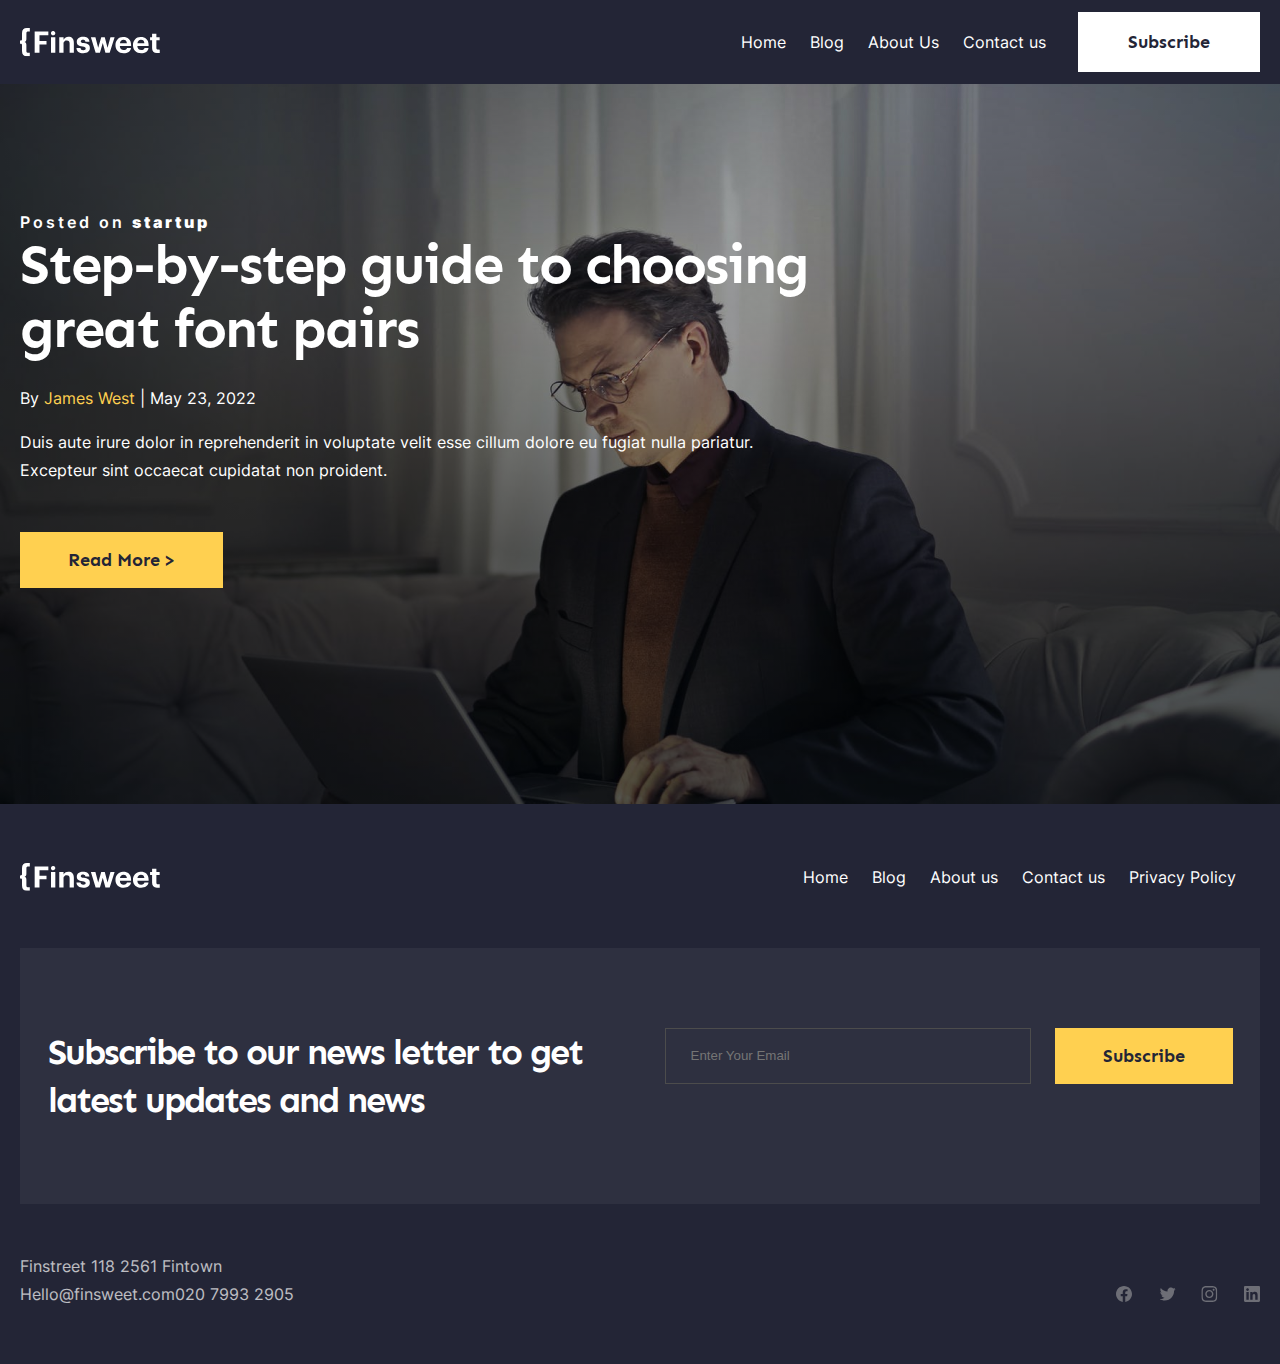
<file: index.html>
<!DOCTYPE html>
<html lang="en">

<head>
  <meta charset="UTF-8">
  <meta name="viewport" content="width=device-width, initial-scale=1.0">
  <link rel="stylesheet" href="./css/main.css">
  <title>Document</title>
</head>

<body>
  <header class="main-header">
    <div class="container main-header__container">
      <div class="main-header__nav-blok">
        <nav class="main-header__nav">
          <ul class="main-header__list">
            <li class="main-header__item">
              <a href="home.html" class="main-header__link">Home</a>
            </li>
            <li class="main-header__item">
              <a href="blog.html" class="main-header__link">Blog</a>
            </li>
            <li class="main-header__item">
              <a href="about-us.html" class="main-header__link">About Us</a>
            </li>
            <li class="main-header__item">
              <a href="contact.html" class="main-header__link">Contact us</a>
            </li>
          </ul>
        </nav>
        <div class="main-header__btn-blok">
          <button class="main-header__btn">Subscribe</button>
        </div>
      </div>
    </div>
  </header>
  <main>
    <section id="font-main">
      <div class="container font-main__container">
        <div class="font-main__blok">
          <span class="font-main__span-box">Posted on <span class="font-main__span">startup</span></span>
          <h1 class="font-main__title">
            Step-by-step guide to choosing great font pairs
          </h1>
          <p class="font-main__age">
            By <span class="font-main__age-span">James West</span> | May 23, 2022
          </p>
          <p class="font-main__text">
            Duis aute irure dolor in reprehenderit in voluptate velit esse cillum dolore
            eu fugiat nulla pariatur. Excepteur sint occaecat cupidatat non proident.
          </p>
          <div class="font-main__btn-box">
            <button class="font-main__btn">
              Read More >
            </button>
          </div>
        </div>
      </div>
    </section>
  </main>
  <footer class="leg-home">
    <div class="container">
      <div class="leg-home__container">
        <nav class="leg-home__nav">
          <ul class="leg-home__list">
            <li class="leg-home__item">
              <a class="leg-home__link" href="home.html">Home</a>
            </li>
            <li class="leg-home__item">
              <a class="leg-home__link" href="blog.html">Blog</a>
            </li>
            <li class="leg-home__item">
              <a class="leg-home__link" href="about-us.html">About us</a>
            </li>
            <li class="leg-home__item">
              <a class="leg-home__link" href="contact.html">Contact us</a>
            </li>
            <li class="leg-home__item">
              <a class="leg-home__link" href="prvacy-policy.html">Privacy Policy</a>
            </li>
          </ul>
        </nav>
        <div class="leg-home__blok">
          <h2 class="leg-home__title">
            Subscribe to our news letter to get latest updates and news
          </h2>
          <div class="leg-home__box">
            <div class="leg-home__form">
              <form action="#">
                <div>
                  <div class="leg-home__input--blok">
                    <input class="leg-home__input" type="text" placeholder="Enter Your Email">
                  </div>
                </div>
              </form>
            </div>
            <div>
              <button class="leg-home__btn">
                Subscribe
              </button>
            </div>
          </div>
        </div>
        <p class="leg-home__text">
          Finstreet 118 2561 Fintown
        </p>
        <ul class="leg-home__list--email">
          <li>
            <a class="leg-home__link--email" href="Email:Hello@finsweet.com">Hello@finsweet.com</a>
          </li>
          <li class="leg-home__item--media">
            <a class="leg-home__link--email" href="tel: 020 7993 2905"> 020 7993 2905</a>
          </li>
        </ul>
      </div>
    </div>
  </footer>
</body>

</html>
</file>
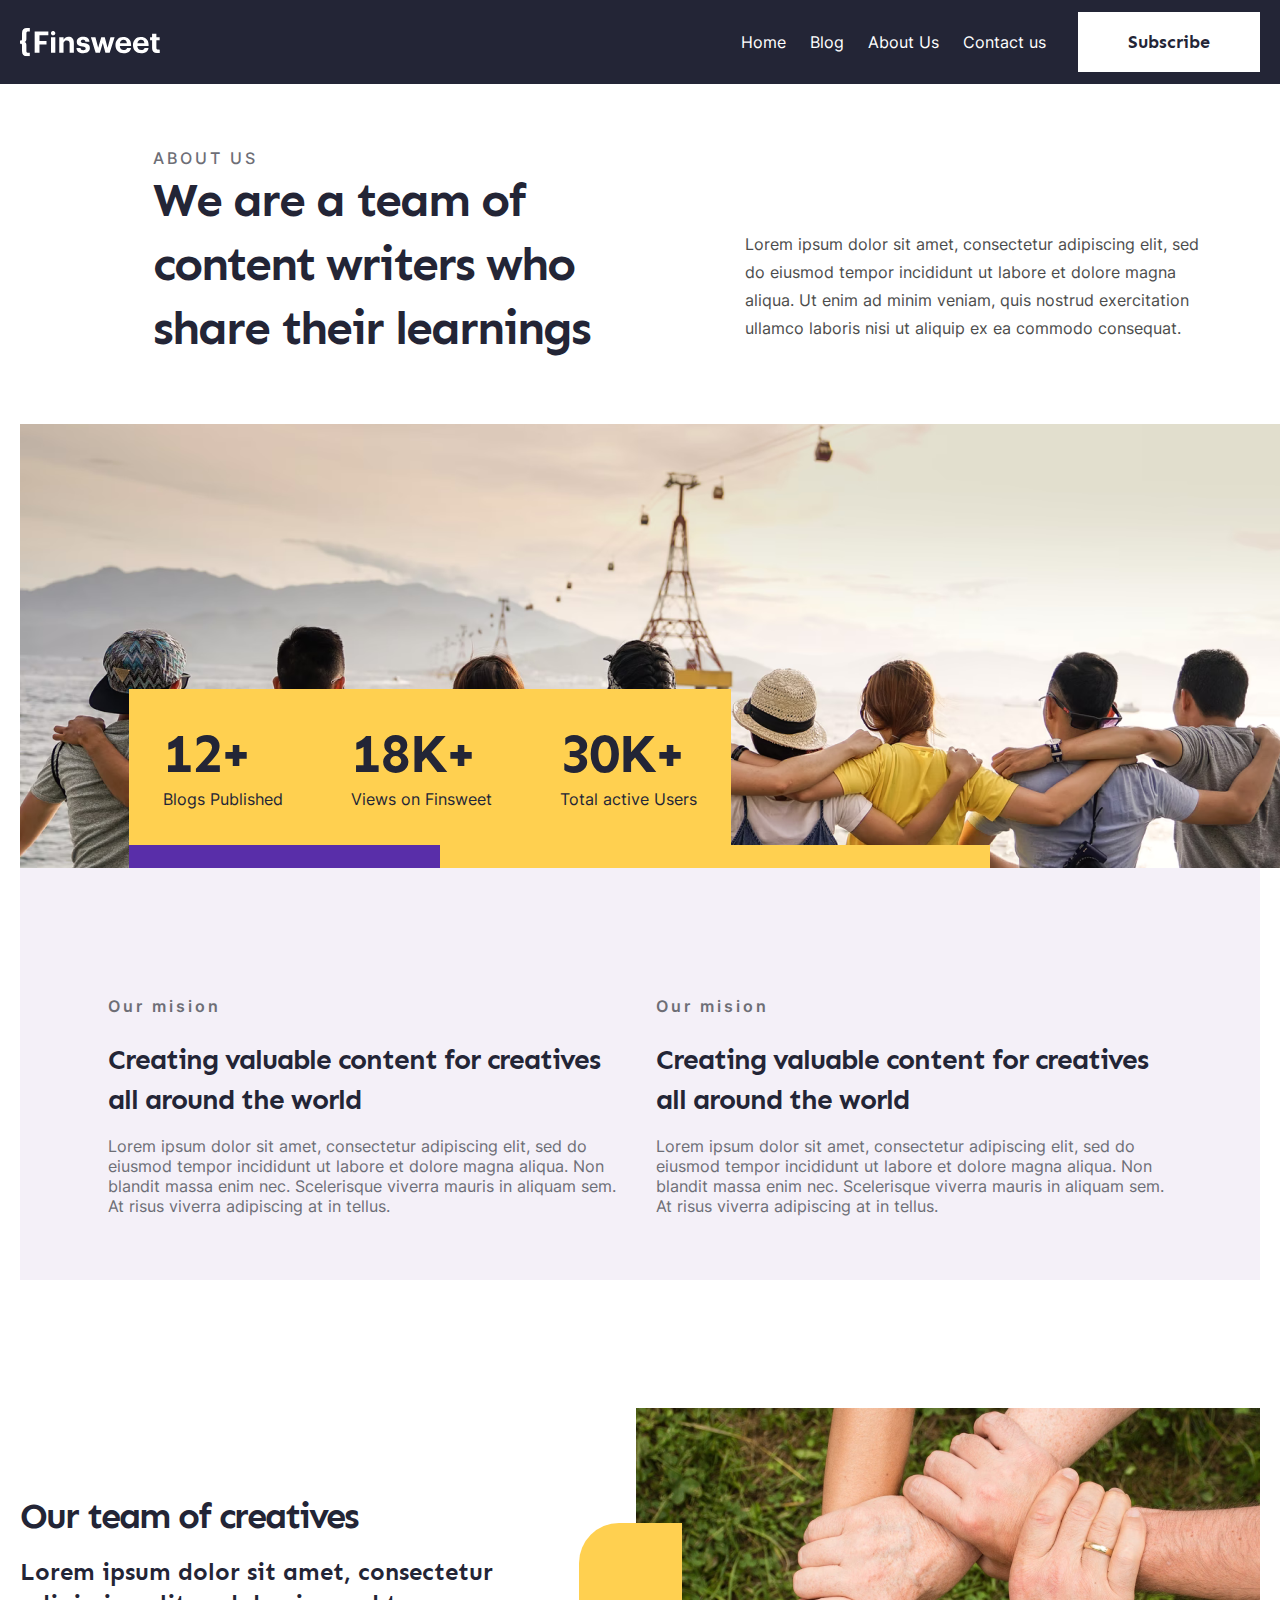
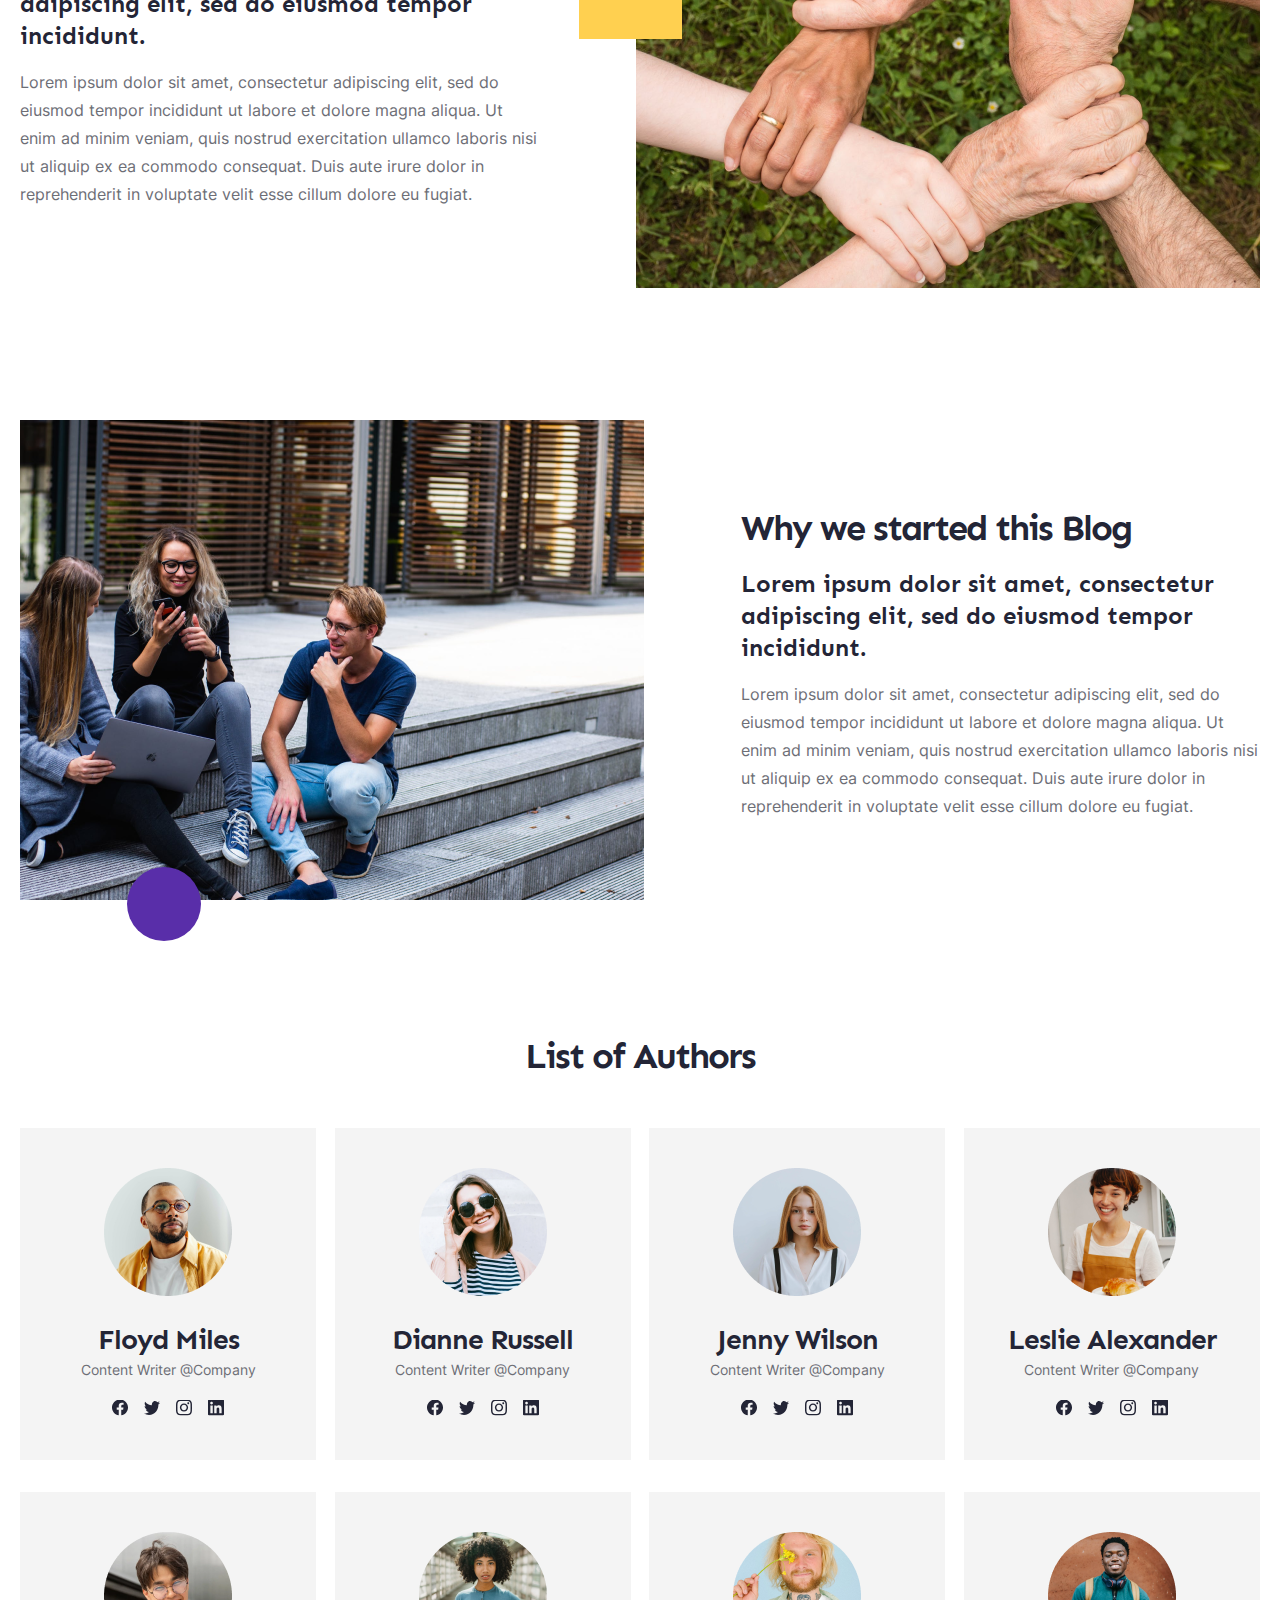
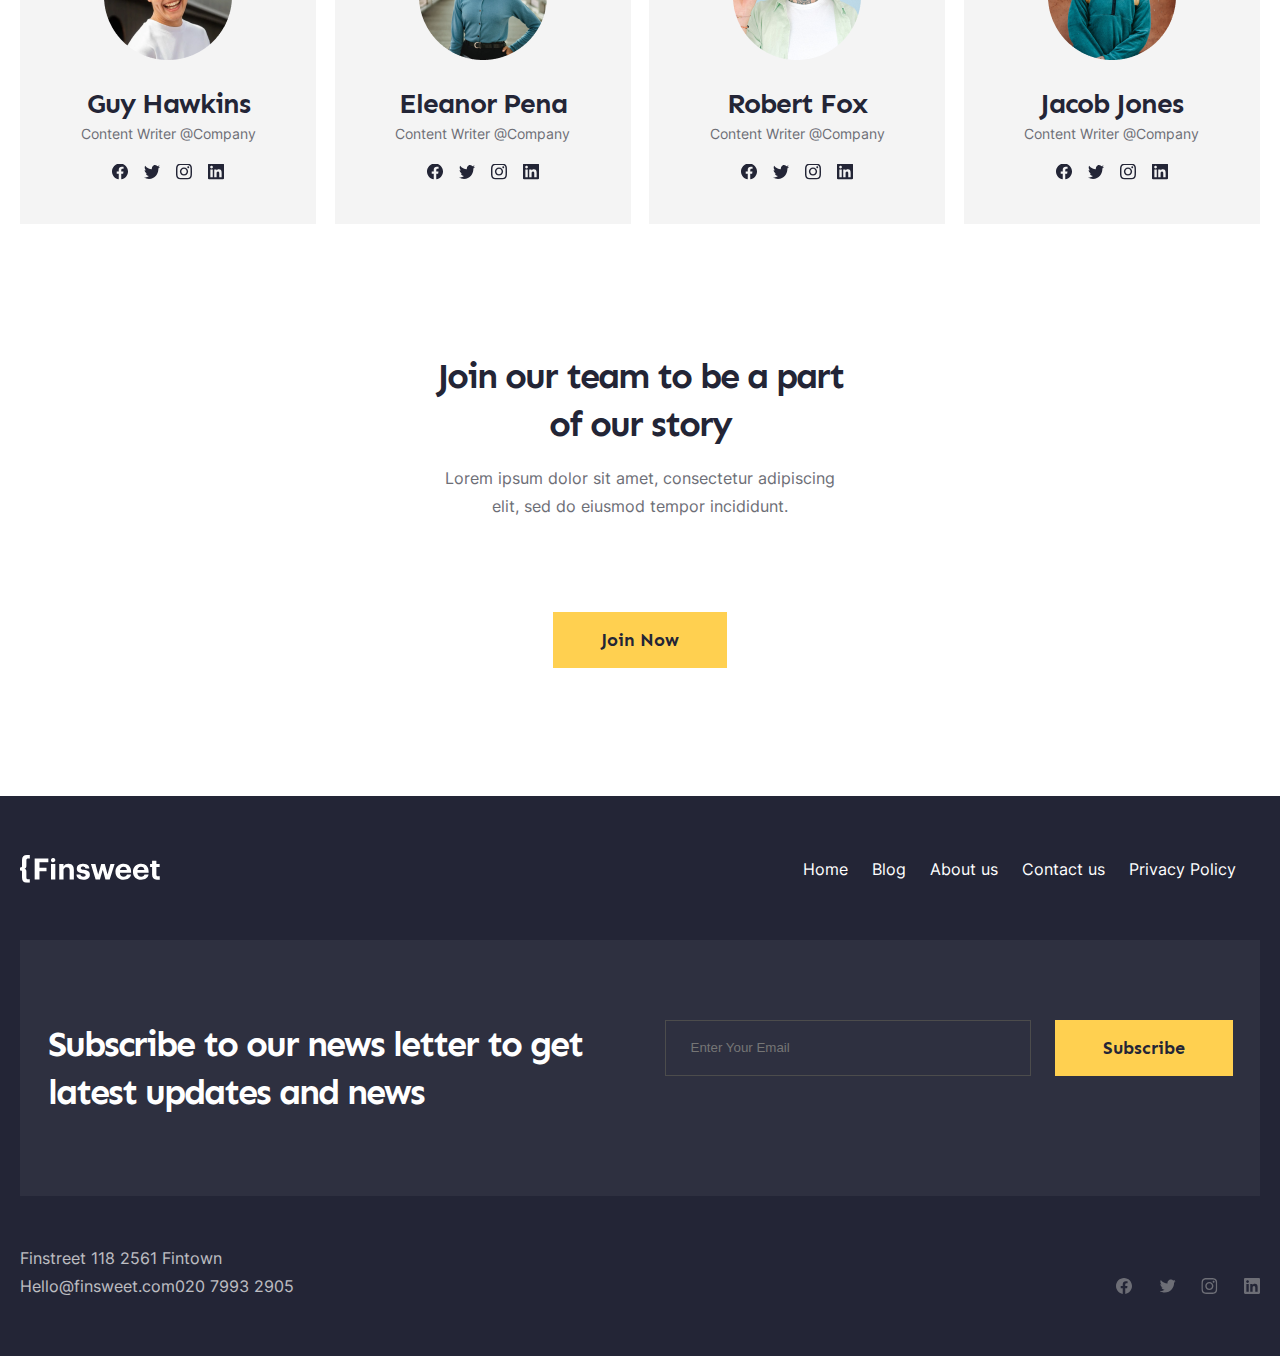
<file: about-us.html>
<!DOCTYPE html>
<html lang="en">

<head>
    <meta charset="UTF-8">
    <meta name="viewport" content="width=device-width, initial-scale=1.0">
    <link rel="stylesheet" href="./css/main.css">
    <title>Document</title>
</head>

<body>
    <header class="main-header">
      <div class="container main-header__container">
        <div class="main-header__nav-blok">
          <nav class="main-header__nav">
            <ul class="main-header__list">
              <li class="main-header__item">
                <a href="home.html" class="main-header__link">Home</a>
              </li>
              <li class="main-header__item">
                <a href="blog.html" class="main-header__link">Blog</a>
              </li>
              <li class="main-header__item">
                <a href="about-us.html" class="main-header__link">About Us</a>
              </li>
              <li class="main-header__item">
                <a href="contact.html" class="main-header__link">Contact us</a>
              </li>
            </ul>
          </nav>
          <div class="main-header__btn-blok">
            <button class="main-header__btn">Subscribe</button>
          </div>
        </div>
      </div>
    </header>
    <main>
        <section id="about-us__main">
            <div class="container about-us__container">
                <div class="about-us__team">
                    <div class="about-us__team--box">
                        <span class="about-us__team--span">ABOUT US</span>
                        <h2 class="about-us__team--title">
                            We are a team of content writers who share their learnings
                        </h2>
                    </div>
                    <p class="about-us__team--text">
                        Lorem ipsum dolor sit amet, consectetur adipiscing elit, sed do eiusmod tempor incididunt ut
                        labore et dolore magna aliqua. Ut enim ad minim veniam, quis nostrud exercitation ullamco
                        laboris nisi ut aliquip ex ea commodo consequat.
                    </p>
                </div>
                <div class="about-us__users">
                    <div class="about-us__users--box__img">
                        <img class="about-us__users--img" src="./images/about-us__main--images.png"
                            alt="About us main images">
                    </div>
                    <div class="about-us__users--quantity">
                        <div class="about-us__main--box">
                            <h3 class="about-us__users--title">
                                12+
                            </h3>
                            <p class="about-us__users--text">
                                Blogs Published
                            </p>
                        </div>
                        <div class="about-us__main--box">
                            <h3 class="about-us__users--title">
                                18K+
                            </h3>
                            <p class="about-us__users--text">
                                Views on Finsweet
                            </p>
                        </div>
                        <div class="about-us__main--box">
                            <h3 class="about-us__users--title">
                                30K+
                            </h3>
                            <p class="about-us__users--text">
                                Total active Users
                            </p>
                        </div>
                    </div>
                    <span class="about-us__users--line"></span>
                    <span class="about-us__users--line__sub"></span>
                </div>
                <div class="about-us__main about-us__commentary--blok">
                    <div class="about-us__commentary--box">
                        <span class="about-us__commentary--span">Our mision</span>
                        <h2 class="about-us__commentary--title">
                            Creating valuable content for creatives all around the world
                        </h2>
                        <p class="about-us__commentary--text">
                            Lorem ipsum dolor sit amet, consectetur adipiscing elit, sed do eiusmod tempor incididunt ut
                            labore et dolore magna aliqua. Non blandit massa enim nec. Scelerisque viverra mauris in
                            aliquam
                            sem. At risus viverra adipiscing at in tellus.
                        </p>
                    </div>
                    <div class="about-us__commentary--box">
                        <span class="about-us__commentary--span">Our mision</span>
                        <h2 class="about-us__commentary--title">
                            Creating valuable content for creatives all around the world
                        </h2>
                        <p class="about-us__commentary--text">
                            Lorem ipsum dolor sit amet, consectetur adipiscing elit, sed do eiusmod tempor incididunt ut
                            labore et dolore magna aliqua. Non blandit massa enim nec. Scelerisque viverra mauris in
                            aliquam
                            sem. At risus viverra adipiscing at in tellus.
                        </p>
                    </div>
                </div>
            </div>
        </section>
        <section id="creatives">
            <div class="container">
                <div class="creatives-blok">
                    <div class="creatives-box">
                        <h2 class="creatives-title">
                            Our team of creatives
                        </h2>
                        <h3 class="creatives-secondary__title">
                            Lorem ipsum dolor sit amet, consectetur adipiscing elit, sed do eiusmod tempor incididunt.
                        </h3>
                        <p class="creatives-text">
                            Lorem ipsum dolor sit amet, consectetur adipiscing elit, sed do eiusmod tempor incididunt ut
                            labore et dolore magna aliqua. Ut enim ad minim veniam, quis nostrud exercitation ullamco
                            laboris nisi ut aliquip ex ea commodo consequat. Duis aute irure dolor in reprehenderit in
                            voluptate velit esse cillum dolore eu fugiat.
                        </p>
                    </div>
                    <div class="creatives-img__blok">
                        <img class="creatives-img" src="./images/creatives.png" alt="Creatives">
                    </div>
                </div>
            </div>
        </section>
        <section id="cause">
            <div class="container">
                <div class="creatives-cause">
                    <div class="creatives-box">
                        <h2 class="creatives-title">
                            Why we started this Blog
                        </h2>
                        <h3 class="creatives-secondary__title">
                            Lorem ipsum dolor sit amet, consectetur adipiscing elit, sed do eiusmod tempor incididunt.
                        </h3>
                        <p class="creatives-text">
                            Lorem ipsum dolor sit amet, consectetur adipiscing elit, sed do eiusmod tempor incididunt ut
                            labore et dolore magna aliqua. Ut enim ad minim veniam, quis nostrud exercitation ullamco
                            laboris nisi ut aliquip ex ea commodo consequat. Duis aute irure dolor in reprehenderit in
                            voluptate velit esse cillum dolore eu fugiat.
                        </p>
                    </div>
                    <div class="cause-img__blok">
                        <img class="creatives-img" src="./images/cause.png" alt="Cause">
                    </div>
                </div>
            </div>
        </section>
        <section id="list-authors">
            <div class="container">
                <div class="list-authors-blok">
                    <h2 class="authors-title">
                        List of Authors
                    </h2>
                    <ul class="authors-card__list">
                        <li class="authors-card__item list-authors__item">
                            <div class="authors-card__img">
                                <img src="./images/FloydMiles.png" alt="Floyd Miles">
                            </div>
                            <h3 class="authors-card__title">
                                Floyd Miles
                            </h3>
                            <p class="authors-card__text">Content Writer @Company</p>
                        </li>
                        <li class="authors-card__item list-authors__item">
                            <div class="authors-card__img">
                                <img src="./images/DianneRussell.png" alt="Dianne Russell">
                            </div>
                            <h3 class="authors-card__title">
                                Dianne Russell
                            </h3>
                            <p class="authors-card__text">Content Writer @Company</p>
                        </li>
                        <li class="authors-card__item list-authors__item">
                            <div class="authors-card__img">
                                <img src="./images/JennyWilson.png" alt="Jenny Wilson">
                            </div>
                            <h3 class="authors-card__title">
                                Jenny Wilson
                            </h3>
                            <p class="authors-card__text">Content Writer @Company</p>
                        </li>
                        <li class="authors-card__item list-authors__item">
                            <div class="authors-card__img">
                                <img src="./images/LeslieAlexander.png" alt="Leslie Alexander">
                            </div>
                            <h3 class="authors-card__title">
                                Leslie Alexander
                            </h3>
                            <p class="authors-card__text">Content Writer @Company</p>
                        </li>
                        <li class="authors-card__item list-authors__item">
                            <div class="authors-card__img">
                                <img src="./images/GuyHawkins.png" alt="Guy Hawkins">
                            </div>
                            <h3 class="authors-card__title">
                                Guy Hawkins
                            </h3>
                            <p class="authors-card__text">Content Writer @Company</p>
                        </li>
                        <li class="authors-card__item list-authors__item">
                            <div class="authors-card__img">
                                <img src="./images/EleanorPena.png" alt="Eleanor Pena">
                            </div>
                            <h3 class="authors-card__title">
                                Eleanor Pena
                            </h3>
                            <p class="authors-card__text">Content Writer @Company</p>
                        </li>
                        <li class="authors-card__item list-authors__item">
                            <div class="authors-card__img">
                                <img src="./images/RobertFox.png" alt="Robert Fox">
                            </div>
                            <h3 class="authors-card__title">
                                Robert Fox
                            </h3>
                            <p class="authors-card__text">Content Writer @Company</p>
                        </li>
                        <li class="authors-card__item list-authors__item">
                            <div class="authors-card__img">
                                <img src="./images/JacobJones.png" alt="Jacob Jones">
                            </div>
                            <h3 class="authors-card__title">
                                Jacob Jones
                            </h3>
                            <p class="authors-card__text">Content Writer @Company</p>
                        </li>
                    </ul>
                </div>
            </div>
        </section>
        <section id="about-us__team">
            <div class="container">
                <div class="team-container">
                    <h2 class="team-title">
                        Join our team to be a part of our story
                    </h2>
                    <p class="team-text">
                        Lorem ipsum dolor sit amet, consectetur adipiscing elit, sed do eiusmod tempor incididunt.
                    </p>
                    <div>
                        <button class="team-btm">
                            Join Now
                        </button>
                    </div>
                </div>
            </div>
        </section>
    </main>
    <footer class="leg-home">
      <div class="container">
        <div class="leg-home__container">
          <nav class="leg-home__nav">
            <ul class="leg-home__list">
              <li class="leg-home__item">
                <a class="leg-home__link" href="home.html">Home</a>
              </li>
              <li class="leg-home__item">
                <a class="leg-home__link" href="blog.html">Blog</a>
              </li>
              <li class="leg-home__item">
                <a class="leg-home__link" href="about-us.html">About us</a>
              </li>
              <li class="leg-home__item">
                <a class="leg-home__link" href="contact.html">Contact us</a>
              </li>
              <li class="leg-home__item">
                <a class="leg-home__link" href="prvacy-policy.html">Privacy Policy</a>
              </li>
            </ul>
          </nav>
          <div class="leg-home__blok">
            <h2 class="leg-home__title">
              Subscribe to our news letter to get latest updates and news
            </h2>
            <div class="leg-home__box">
              <div class="leg-home__form">
                <form action="#">
                  <div>
                    <div class="leg-home__input--blok">
                      <input class="leg-home__input" type="text" placeholder="Enter Your Email">
                    </div>
                  </div>
                </form>
              </div>
              <div>
                <button class="leg-home__btn">
                  Subscribe
                </button>
              </div>
            </div>
          </div>
          <p class="leg-home__text">
            Finstreet 118 2561 Fintown
          </p>
          <ul class="leg-home__list--email">
            <li>
              <a class="leg-home__link--email" href="Email:Hello@finsweet.com">Hello@finsweet.com</a>
            </li>
            <li class="leg-home__item--media">
              <a class="leg-home__link--email" href="tel: 020 7993 2905"> 020 7993 2905</a>
            </li>
          </ul>
        </div>
      </div>
    </footer>
</body>

</html>
</file>
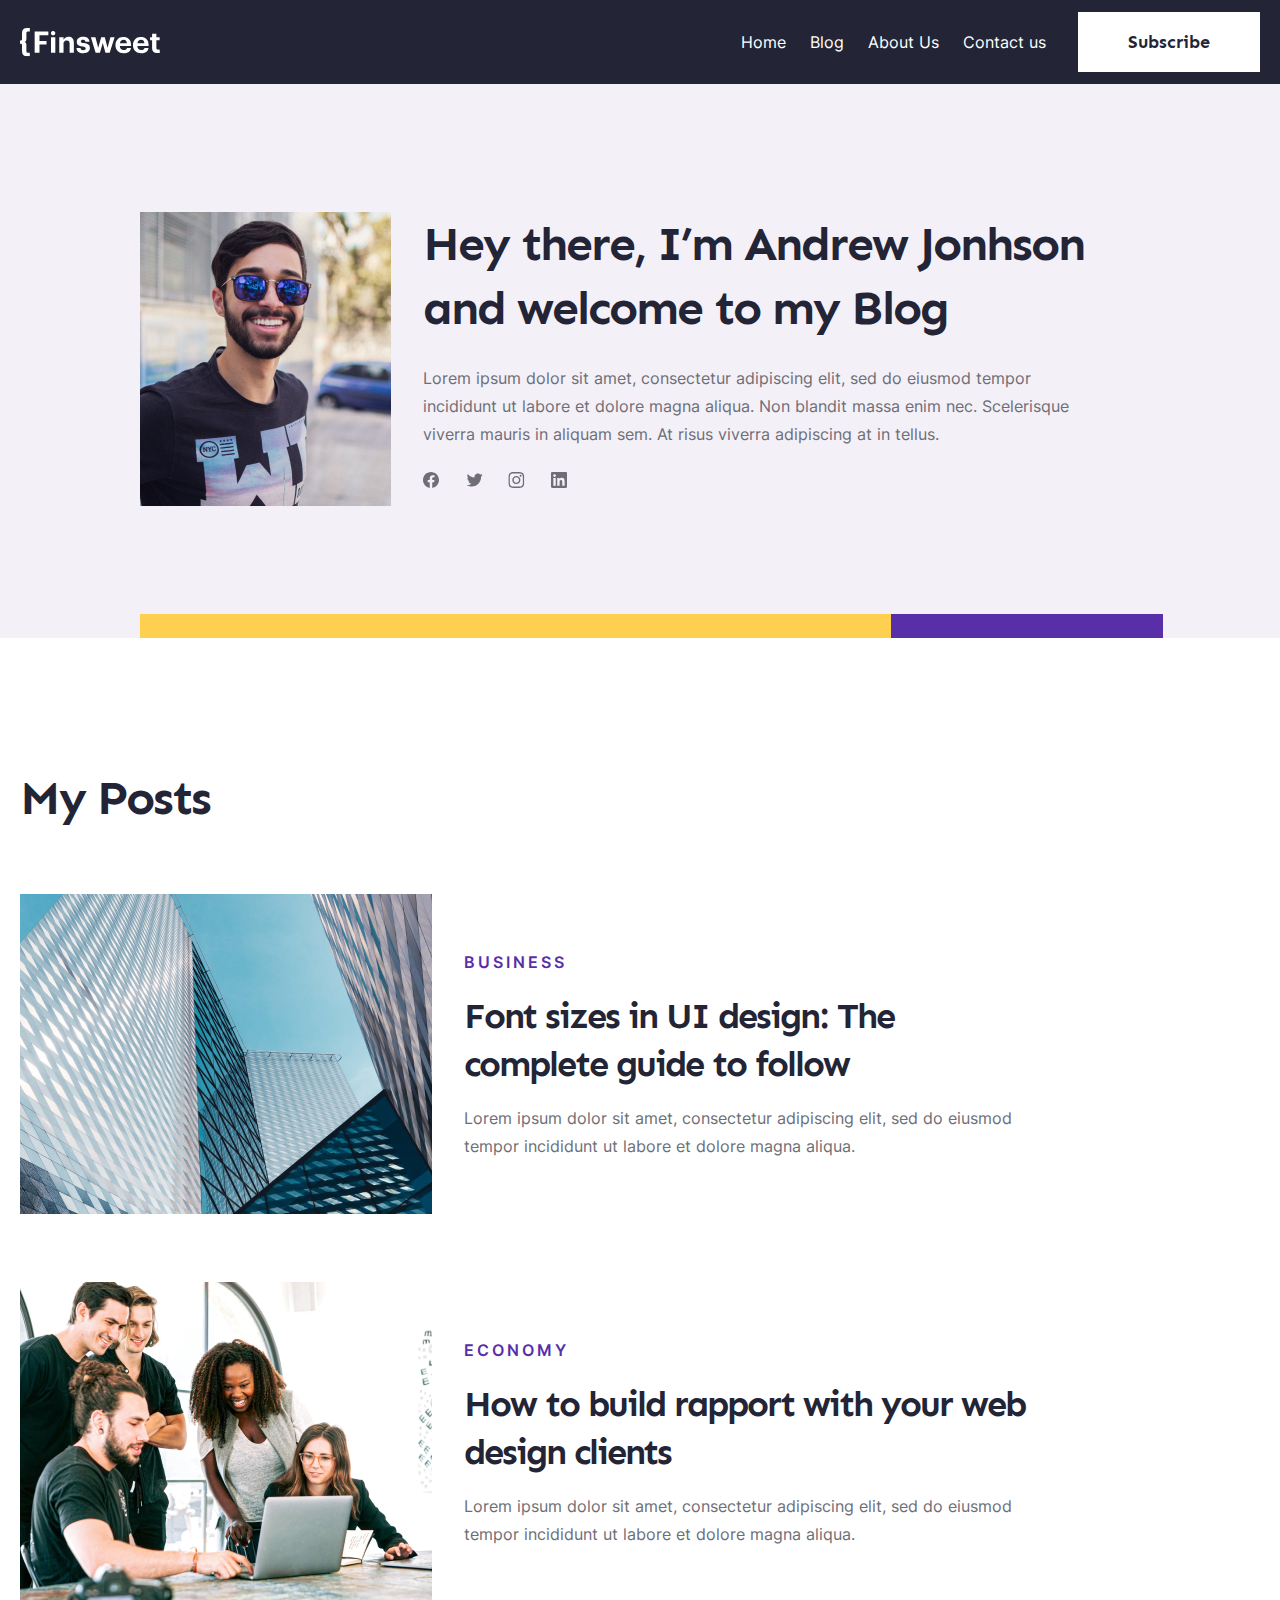
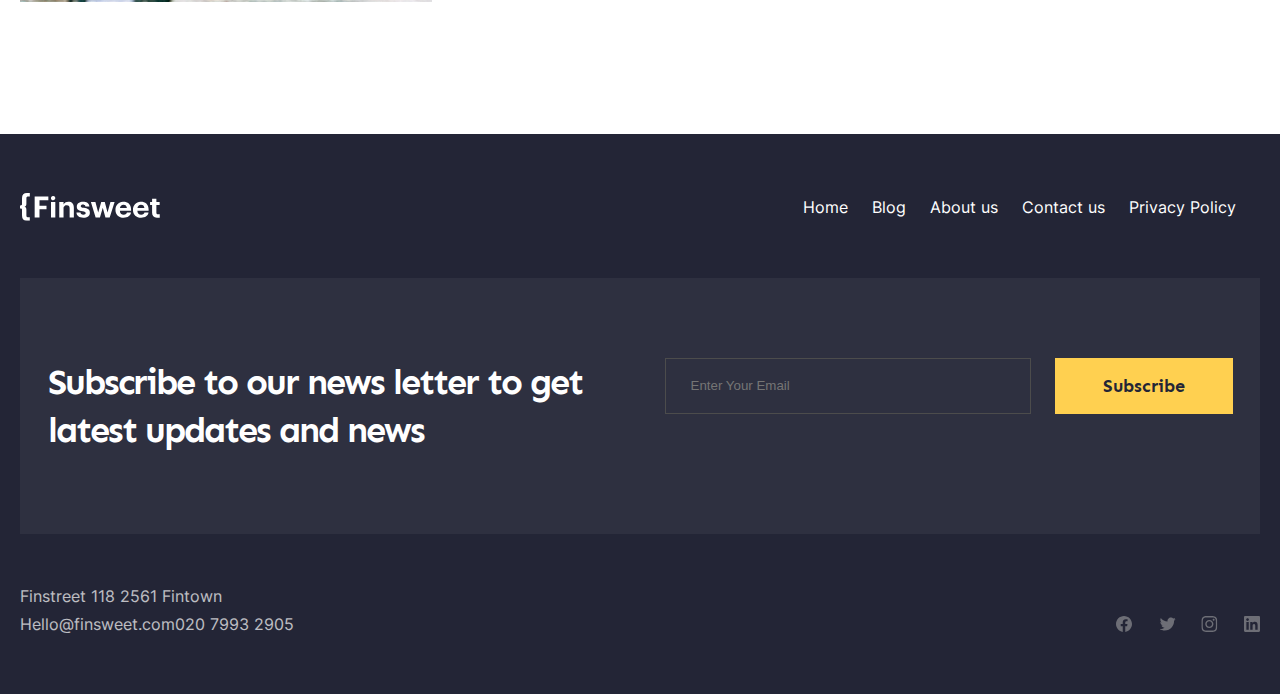
<file: author.html>
<!DOCTYPE html>
<html lang="en">

<head>
  <meta charset="UTF-8">
  <meta name="viewport" content="width=device-width, initial-scale=1.0">
  <link rel="stylesheet" href="./css/main.css">
  <title>Document</title>
</head>

<body>
  <header class="main-header">
    <div class="container main-header__container">
      <div class="main-header__nav-blok">
        <nav class="main-header__nav">
          <ul class="main-header__list">
            <li class="main-header__item">
              <a href="home.html" class="main-header__link">Home</a>
            </li>
            <li class="main-header__item">
              <a href="blog.html" class="main-header__link">Blog</a>
            </li>
            <li class="main-header__item">
              <a href="about-us.html" class="main-header__link">About Us</a>
            </li>
            <li class="main-header__item">
              <a href="contact.html" class="main-header__link">Contact us</a>
            </li>
          </ul>
        </nav>
        <div class="main-header__btn-blok">
          <button class="main-header__btn">Subscribe</button>
        </div>
      </div>
    </div>
  </header>
  <main>
    <section id="blogger">
      <div class="container blogger-container">
        <div class="blogger-box">
          <div class="blogger-img__box">
            <img src="./images/blogger.png" alt="Blogger" class="blogger-img">
          </div>
          <div class="blogger-content">
            <h2 class="blogger-title">
              Hey there, I’m Andrew Jonhson and welcome to my Blog
            </h2>
            <p class="blogger-text">
              Lorem ipsum dolor sit amet, consectetur adipiscing elit, sed do eiusmod tempor incididunt ut labore et
              dolore magna aliqua. Non blandit massa enim nec. Scelerisque viverra mauris in aliquam sem. At risus
              viverra
              adipiscing at in tellus.
            </p>
          </div>
          <span class="blogger-line"></span>
          <span class="blogger-line__second"></span>
        </div>
      </div>
    </section>
    <section id="my-posts">
      <div class="container">
        <h2 class="my-posts__title">
          My Posts
        </h2>
        <div class="my-posts__blok">
          <div class="my-posts__img--blok">
            <img src="./images/building.png" alt="building" class="my-posts__img">
          </div>
          <div class="my-posts__content">
            <p class="my-posts__link">
              BUSINESS
            </p>
            <h3 class="my-posts__second--title">
              Font sizes in UI design: The complete guide to follow
            </h3>
            <p class="my-posts__text">
              Lorem ipsum dolor sit amet, consectetur adipiscing elit, sed do eiusmod tempor incididunt ut labore et
              dolore magna aliqua.
            </p>
          </div>
        </div>
        <div class="my-posts__blok">
          <div class="my-posts__img--blok">
            <img src="./images/five-people-communicate.png" 
            alt="five-people-communicate" class="my-posts__img">
          </div>
          <div class="my-posts__content">
            <p class="my-posts__link">
              ECONOMY
            </p>
            <h3 class="my-posts__second--title">
              How to build rapport with your web design clients
            </h3>
            <p class="my-posts__text">
              Lorem ipsum dolor sit amet, consectetur adipiscing elit, sed do eiusmod tempor incididunt ut labore et
              dolore magna aliqua.
            </p>
          </div>
        </div>
      </div>
    </section>
  </main>
  <footer class="leg-home">
    <div class="container">
      <div class="leg-home__container">
        <nav class="leg-home__nav">
          <ul class="leg-home__list">
            <li class="leg-home__item">
              <a class="leg-home__link" href="home.html">Home</a>
            </li>
            <li class="leg-home__item">
              <a class="leg-home__link" href="blog.html">Blog</a>
            </li>
            <li class="leg-home__item">
              <a class="leg-home__link" href="about-us.html">About us</a>
            </li>
            <li class="leg-home__item">
              <a class="leg-home__link" href="contact.html">Contact us</a>
            </li>
            <li class="leg-home__item">
              <a class="leg-home__link" href="prvacy-policy.html">Privacy Policy</a>
            </li>
          </ul>
        </nav>
        <div class="leg-home__blok">
          <h2 class="leg-home__title">
            Subscribe to our news letter to get latest updates and news
          </h2>
          <div class="leg-home__box">
            <div class="leg-home__form">
              <form action="#">
                <div>
                  <div class="leg-home__input--blok">
                    <input class="leg-home__input" type="text" placeholder="Enter Your Email">
                  </div>
                </div>
              </form>
            </div>
            <div>
              <button class="leg-home__btn">
                Subscribe
              </button>
            </div>
          </div>
        </div>
        <p class="leg-home__text">
          Finstreet 118 2561 Fintown
        </p>
        <ul class="leg-home__list--email">
          <li>
            <a class="leg-home__link--email" href="Email:Hello@finsweet.com">Hello@finsweet.com</a>
          </li>
          <li class="leg-home__item--media">
            <a class="leg-home__link--email" href="tel: 020 7993 2905"> 020 7993 2905</a>
          </li>
        </ul>
      </div>
    </div>
  </footer>
</body>

</html>
</file>
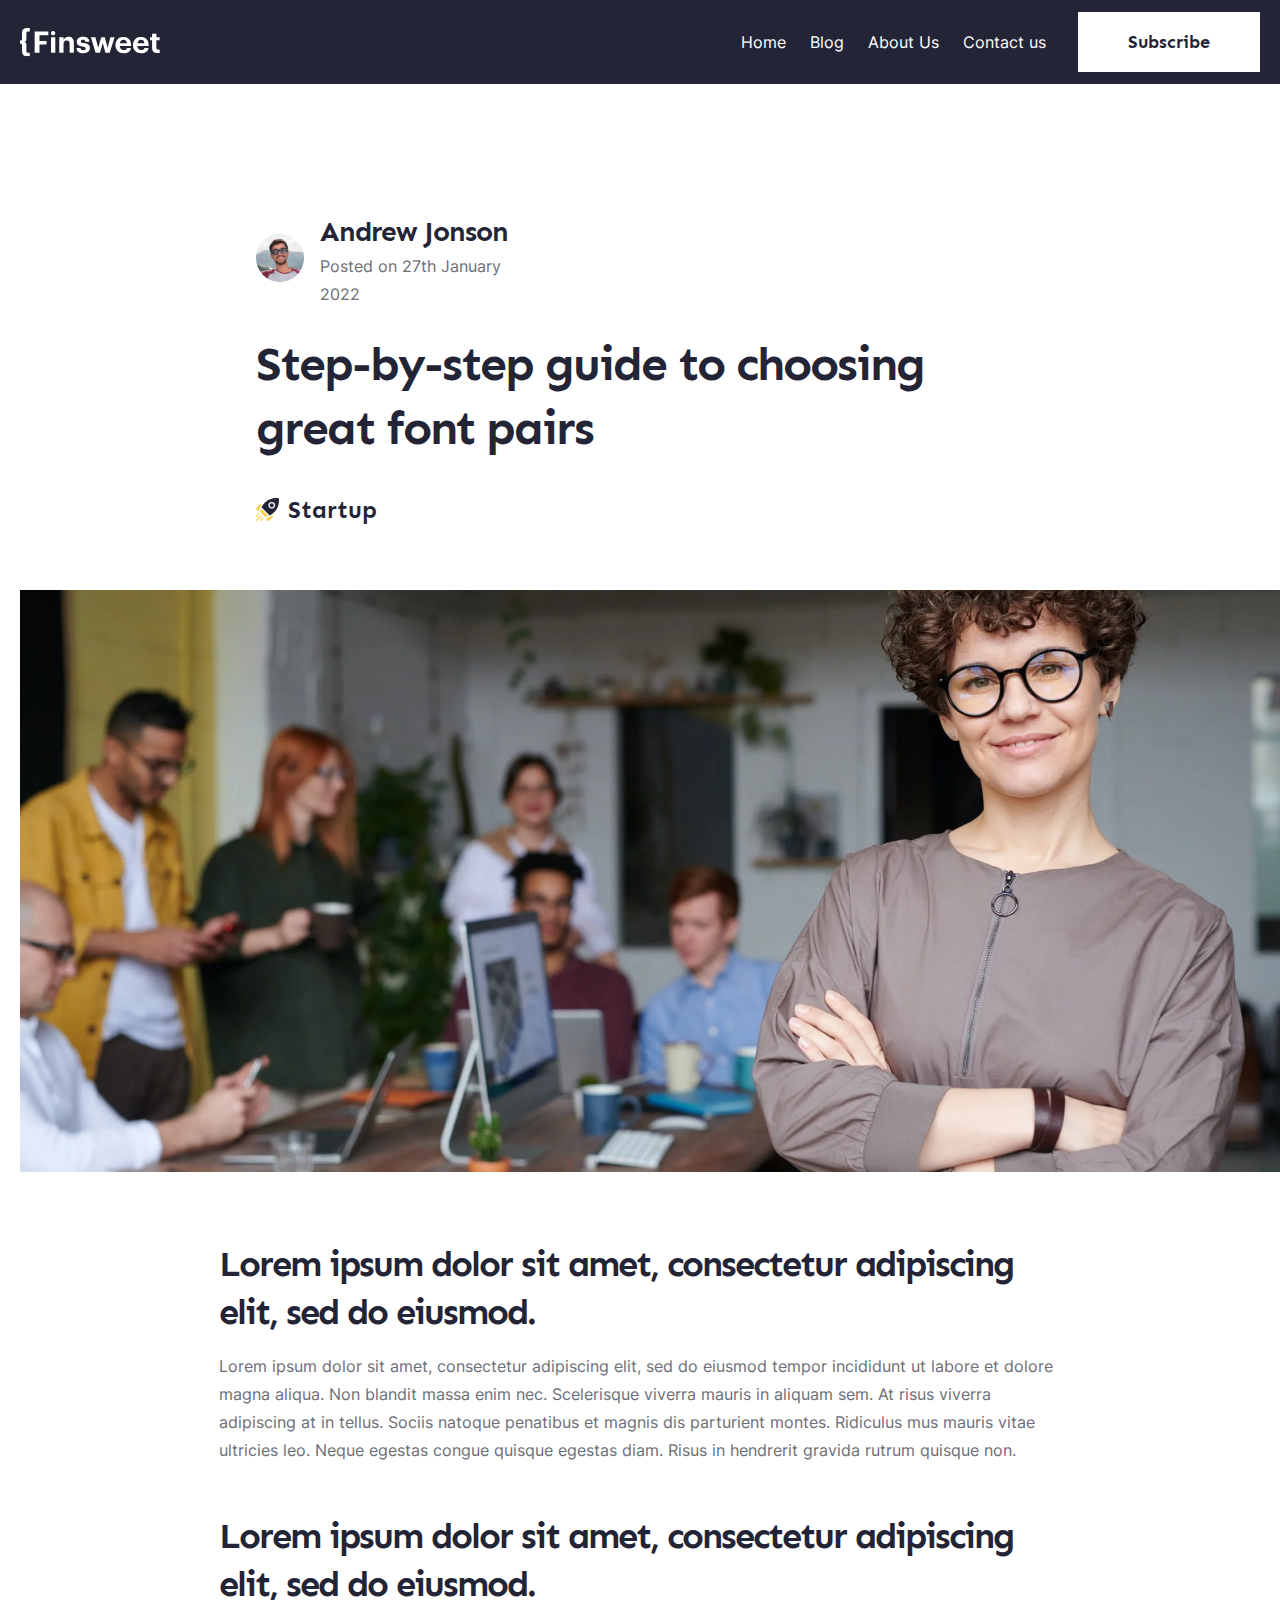
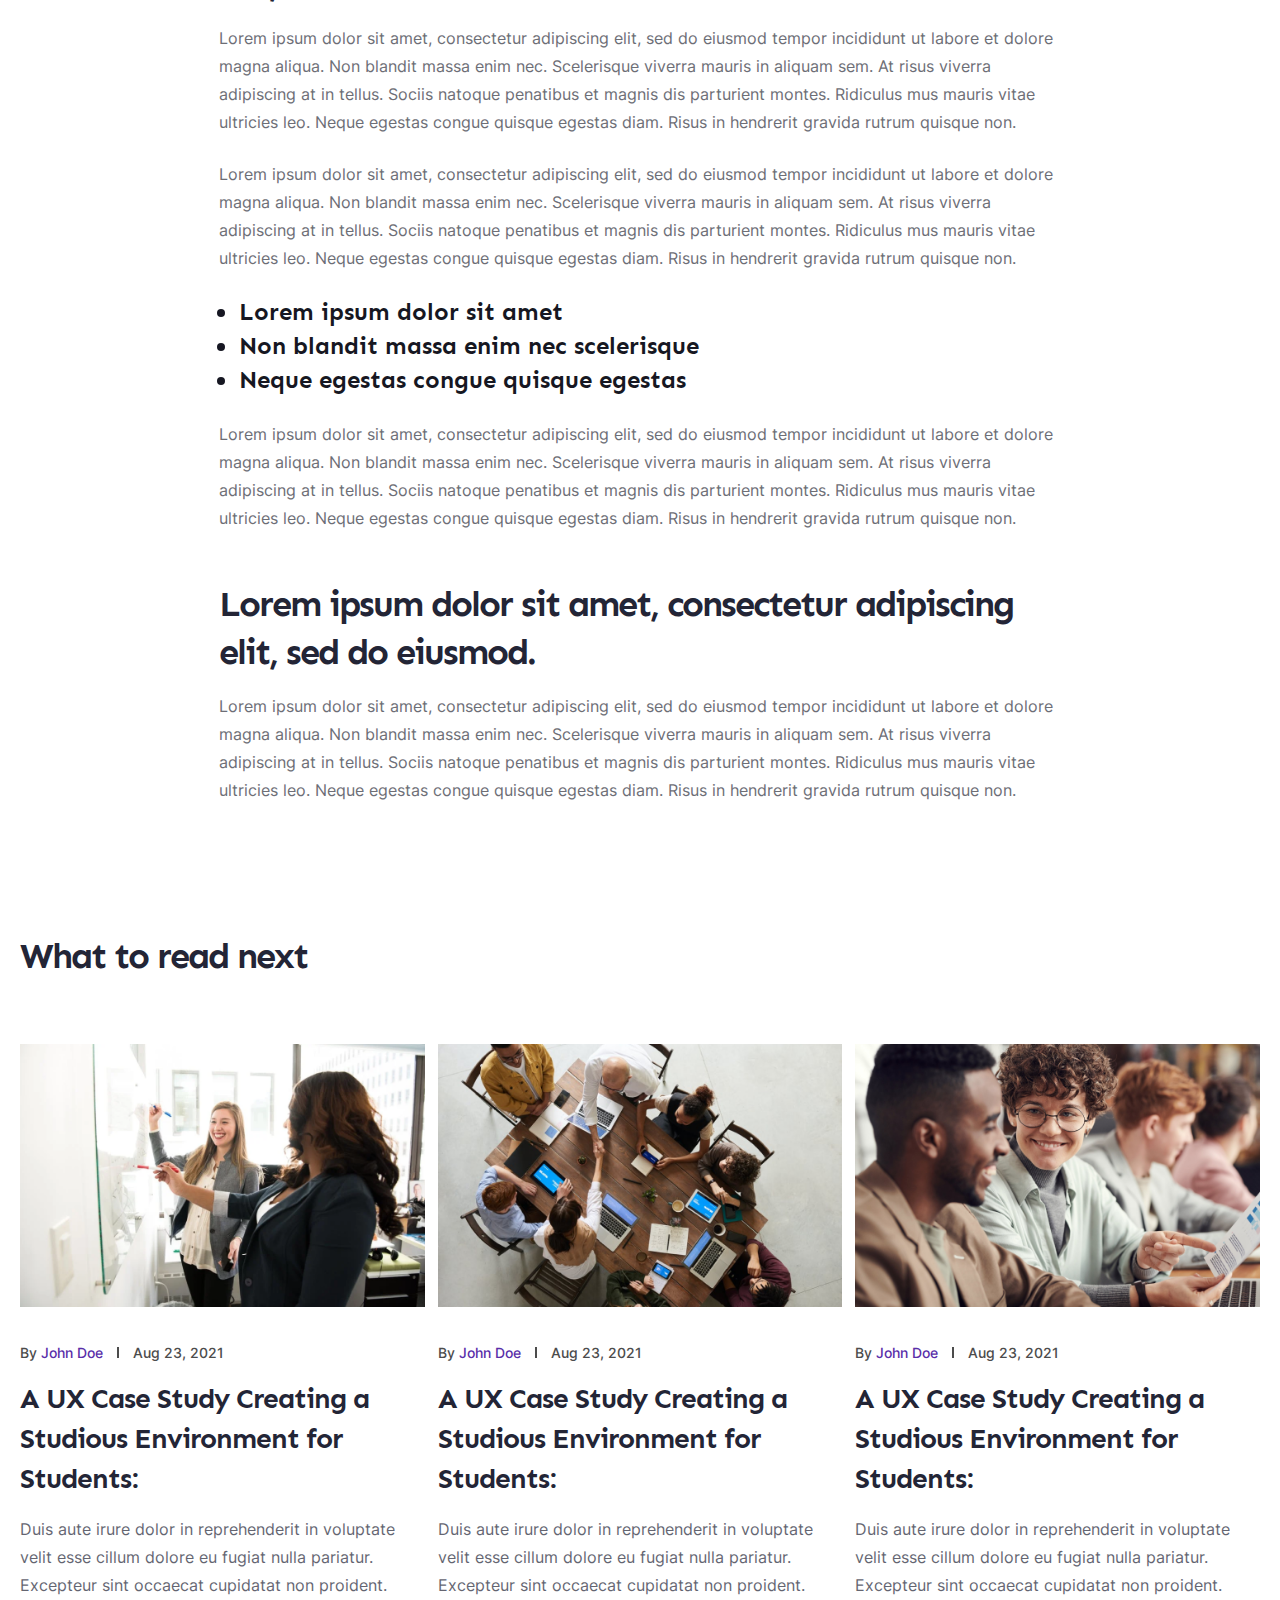
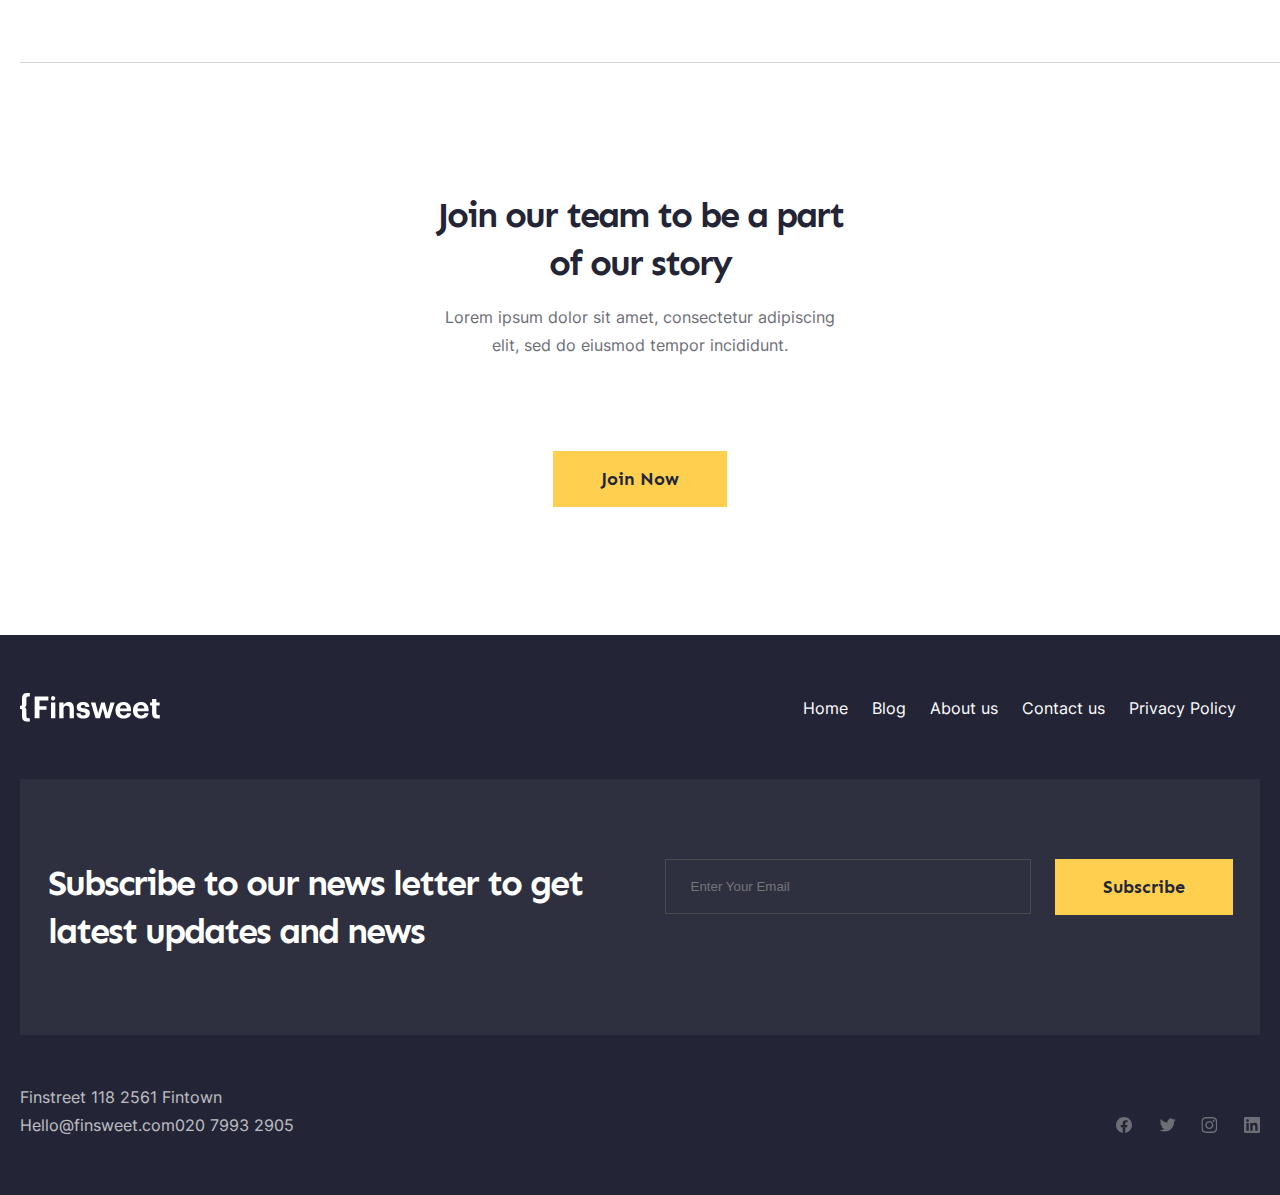
<file: blog-post.html>
<!DOCTYPE html>
<html lang="en">

<head>
    <meta charset="UTF-8">
    <meta name="viewport" content="width=device-width, initial-scale=1.0">
    <link rel="stylesheet" href="./css/main.css">
    <title>Document</title>
</head>

<body>
    <header class="main-header">
      <div class="container main-header__container">
        <div class="main-header__nav-blok">
          <nav class="main-header__nav">
            <ul class="main-header__list">
              <li class="main-header__item">
                <a href="home.html" class="main-header__link">Home</a>
              </li>
              <li class="main-header__item">
                <a href="blog.html" class="main-header__link">Blog</a>
              </li>
              <li class="main-header__item">
                <a href="about-us.html" class="main-header__link">About Us</a>
              </li>
              <li class="main-header__item">
                <a href="contact.html" class="main-header__link">Contact us</a>
              </li>
            </ul>
          </nav>
          <div class="main-header__btn-blok">
            <button class="main-header__btn">Subscribe</button>
          </div>
        </div>
      </div>
    </header>
    <main>
        <section id="blog-post__main">
            <div class="container">
                <div class="blog-post__container">
                    <div class="blog-post__blok">
                        <div class="blog-post__box">
                            <div class="blog-post__blok--img">
                                <img src="./images/JonathanVallem.svg" alt="Jonathan Vallem">
                            </div>
                            <div class="blog-post__age">
                                <h3 class="blog-post__name">
                                    Andrew Jonson
                                </h3>
                                <span class="blog-post__age--box">
                                    Posted on 27th January 2022
                                </span>
                            </div>
                        </div>
                        <h2 class="blog-post__title">
                            Step-by-step guide to choosing great font pairs
                        </h2>
                        <h5 class="blog-post__span">Startup</h5>
                    </div>
                </div>
            </div>
        </section>
        <section id="management">
            <div class="container management-container">
                <div class="management-img__box">
                    <img class="management-img" src="./images/management.png" alt="Management">
                </div>
                <div class="management-content">
                    <h3 class="management-title">
                        Lorem ipsum dolor sit amet, consectetur adipiscing elit, sed do eiusmod.
                    </h3>
                    <p class="management-text">
                        Lorem ipsum dolor sit amet, consectetur adipiscing elit, sed do eiusmod tempor incididunt ut
                        labore et dolore magna aliqua. Non blandit massa enim nec. Scelerisque viverra mauris in aliquam
                        sem. At risus viverra adipiscing at in tellus. Sociis natoque penatibus et magnis dis parturient
                        montes. Ridiculus mus mauris vitae ultricies leo. Neque egestas congue quisque egestas diam.
                        Risus in hendrerit gravida rutrum quisque non.
                    </p>
                    <h3 class="management-title">
                        Lorem ipsum dolor sit amet, consectetur adipiscing elit, sed do eiusmod.
                    </h3>
                    <p class="management-text">
                        Lorem ipsum dolor sit amet, consectetur adipiscing elit, sed do eiusmod tempor incididunt ut
                        labore et dolore magna aliqua. Non blandit massa enim nec. Scelerisque viverra mauris in aliquam
                        sem. At risus viverra adipiscing at in tellus. Sociis natoque penatibus et magnis dis parturient
                        montes. Ridiculus mus mauris vitae ultricies leo. Neque egestas congue quisque egestas diam.
                        Risus in hendrerit gravida rutrum quisque non.
                    </p>
                    <p class="management-text">
                        Lorem ipsum dolor sit amet, consectetur adipiscing elit, sed do eiusmod tempor incididunt ut
                        labore et dolore magna aliqua. Non blandit massa enim nec. Scelerisque viverra mauris in aliquam
                        sem. At risus viverra adipiscing at in tellus. Sociis natoque penatibus et magnis dis parturient
                        montes. Ridiculus mus mauris vitae ultricies leo. Neque egestas congue quisque egestas diam.
                        Risus in hendrerit gravida rutrum quisque non.
                    </p>
                    <ul class="management-list">
                        <li class="management-item">Lorem ipsum dolor sit amet</li>
                        <li class="management-item">Non blandit massa enim nec scelerisque</li>
                        <li class="management-item">Neque egestas congue quisque egestas</li>
                    </ul>
                    <p class="management-text">
                        Lorem ipsum dolor sit amet, consectetur adipiscing elit, sed do eiusmod tempor incididunt ut
                        labore et dolore magna aliqua. Non blandit massa enim nec. Scelerisque viverra mauris in aliquam
                        sem. At risus viverra adipiscing at in tellus. Sociis natoque penatibus et magnis dis parturient
                        montes. Ridiculus mus mauris vitae ultricies leo. Neque egestas congue quisque egestas diam.
                        Risus in hendrerit gravida rutrum quisque non.
                    </p>
                    <h3 class="management-title">
                        Lorem ipsum dolor sit amet, consectetur adipiscing elit, sed do eiusmod.
                    </h3>
                    <p class="management-text">
                        Lorem ipsum dolor sit amet, consectetur adipiscing elit, sed do eiusmod tempor incididunt ut
                        labore et dolore magna aliqua. Non blandit massa enim nec. Scelerisque viverra mauris in aliquam
                        sem. At risus viverra adipiscing at in tellus. Sociis natoque penatibus et magnis dis parturient
                        montes. Ridiculus mus mauris vitae ultricies leo. Neque egestas congue quisque egestas diam.
                        Risus in hendrerit gravida rutrum quisque non.
                    </p>
                </div>
            </div>
        </section>
        <section id="read-next">
            <div class="container read-next__container">
                <h2 class="read-next__title">
                    What to read next
                </h2>
                <div class="read-next__blok">
                    <div class="read-next__box">
                        <div class="read-next__img--box">
                            <img class="read-next__img" src="./images/startup.png" alt="Startup">
                        </div>
                        <div class="read-next__content">
                            <p class="read-next__span">
                                By <a class="read-next__link" href="#">John Doe</a> <span
                                    class="read-next__line"></span>
                                Aug 23, 2021
                            </p>
                            <h3 class="read-next__title--sub">
                                A UX Case Study Creating a Studious Environment for Students:
                            </h3>
                            <p class="read-next__text">
                                Duis aute irure dolor in reprehenderit in voluptate velit esse cillum dolore eu fugiat
                                nulla
                                pariatur. Excepteur sint occaecat cupidatat non proident.
                            </p>
                        </div>
                    </div>
                    <div class="read-next__box">
                        <div class="read-next__img--box">
                            <img class="read-next__img" src="./images/business.png" alt="Startup">
                        </div>
                        <div class="read-next__content">
                            <p class="read-next__span">
                                By <a class="read-next__link" href="#">John Doe</a> <span
                                    class="read-next__line"></span>
                                Aug 23, 2021
                            </p>
                            <h3 class="read-next__title--sub">
                                A UX Case Study Creating a Studious Environment for Students:
                            </h3>
                            <p class="read-next__text">
                                Duis aute irure dolor in reprehenderit in voluptate velit esse cillum dolore eu fugiat
                                nulla
                                pariatur. Excepteur sint occaecat cupidatat non proident.
                            </p>
                        </div>
                    </div>
                    <div class="read-next__box">
                        <div class="read-next__img--box">
                            <img class="read-next__img" src="./images/StartupBlog.png" alt="Startup">
                        </div>
                        <div class="read-next__content">
                            <p class="read-next__span">
                                By <a class="read-next__link" href="#">John Doe</a> <span
                                    class="read-next__line"></span>
                                Aug 23, 2021
                            </p>
                            <h3 class="read-next__title--sub">
                                A UX Case Study Creating a Studious Environment for Students:
                            </h3>
                            <p class="read-next__text">
                                Duis aute irure dolor in reprehenderit in voluptate velit esse cillum dolore eu fugiat
                                nulla
                                pariatur. Excepteur sint occaecat cupidatat non proident.
                            </p>
                        </div>
                    </div>
                </div>
            </div>
        </section>
        <section id="blog-post__team">
            <div class="container">
                <div class="team-container">
                    <h2 class="team-title">
                        Join our team to be a part of our story
                    </h2>
                    <p class="team-text">
                        Lorem ipsum dolor sit amet, consectetur adipiscing elit, sed do eiusmod tempor incididunt.
                    </p>
                    <div>
                        <button class="team-btm">
                            Join Now
                        </button>
                    </div>
                </div>
            </div>
        </section>
    </main>
    <footer class="leg-home">
      <div class="container">
        <div class="leg-home__container">
          <nav class="leg-home__nav">
            <ul class="leg-home__list">
              <li class="leg-home__item">
                <a class="leg-home__link" href="home.html">Home</a>
              </li>
              <li class="leg-home__item">
                <a class="leg-home__link" href="blog.html">Blog</a>
              </li>
              <li class="leg-home__item">
                <a class="leg-home__link" href="about-us.html">About us</a>
              </li>
              <li class="leg-home__item">
                <a class="leg-home__link" href="contact.html">Contact us</a>
              </li>
              <li class="leg-home__item">
                <a class="leg-home__link" href="prvacy-policy.html">Privacy Policy</a>
              </li>
            </ul>
          </nav>
          <div class="leg-home__blok">
            <h2 class="leg-home__title">
              Subscribe to our news letter to get latest updates and news
            </h2>
            <div class="leg-home__box">
              <div class="leg-home__form">
                <form action="#">
                  <div>
                    <div class="leg-home__input--blok">
                      <input class="leg-home__input" type="text" placeholder="Enter Your Email">
                    </div>
                  </div>
                </form>
              </div>
              <div>
                <button class="leg-home__btn">
                  Subscribe
                </button>
              </div>
            </div>
          </div>
          <p class="leg-home__text">
            Finstreet 118 2561 Fintown
          </p>
          <ul class="leg-home__list--email">
            <li>
              <a class="leg-home__link--email" href="Email:Hello@finsweet.com">Hello@finsweet.com</a>
            </li>
            <li class="leg-home__item--media">
              <a class="leg-home__link--email" href="tel: 020 7993 2905"> 020 7993 2905</a>
            </li>
          </ul>
        </div>
      </div>
    </footer>
</body>

</html>
</file>
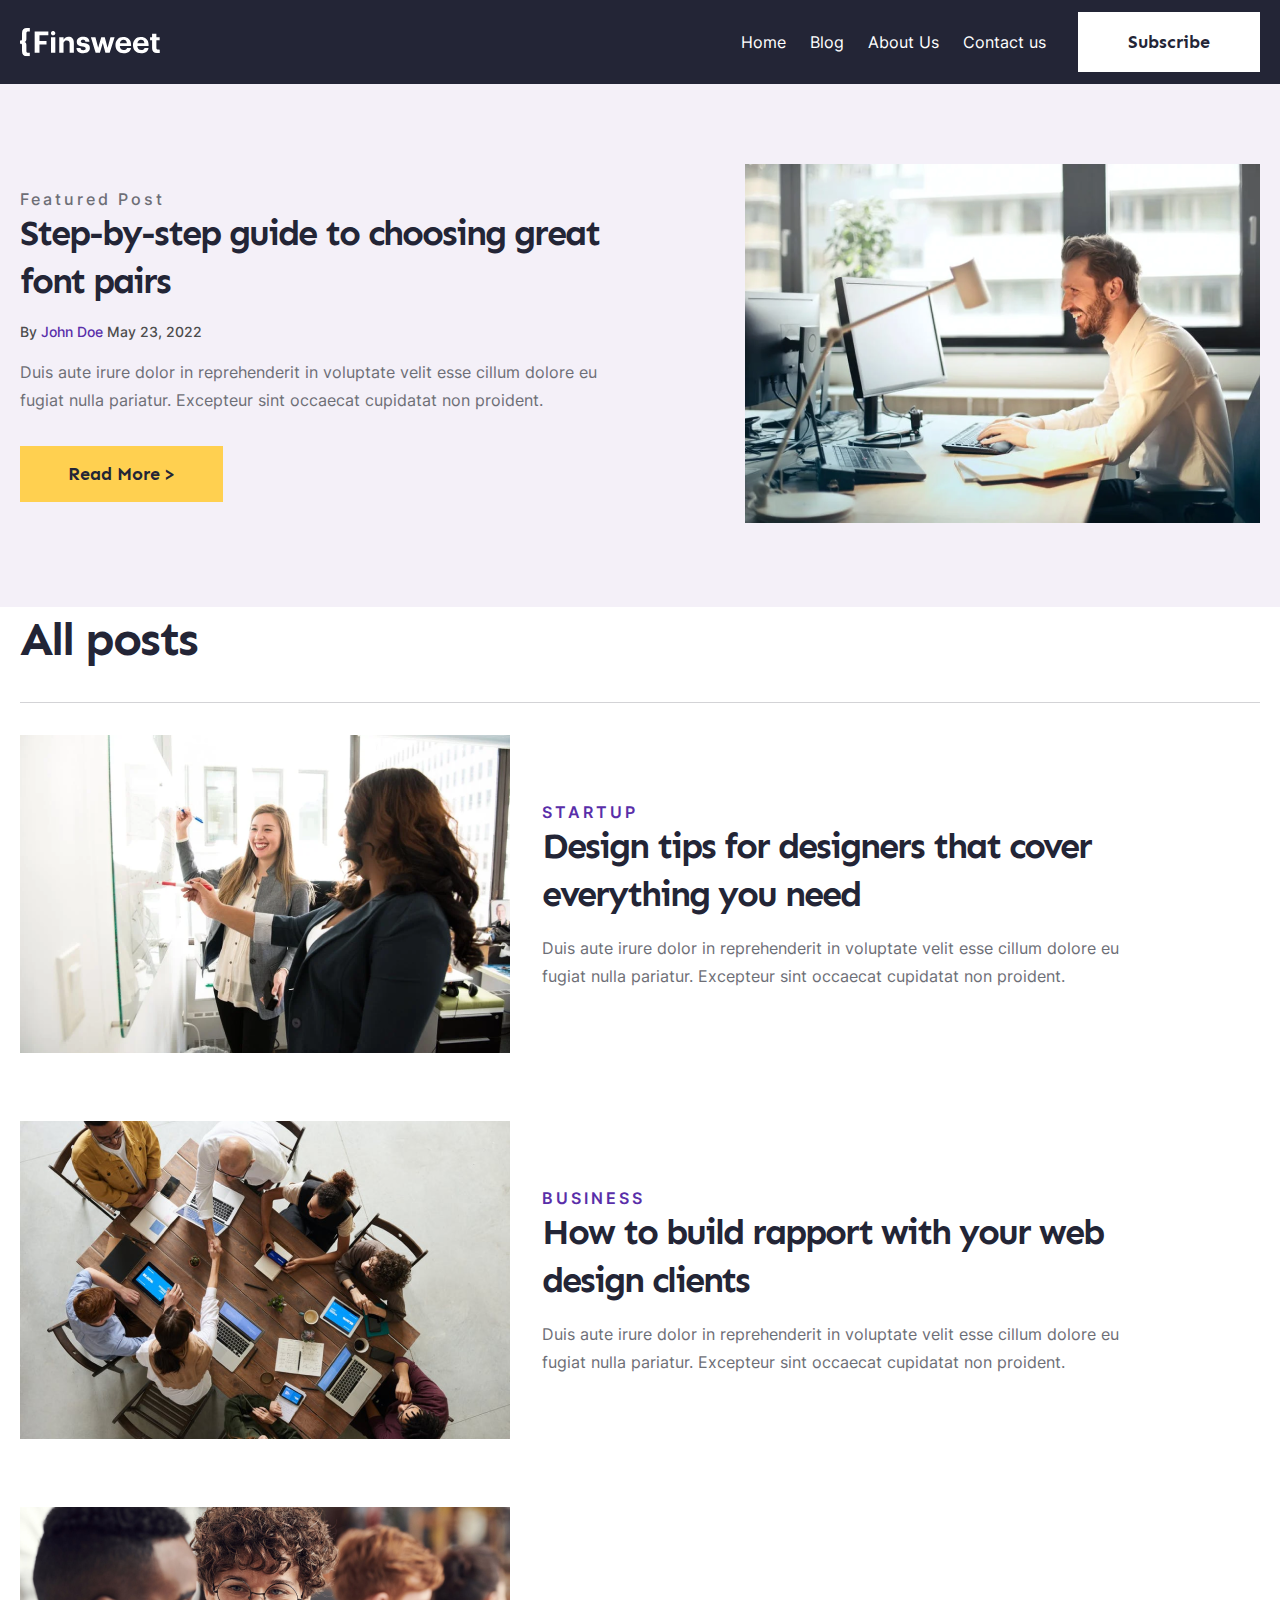
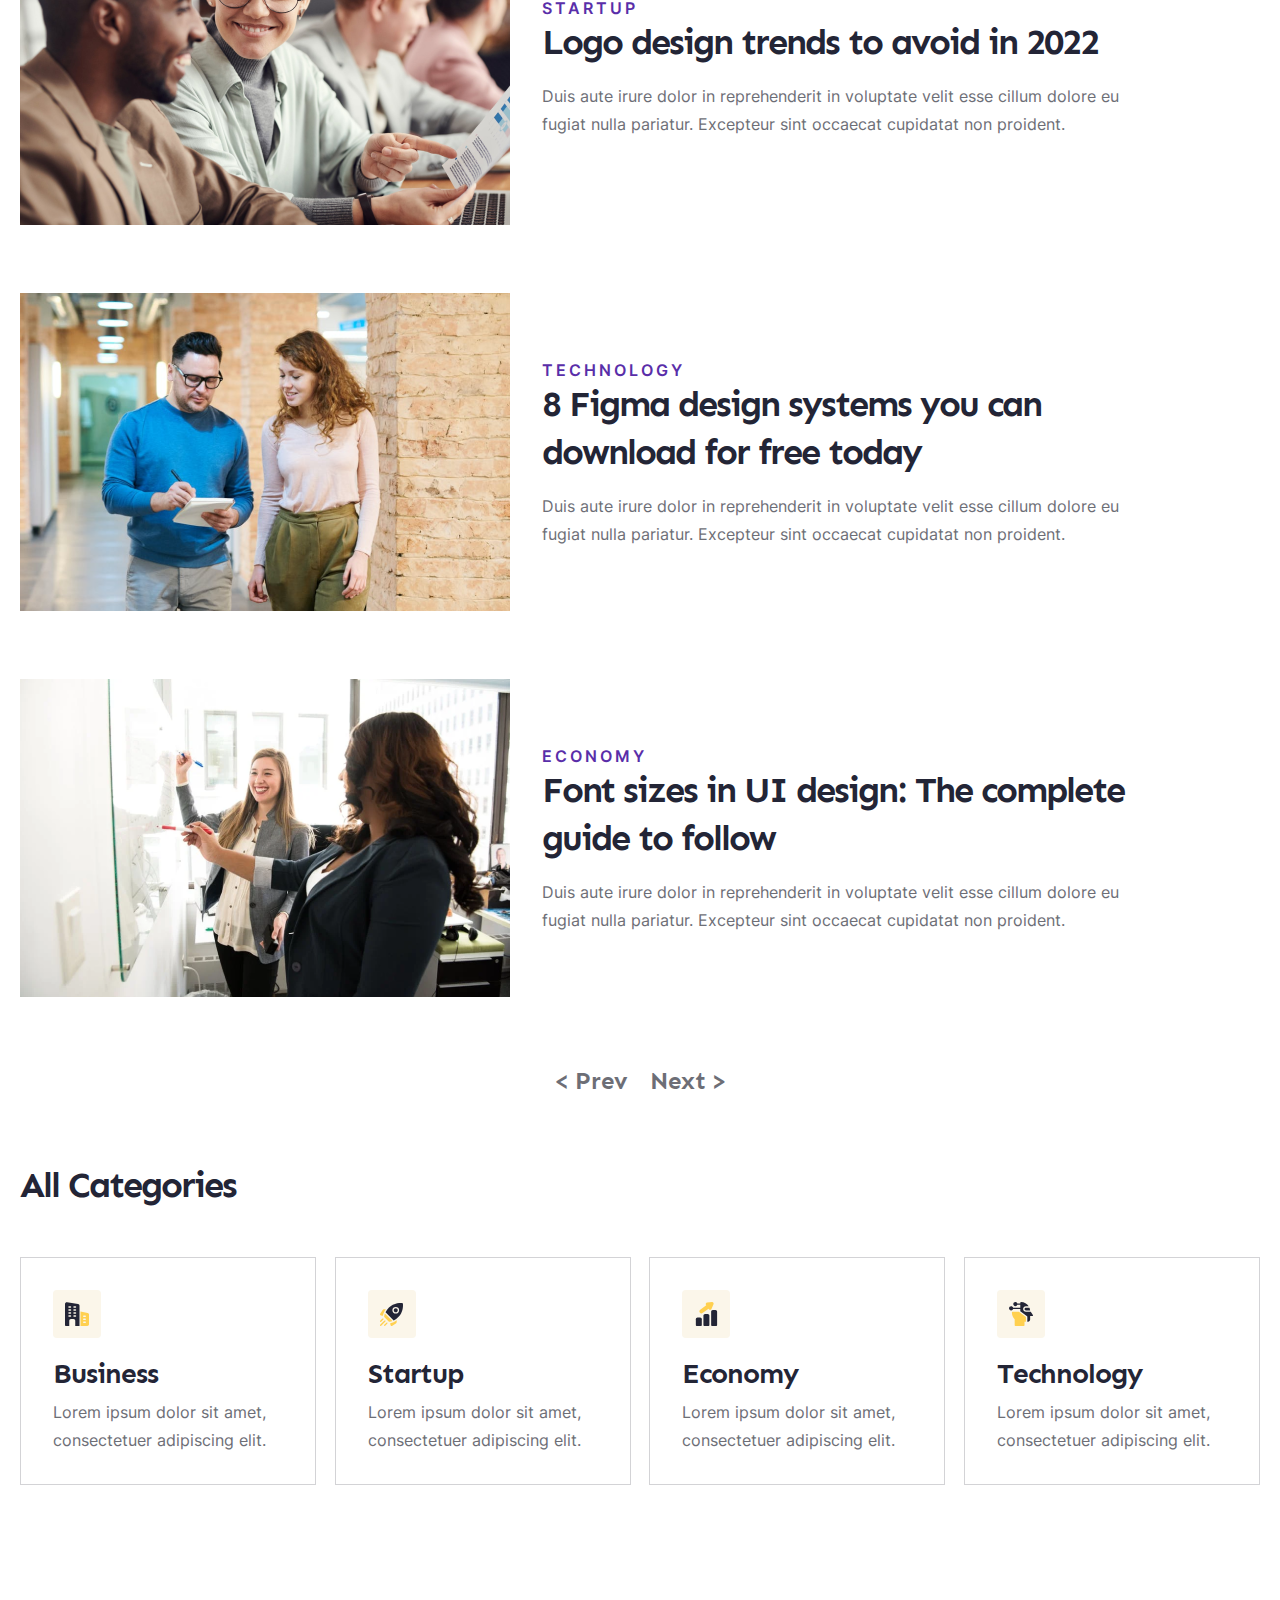
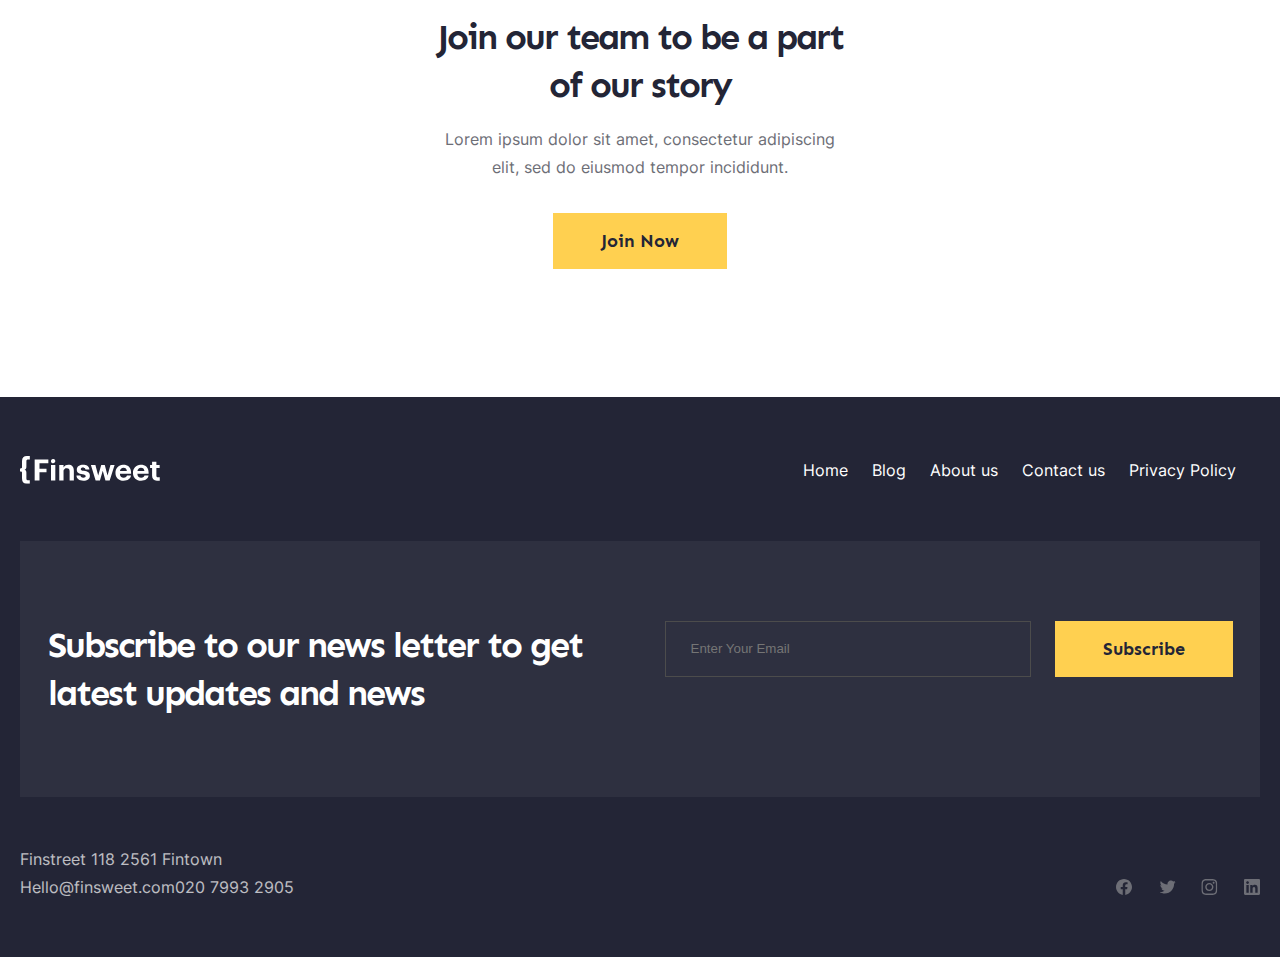
<file: blog.html>
<!DOCTYPE html>
<html lang="en">

<head>
    <meta charset="UTF-8">
    <meta name="viewport" content="width=device-width, initial-scale=1.0">
    <link rel="stylesheet" href="./css/main.css">
    <title>Document</title>
</head>

<body>
    <header class="main-header">
      <div class="container main-header__container">
        <div class="main-header__nav-blok">
          <nav class="main-header__nav">
            <ul class="main-header__list">
              <li class="main-header__item">
                <a href="home.html" class="main-header__link">Home</a>
              </li>
              <li class="main-header__item">
                <a href="blog.html" class="main-header__link">Blog</a>
              </li>
              <li class="main-header__item">
                <a href="about-us.html" class="main-header__link">About Us</a>
              </li>
              <li class="main-header__item">
                <a href="contact.html" class="main-header__link">Contact us</a>
              </li>
            </ul>
          </nav>
          <div class="main-header__btn-blok">
            <button class="main-header__btn">Subscribe</button>
          </div>
        </div>
      </div>
    </header>
    <main>
        <section id="blog-main">
            <div class="container">
                <div class="blog-main__container">
                    <div class="blog-main__box">
                        <span class="blog-main__span">Featured Post</span>
                        <h2 class="blog-main__title">
                            Step-by-step guide to choosing great font pairs
                        </h2>
                        <span class="blog-main__age--box">
                            By <span class="blog-main__age">John Doe</span> <span class="blog-main__line"></span> May
                            23, 2022
                        </span>
                        <p class="blog-main__text">
                            Duis aute irure dolor in reprehenderit in voluptate velit esse cillum dolore eu fugiat nulla
                            pariatur. Excepteur sint occaecat cupidatat non proident.
                        </p>
                        <div class="blog-main__blok--btn">
                            <button class="blog-main__btn">Read More ></button>
                        </div>
                    </div>
                    <div class="blog-main__img--box">
                        <img class="blog-main__img" src="./images/blog-img.png" alt="Blog img">
                    </div>
                </div>
            </div>
        </section>
        <section id="all-posts">
            <div class="container">
                <div class="all-posts__container">
                    <h2 class="all-posts__title">
                        All posts
                    </h2>
                    <div class="all-posts__blok">
                        <div class="all-posts__img--box">
                            <img class="all-posts__img" src="./images/startup.png" alt="">
                        </div>
                        <div class="all-posts__content">
                            <a href="#" class="all-posts__link">
                                Startup
                            </a>
                            <h3 class="all-posts__content--title">
                                Design tips for designers that cover everything you need
                            </h3>
                            <p class="all-posts__text">
                                Duis aute irure dolor in reprehenderit in voluptate velit esse cillum dolore eu fugiat
                                nulla pariatur. Excepteur sint occaecat cupidatat non proident.
                            </p>
                        </div>
                    </div>
                    <div class="all-posts__blok">
                        <div class="all-posts__img--box">
                            <img class="all-posts__img" src="./images/business.png" alt="">
                        </div>
                        <div class="all-posts__content">
                            <a href="#" class="all-posts__link">
                                BUSINESS
                            </a>
                            <h3 class="all-posts__content--title">
                                How to build rapport with your web design clients
                            </h3>
                            <p class="all-posts__text">
                                Duis aute irure dolor in reprehenderit in voluptate velit esse cillum dolore eu fugiat
                                nulla pariatur. Excepteur sint occaecat cupidatat non proident.
                            </p>
                        </div>
                    </div>
                    <div class="all-posts__blok">
                        <div class="all-posts__img--box">
                            <img class="all-posts__img" src="./images/StartupBlog.png" alt="">
                        </div>
                        <div class="all-posts__content">
                            <a href="#" class="all-posts__link">
                                Startup
                            </a>
                            <h3 class="all-posts__content--title">
                                Logo design trends to avoid in 2022
                            </h3>
                            <p class="all-posts__text">
                                Duis aute irure dolor in reprehenderit in voluptate velit esse cillum dolore eu fugiat
                                nulla pariatur. Excepteur sint occaecat cupidatat non proident.
                            </p>
                        </div>
                    </div>
                    <div class="all-posts__blok">
                        <div class="all-posts__img--box">
                            <img class="all-posts__img" src="./images/technology.png" alt="">
                        </div>
                        <div class="all-posts__content">
                            <a href="#" class="all-posts__link">
                                TECHNOLOGY
                            </a>
                            <h3 class="all-posts__content--title">
                                8 Figma design systems you can download for free today
                            </h3>
                            <p class="all-posts__text">
                                Duis aute irure dolor in reprehenderit in voluptate velit esse cillum dolore eu fugiat
                                nulla pariatur. Excepteur sint occaecat cupidatat non proident.
                            </p>
                        </div>
                    </div>
                    <div class="all-posts__blok">
                        <div class="all-posts__img--box">
                            <img class="all-posts__img" src="./images/startup.png" alt="">
                        </div>
                        <div class="all-posts__content">
                            <a href="#" class="all-posts__link">
                                ECONOMY
                            </a>
                            <h3 class="all-posts__content--title">
                                Font sizes in UI design: The complete guide to follow
                            </h3>
                            <p class="all-posts__text">
                                Duis aute irure dolor in reprehenderit in voluptate velit esse cillum dolore eu fugiat
                                nulla pariatur. Excepteur sint occaecat cupidatat non proident.
                            </p>
                        </div>
                    </div>
                </div>
            </div>
        </section>
        <section id="all-categories">
            <div class="container">
                <div class="all-categories__container">
                    <div class="all-categories__link--box">
                        <button class="all-categories__link">
                            < Prev</button>
                                <button class="all-categories__link">Next ></button>
                    </div>
                    <h2 class="all-categories__title">
                        All Categories
                    </h2>
                    <ul class="catagory-list">
                        <li class="catagory-item">
                            <div class="catagory-card">
                                <h3 class="catagory-card__title">
                                    Business
                                </h3>
                                <p class="catagory-card__text">
                                    Lorem ipsum dolor sit amet, consectetuer adipiscing elit.
                                </p>
                            </div>
                        </li>
                        <li class="catagory-item">
                            <div class="catagory-card">
                                <h3 class="catagory-card__title">
                                    Startup
                                </h3>
                                <p class="catagory-card__text">
                                    Lorem ipsum dolor sit amet, consectetuer adipiscing elit.
                                </p>
                            </div>
                        </li>
                        <li class="catagory-item">
                            <div class="catagory-card">
                                <h3 class="catagory-card__title">
                                    Economy
                                </h3>
                                <p class="catagory-card__text">
                                    Lorem ipsum dolor sit amet, consectetuer adipiscing elit.
                                </p>
                            </div>
                        </li>
                        <li class="catagory-item">
                            <div class="catagory-card">
                                <h3 class="catagory-card__title">
                                    Technology
                                </h3>
                                <p class="catagory-card__text">
                                    Lorem ipsum dolor sit amet, consectetuer adipiscing elit.
                                </p>
                            </div>
                        </li>
                    </ul>
                </div>
            </div>
        </section>
        <section id="our-story">
            <div class="container">
                <div class="team-container">
                    <h2 class="team-title">
                        Join our team to be a part of our story
                    </h2>
                    <p class="team-text our-story__text">
                        Lorem ipsum dolor sit amet, consectetur adipiscing elit, sed do eiusmod tempor incididunt.
                    </p>
                    <div>
                        <button class="team-btm">
                            Join Now
                        </button>
                    </div>
                </div>
            </div>
        </section>
    </main>
    <footer class="leg-home">
      <div class="container">
        <div class="leg-home__container">
          <nav class="leg-home__nav">
            <ul class="leg-home__list">
              <li class="leg-home__item">
                <a class="leg-home__link" href="home.html">Home</a>
              </li>
              <li class="leg-home__item">
                <a class="leg-home__link" href="blog.html">Blog</a>
              </li>
              <li class="leg-home__item">
                <a class="leg-home__link" href="about-us.html">About us</a>
              </li>
              <li class="leg-home__item">
                <a class="leg-home__link" href="contact.html">Contact us</a>
              </li>
              <li class="leg-home__item">
                <a class="leg-home__link" href="prvacy-policy.html">Privacy Policy</a>
              </li>
            </ul>
          </nav>
          <div class="leg-home__blok">
            <h2 class="leg-home__title">
              Subscribe to our news letter to get latest updates and news
            </h2>
            <div class="leg-home__box">
              <div class="leg-home__form">
                <form action="#">
                  <div>
                    <div class="leg-home__input--blok">
                      <input class="leg-home__input" type="text" placeholder="Enter Your Email">
                    </div>
                  </div>
                </form>
              </div>
              <div>
                <button class="leg-home__btn">
                  Subscribe
                </button>
              </div>
            </div>
          </div>
          <p class="leg-home__text">
            Finstreet 118 2561 Fintown
          </p>
          <ul class="leg-home__list--email">
            <li>
              <a class="leg-home__link--email" href="Email:Hello@finsweet.com">Hello@finsweet.com</a>
            </li>
            <li class="leg-home__item--media">
              <a class="leg-home__link--email" href="tel: 020 7993 2905"> 020 7993 2905</a>
            </li>
          </ul>
        </div>
      </div>
    </footer>
</body>

</html>
</file>
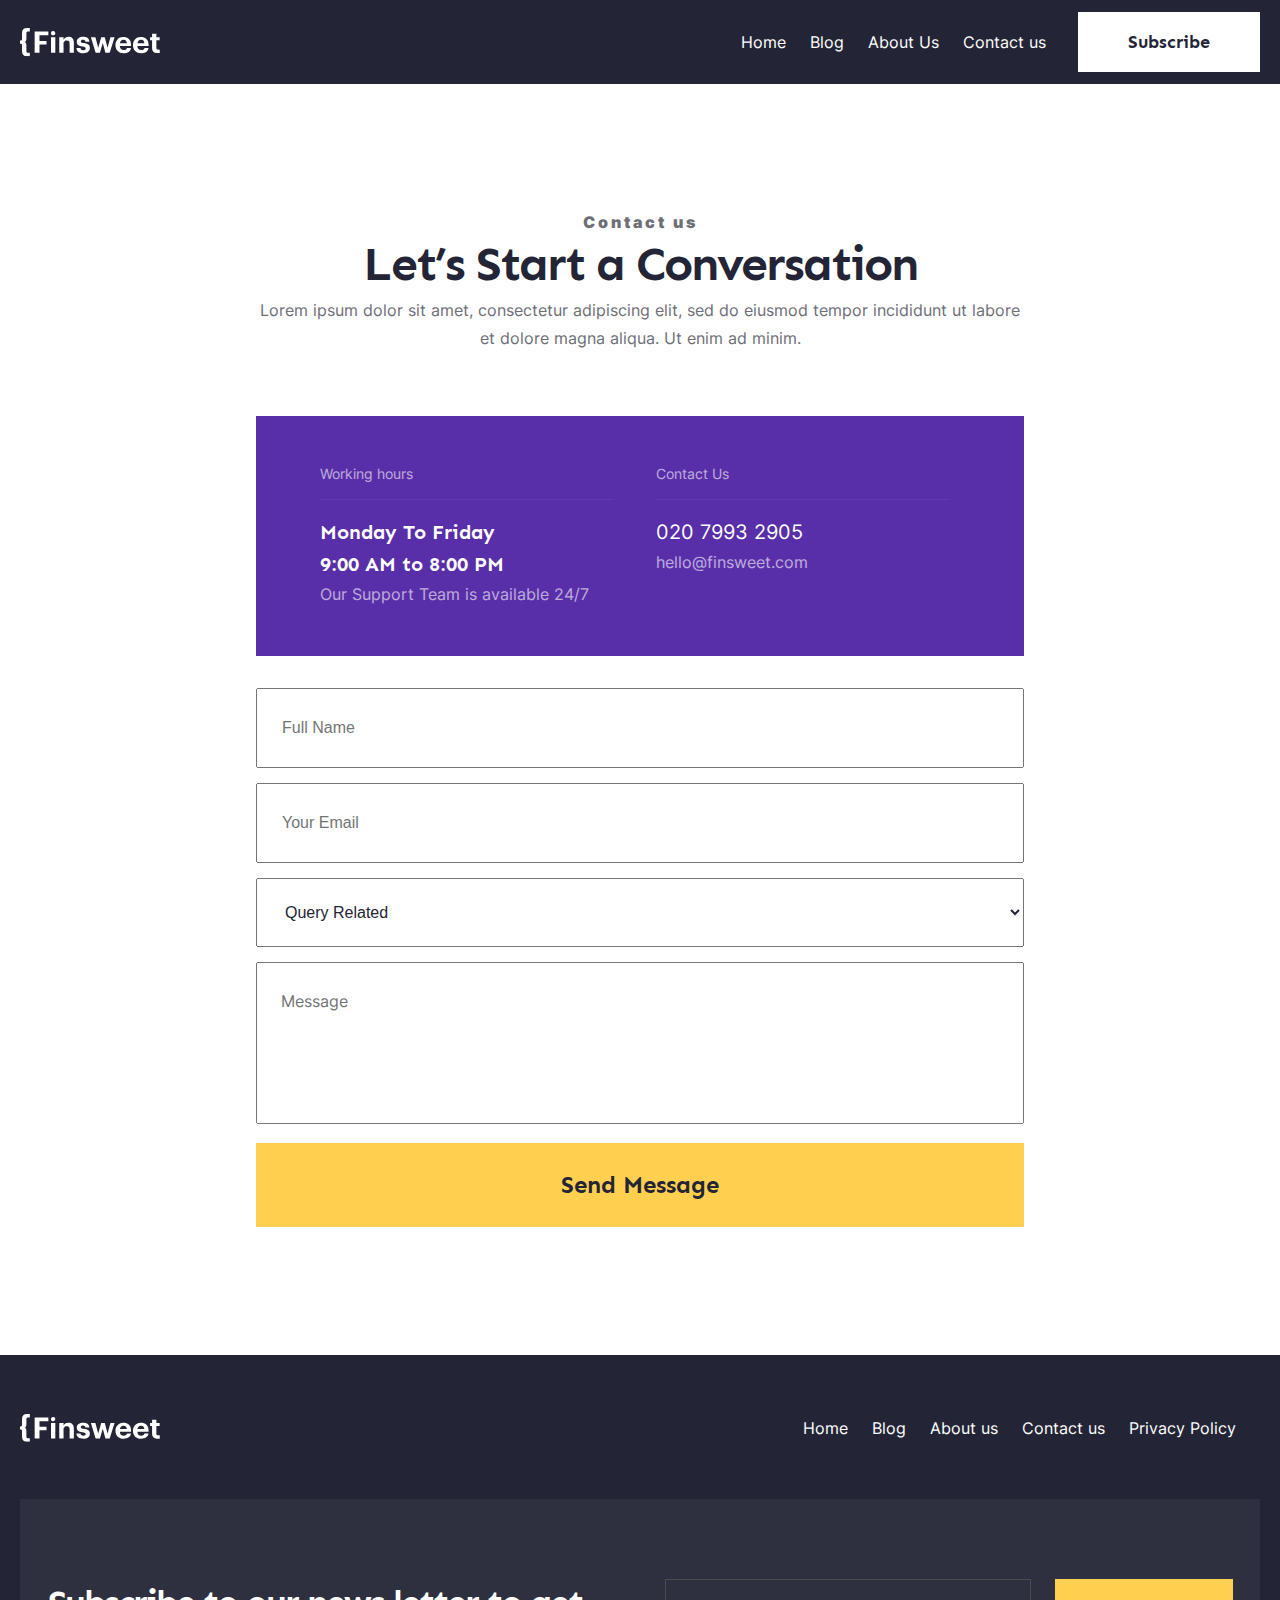
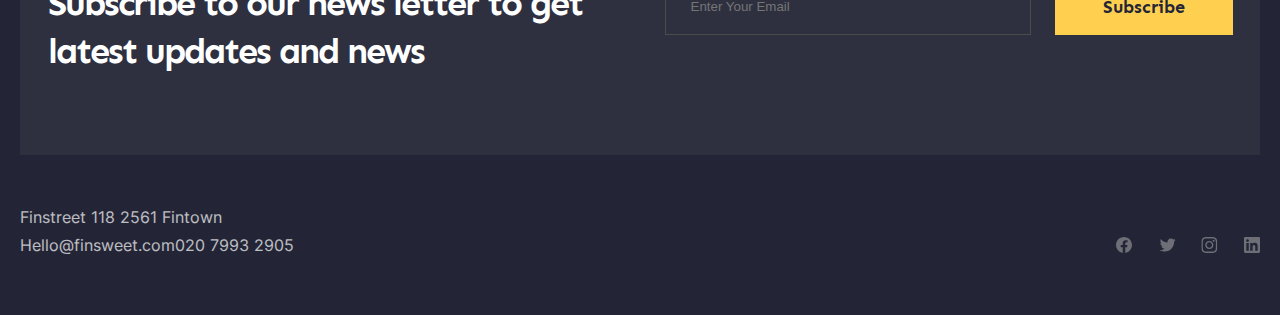
<file: contact.html>
<!DOCTYPE html>
<html lang="en">

<head>
  <meta charset="UTF-8">
  <meta name="viewport" content="width=device-width, initial-scale=1.0">
  <link rel="stylesheet" href="./css/main.css">
  <title>Document</title>
</head>

<body>
  <header class="main-header">
    <div class="container main-header__container">
      <div class="main-header__nav-blok">
        <nav class="main-header__nav">
          <ul class="main-header__list">
            <li class="main-header__item">
              <a href="home.html" class="main-header__link">Home</a>
            </li>
            <li class="main-header__item">
              <a href="blog.html" class="main-header__link">Blog</a>
            </li>
            <li class="main-header__item">
              <a href="about-us.html" class="main-header__link">About Us</a>
            </li>
            <li class="main-header__item">
              <a href="contact.html" class="main-header__link">Contact us</a>
            </li>
          </ul>
        </nav>
        <div class="main-header__btn-blok">
          <button class="main-header__btn">Subscribe</button>
        </div>
      </div>
    </div>
  </header>
  <main>
    <section id="contact">
      <div class="container contact-container">
        <div class="contact-box">
          <p class="contact-text">Contact us</p>
          <h2 class="contact-title">
            Let’s Start a Conversation
          </h2>
          <p class="contact-second__text">
            Lorem ipsum dolor sit amet, consectetur adipiscing elit, sed do eiusmod tempor incididunt ut labore et
            dolore magna aliqua. Ut enim ad minim.
          </p>
        </div>
      </div>
    </section>
    <section id="data-contact">
      <div class="container data-contact__container">
        <div class="data-contact__blok">
          <div class="data-contact__box">
            <p class="data-contact__text">
              Working hours
            </p>
            <h3 class="data-contact__title">
              Monday To Friday
            </h3>
            <h5 class="data-contact__title">
              9:00 AM to 8:00 PM
            </h5>
            <p class="data-contact__second--text">
              Our Support Team is available 24/7
            </p>
          </div>
          <div class="data-contact__box">
            <p class="data-contact__text">
              Contact Us
            </p>
            <div>
              <a href="tel:020 7993 2905" class="data-contact__title">020 7993 2905</a>
            </div>
            <div>
              <a href="Email:hello@finsweet.com" class="data-contact__second--text">
                hello@finsweet.com
              </a>
            </div>
          </div>
        </div>
      </div>
    </section>
    <section id="login">
      <div class="container">
        <div class="login-container">
          <div class="login-blok">
            <form action="#">
              <div class="login-name login">
                <input class="login-input" type="text" placeholder="Full Name" required>
              </div>
              <div class="login-email login">
                <input class="login-input" type="email" placeholder="Your Email" required>
              </div>
              <div class="login-query">
                <select name="#" id="select">
                  <option>Query Related</option>
                </select>
              </div>
              <textarea placeholder="Message" class="login" name="#" rows="4" cols="50" required></textarea>
              <div class="login-btn login">
                <input class="login-input__btn" type="button" value="Send Message">
              </div>
            </form>
          </div>
        </div>
      </div>
    </section>
  </main>
  <footer class="leg-home">
    <div class="container">
      <div class="leg-home__container">
        <nav class="leg-home__nav">
          <ul class="leg-home__list">
            <li class="leg-home__item">
              <a class="leg-home__link" href="home.html">Home</a>
            </li>
            <li class="leg-home__item">
              <a class="leg-home__link" href="blog.html">Blog</a>
            </li>
            <li class="leg-home__item">
              <a class="leg-home__link" href="about-us.html">About us</a>
            </li>
            <li class="leg-home__item">
              <a class="leg-home__link" href="contact.html">Contact us</a>
            </li>
            <li class="leg-home__item">
              <a class="leg-home__link" href="prvacy-policy.html">Privacy Policy</a>
            </li>
          </ul>
        </nav>
        <div class="leg-home__blok">
          <h2 class="leg-home__title">
            Subscribe to our news letter to get latest updates and news
          </h2>
          <div class="leg-home__box">
            <div class="leg-home__form">
              <form action="#">
                <div>
                  <div class="leg-home__input--blok">
                    <input class="leg-home__input" type="text" placeholder="Enter Your Email">
                  </div>
                </div>
              </form>
            </div>
            <div>
              <button class="leg-home__btn">
                Subscribe
              </button>
            </div>
          </div>
        </div>
        <p class="leg-home__text">
          Finstreet 118 2561 Fintown
        </p>
        <ul class="leg-home__list--email">
          <li>
            <a class="leg-home__link--email" href="Email:Hello@finsweet.com">Hello@finsweet.com</a>
          </li>
          <li class="leg-home__item--media">
            <a class="leg-home__link--email" href="tel: 020 7993 2905"> 020 7993 2905</a>
          </li>
        </ul>
      </div>
    </div>
  </footer>
</body>

</html>
</file>
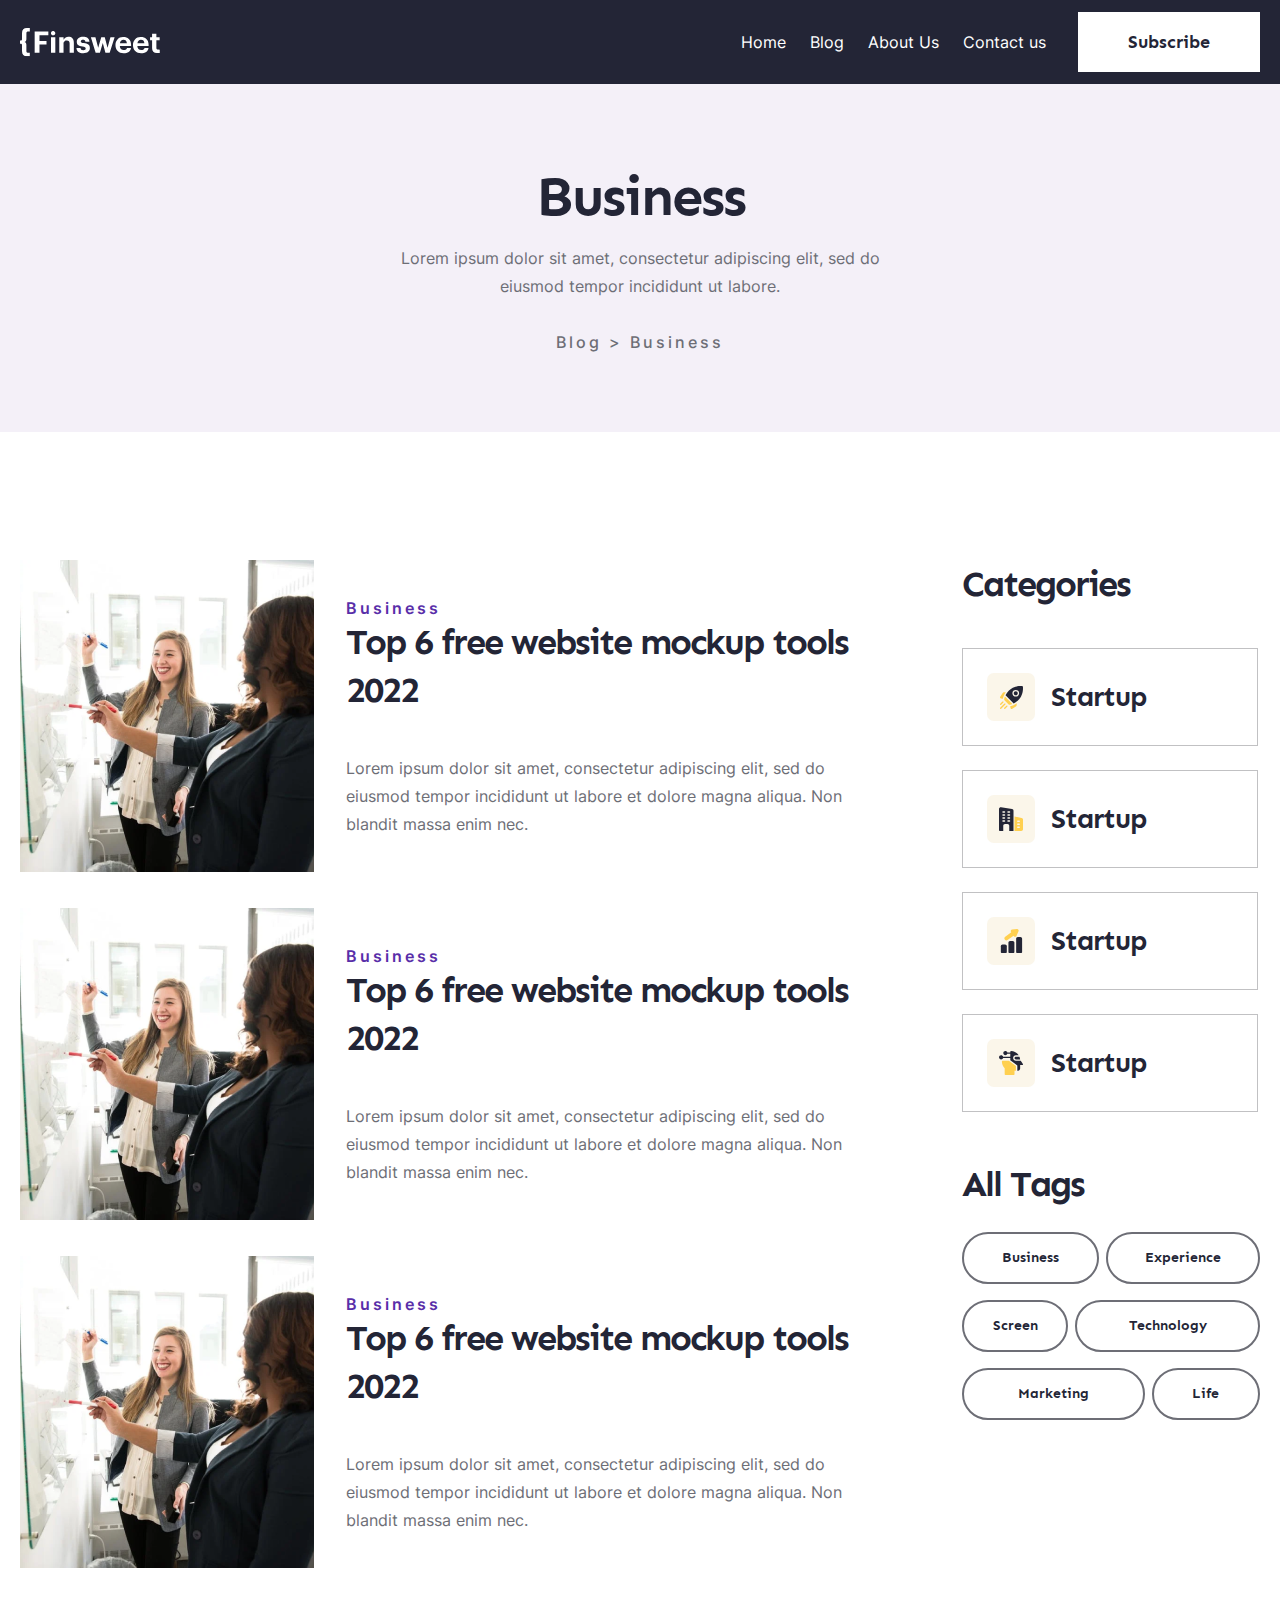
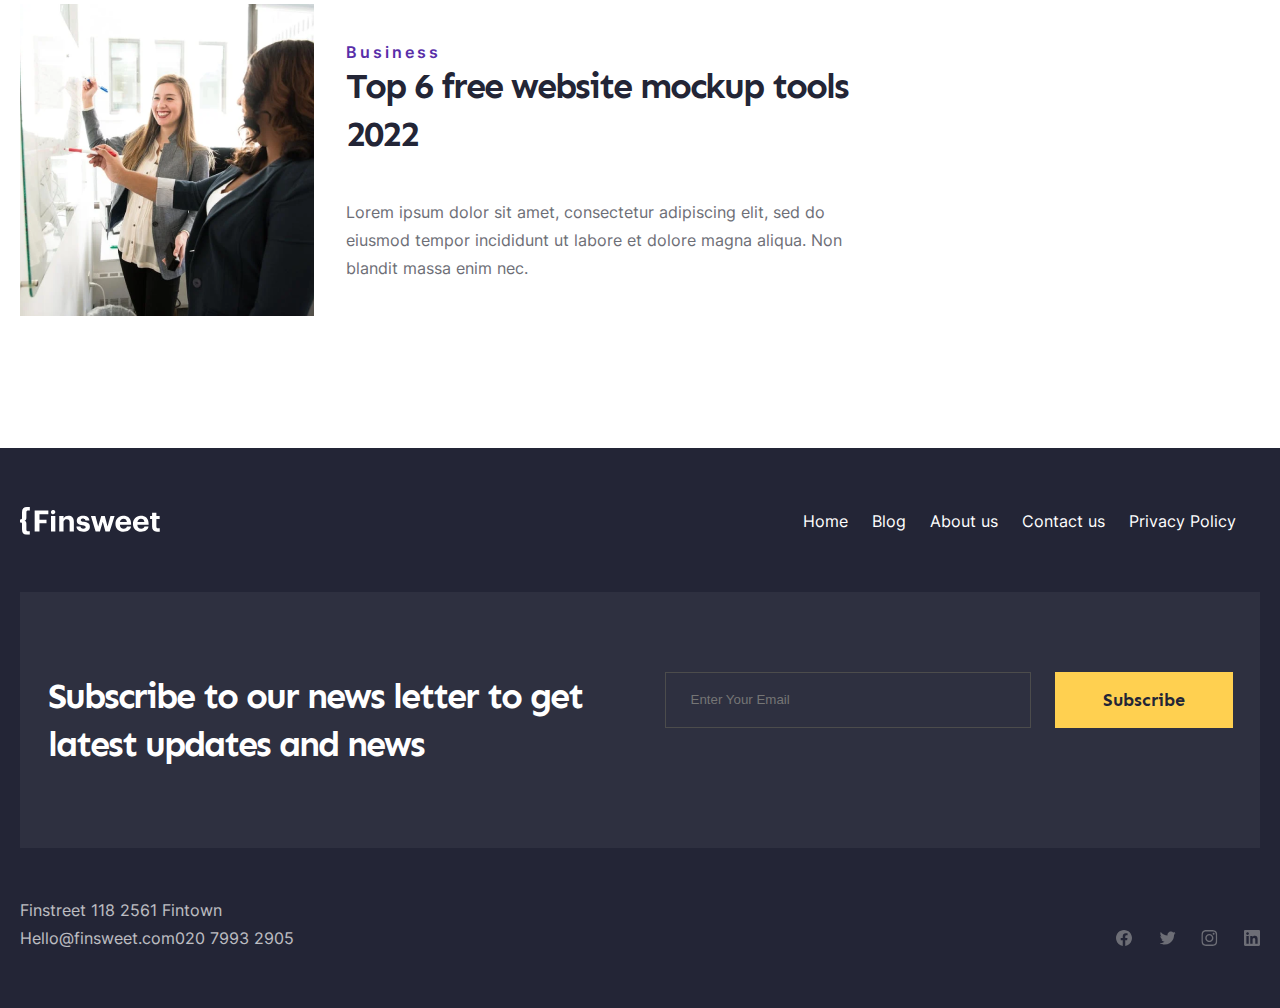
<file: cotegory.html>
<!DOCTYPE html>
<html lang="en">

<head>
  <meta charset="UTF-8">
  <meta name="viewport" content="width=device-width, initial-scale=1.0">
  <link rel="stylesheet" href="./css/main.css">
  <title>Document</title>
</head>

<body>
  <header class="main-header">
    <div class="container main-header__container">
      <div class="main-header__nav-blok">
        <nav class="main-header__nav">
          <ul class="main-header__list">
            <li class="main-header__item">
              <a href="home.html" class="main-header__link">Home</a>
            </li>
            <li class="main-header__item">
              <a href="blog.html" class="main-header__link">Blog</a>
            </li>
            <li class="main-header__item">
              <a href="about-us.html" class="main-header__link">About Us</a>
            </li>
            <li class="main-header__item">
              <a href="contact.html" class="main-header__link">Contact us</a>
            </li>
          </ul>
        </nav>
        <div class="main-header__btn-blok">
          <button class="main-header__btn">Subscribe</button>
        </div>
      </div>
    </div>
  </header>
  <main>
    <section id="business">
      <div class="container business-container">
        <div class="business-blok">
          <h2 class="business-title">
            Business
          </h2>
          <p class="business-text">
            Lorem ipsum dolor sit amet, consectetur adipiscing elit, sed
            do eiusmod tempor incididunt ut labore.
          </p>
          <p class="business-text__second">
            Blog > Business
          </p>
        </div>
      </div>
    </section>
    <section id="categories-main">
      <div class="container categories-main__container">
        <div class="categories-main__blok">
          <div class="categories-main__box">
            <div class="categories-main__img--blok">
              <img class="categories-main__img" src="./images/categories-img.png" alt="Categories">
            </div>
            <div class="categories-main__content">
              <div class="categories-main__box--link">
                <a href="#" class="categories-main__link">Business</a>
              </div>
              <h2 class="categories-main__title">
                Top 6 free website mockup tools 2022
              </h2>
              <p class="categories-main__text">
                Lorem ipsum dolor sit amet, consectetur adipiscing elit, sed do
                eiusmod tempor incididunt ut labore et
                dolore magna aliqua. Non blandit massa enim nec.
              </p>
            </div>
          </div>
          <div class="categories-main__box">
            <div class="categories-main__img--blok">
              <img class="categories-main__img" src="./images/categories-img.png" alt="Categories">
            </div>
            <div class="categories-main__content">
              <div class="categories-main__box--link">
                <a href="#" class="categories-main__link">Business</a>
              </div>
              <h2 class="categories-main__title">
                Top 6 free website mockup tools 2022
              </h2>
              <p class="categories-main__text">
                Lorem ipsum dolor sit amet, consectetur adipiscing elit, sed do
                eiusmod tempor incididunt ut labore et
                dolore magna aliqua. Non blandit massa enim nec.
              </p>
            </div>
          </div>
          <div class="categories-main__box">
            <div class="categories-main__img--blok">
              <img class="categories-main__img" src="./images/categories-img.png" alt="Categories">
            </div>
            <div class="categories-main__content">
              <div class="categories-main__box--link">
                <a href="#" class="categories-main__link">Business</a>
              </div>
              <h2 class="categories-main__title">
                Top 6 free website mockup tools 2022
              </h2>
              <p class="categories-main__text">
                Lorem ipsum dolor sit amet, consectetur adipiscing elit, sed do
                eiusmod tempor incididunt ut labore et
                dolore magna aliqua. Non blandit massa enim nec.
              </p>
            </div>
          </div>
          <div class="categories-main__box">
            <div class="categories-main__img--blok">
              <img class="categories-main__img" src="./images/categories-img.png" alt="Categories">
            </div>
            <div class="categories-main__content">
              <div class="categories-main__box--link">
                <a href="#" class="categories-main__link">Business</a>
              </div>
              <h2 class="categories-main__title">
                Top 6 free website mockup tools 2022
              </h2>
              <p class="categories-main__text">
                Lorem ipsum dolor sit amet, consectetur adipiscing elit, sed do
                eiusmod tempor incididunt ut labore et
                dolore magna aliqua. Non blandit massa enim nec.
              </p>
            </div>
          </div>
        </div>
        <div class="categories-main__second--blok">
          <h2 class="categories-main__title">
            Categories
          </h2>
          <div class="categories-main__second--title__box">
            <h3 class="categories-main__second--title">
              Startup
            </h3>
          </div>
          <div class="categories-main__second--title__box">
            <h3 class="categories-main__second--title">
              Startup
            </h3>
          </div>
          <div class="categories-main__second--title__box">
            <h3 class="categories-main__second--title">
              Startup
            </h3>
          </div>
          <div class="categories-main__second--title__box">
            <h3 class="categories-main__second--title">
              Startup
            </h3>
          </div>
          <h3 class="categories-main__third--title">
            All Tags
          </h3>
          <div class="btn-blok">
            <div><button class="first-btn btn">Business</button></div>
            <div><button class="second-btn btn">Experience</button></div>
          </div>
          <div class="btn-blok">
            <div><button class="third-btn btn">Screen</button></div>
            <div><button class="fourth-btn btn">Technology</button></div>
          </div>
          <div class="btn-blok">
            <div><button class="fifth-btn btn">Marketing</button></div>
            <div><button class="sixth-btn btn">Life</button></div>
          </div>
        </div>
      </div>
    </section>
  </main>
  <footer class="leg-home">
    <div class="container">
      <div class="leg-home__container">
        <nav class="leg-home__nav">
          <ul class="leg-home__list">
            <li class="leg-home__item">
              <a class="leg-home__link" href="home.html">Home</a>
            </li>
            <li class="leg-home__item">
              <a class="leg-home__link" href="blog.html">Blog</a>
            </li>
            <li class="leg-home__item">
              <a class="leg-home__link" href="about-us.html">About us</a>
            </li>
            <li class="leg-home__item">
              <a class="leg-home__link" href="contact.html">Contact us</a>
            </li>
            <li class="leg-home__item">
              <a class="leg-home__link" href="prvacy-policy.html">Privacy Policy</a>
            </li>
          </ul>
        </nav>
        <div class="leg-home__blok">
          <h2 class="leg-home__title">
            Subscribe to our news letter to get latest updates and news
          </h2>
          <div class="leg-home__box">
            <div class="leg-home__form">
              <form action="#">
                <div>
                  <div class="leg-home__input--blok">
                    <input class="leg-home__input" type="text" placeholder="Enter Your Email">
                  </div>
                </div>
              </form>
            </div>
            <div>
              <button class="leg-home__btn">
                Subscribe
              </button>
            </div>
          </div>
        </div>
        <p class="leg-home__text">
          Finstreet 118 2561 Fintown
        </p>
        <ul class="leg-home__list--email">
          <li>
            <a class="leg-home__link--email" href="Email:Hello@finsweet.com">Hello@finsweet.com</a>
          </li>
          <li class="leg-home__item--media">
            <a class="leg-home__link--email" href="tel: 020 7993 2905"> 020 7993 2905</a>
          </li>
        </ul>
      </div>
    </div>
  </footer>
</body>

</html>
</file>
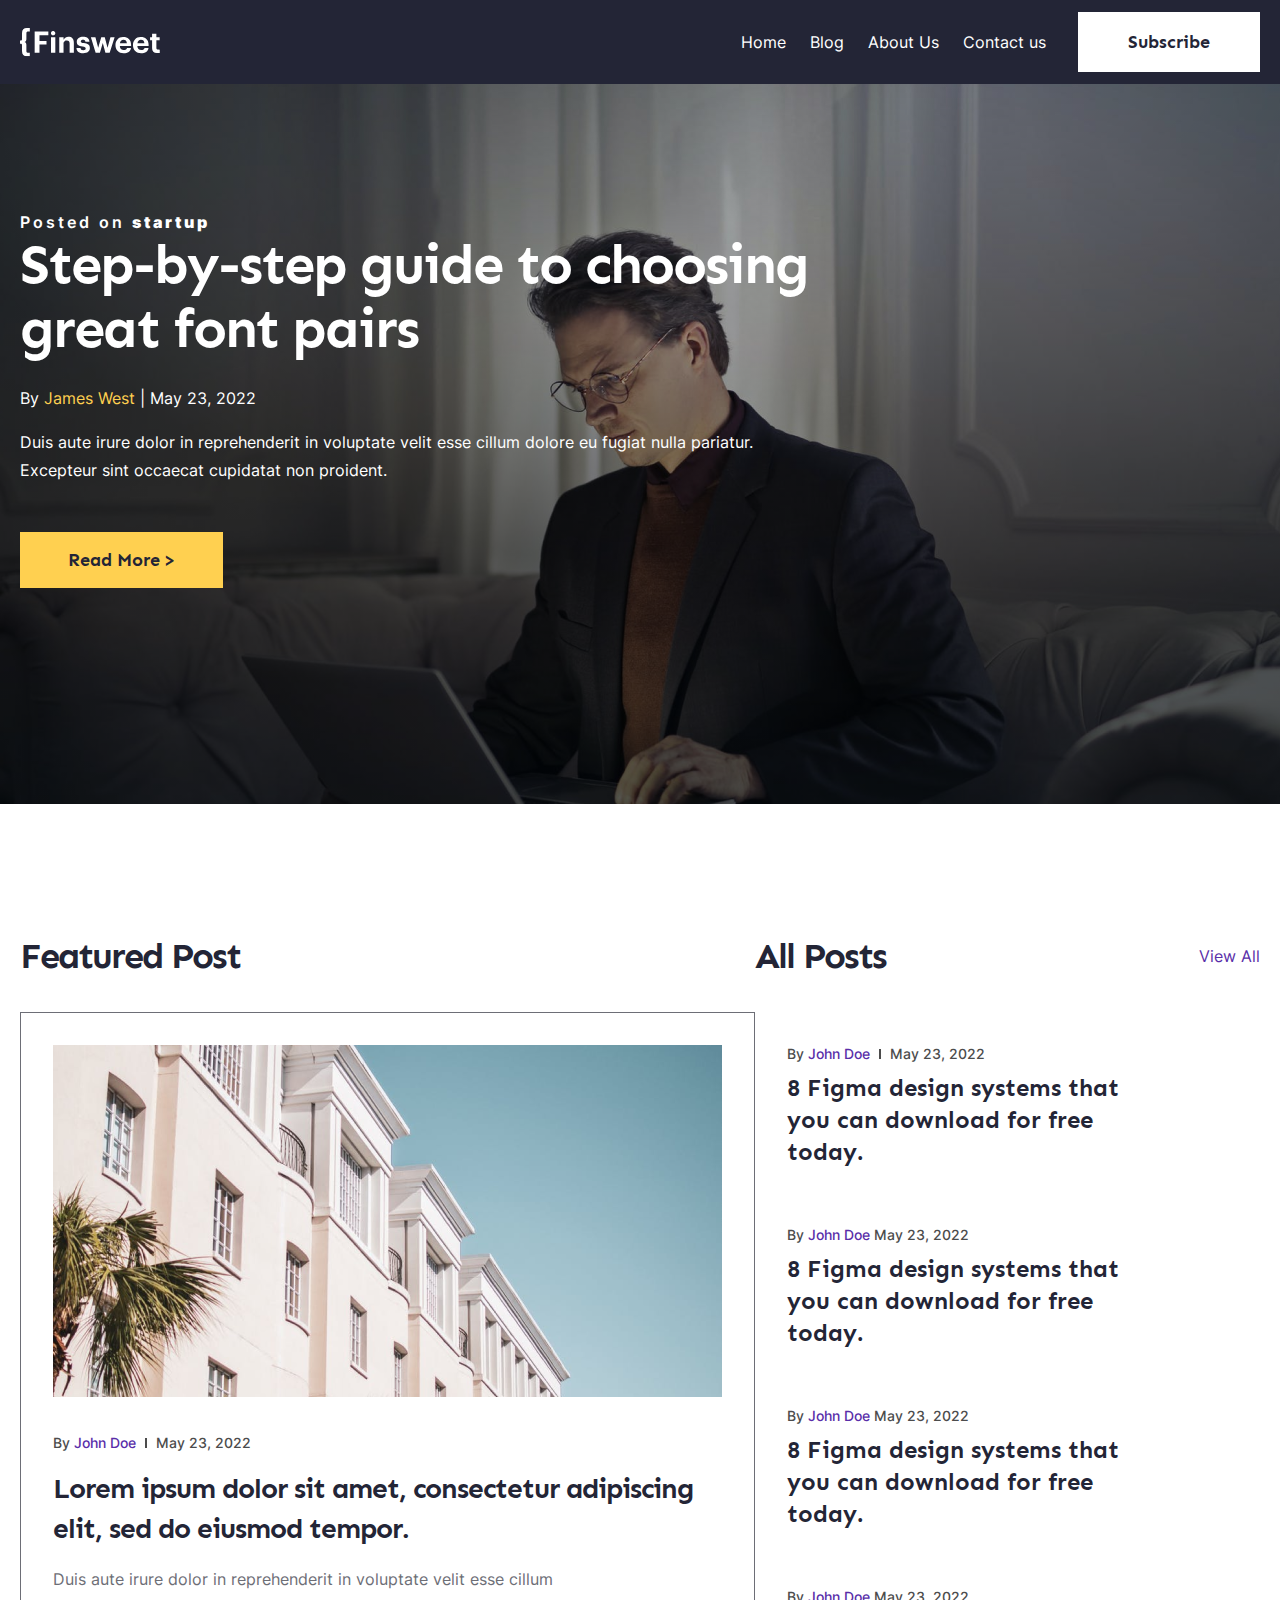
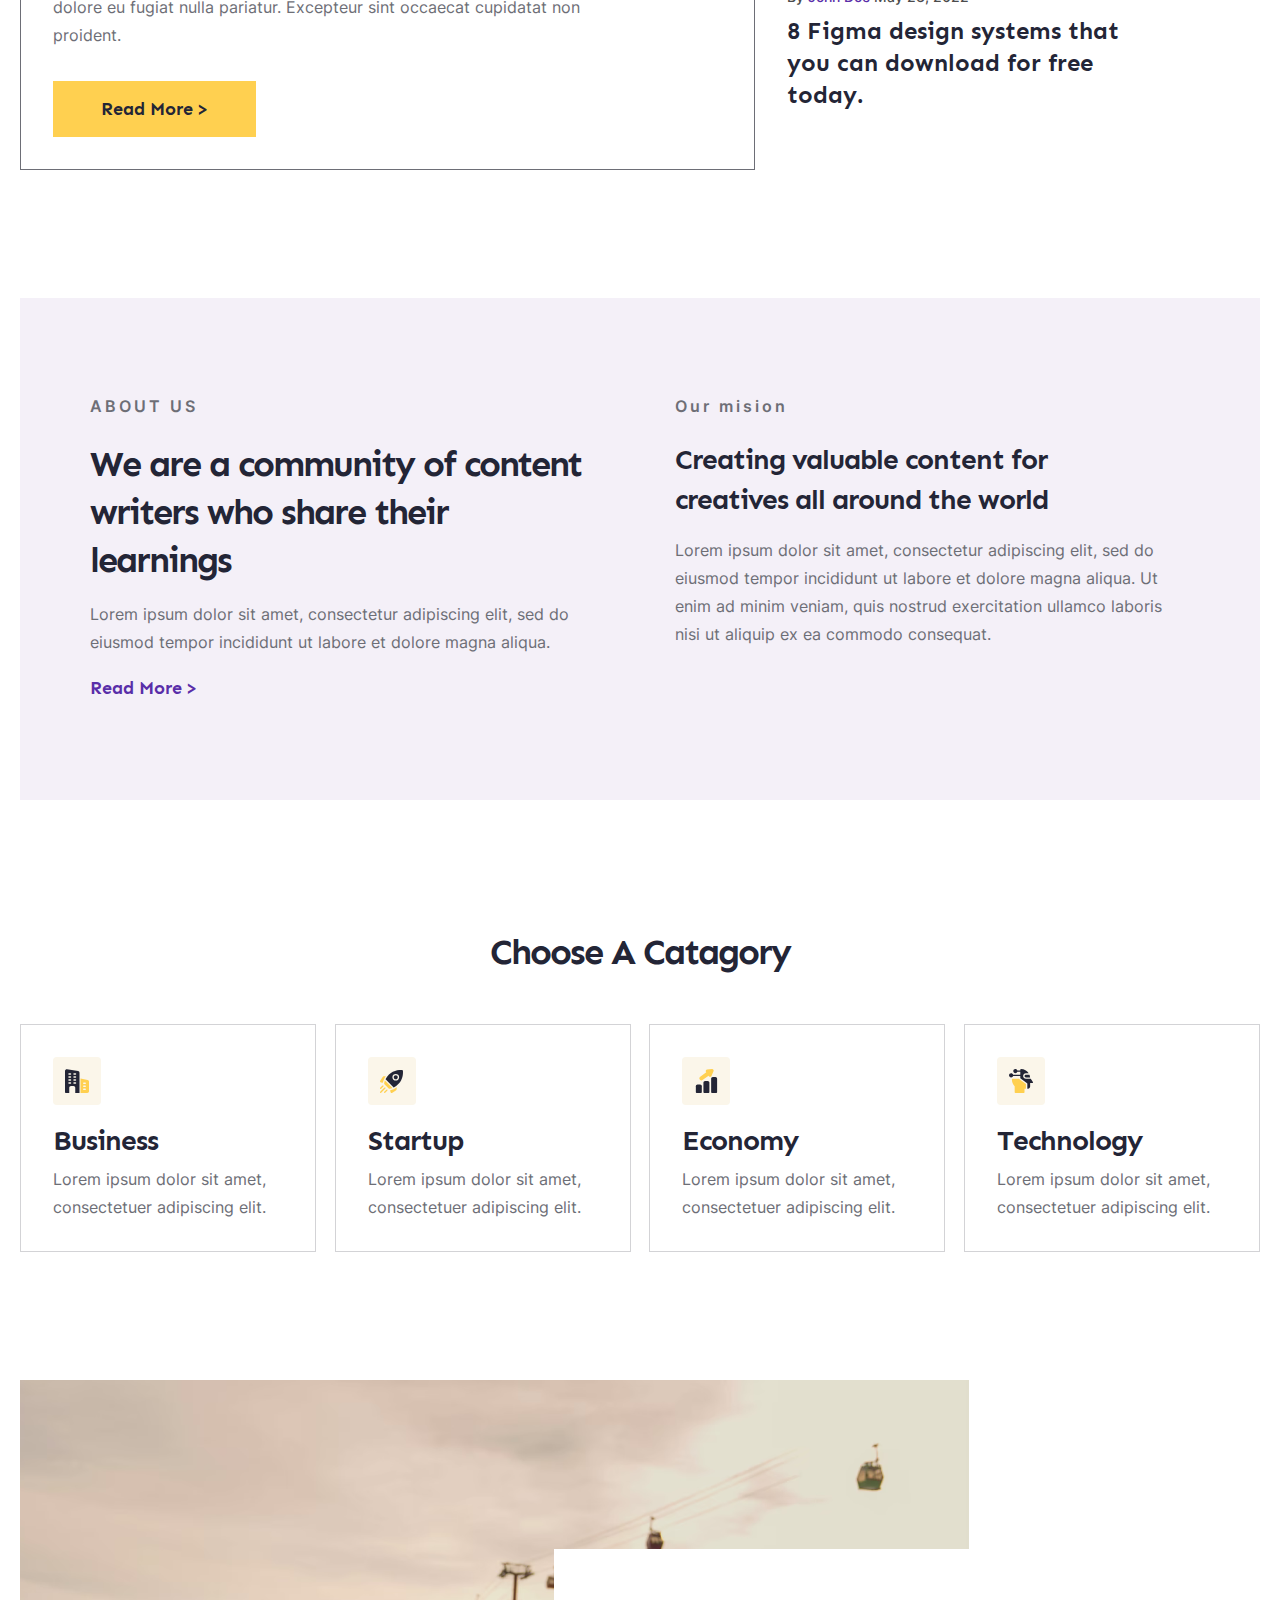
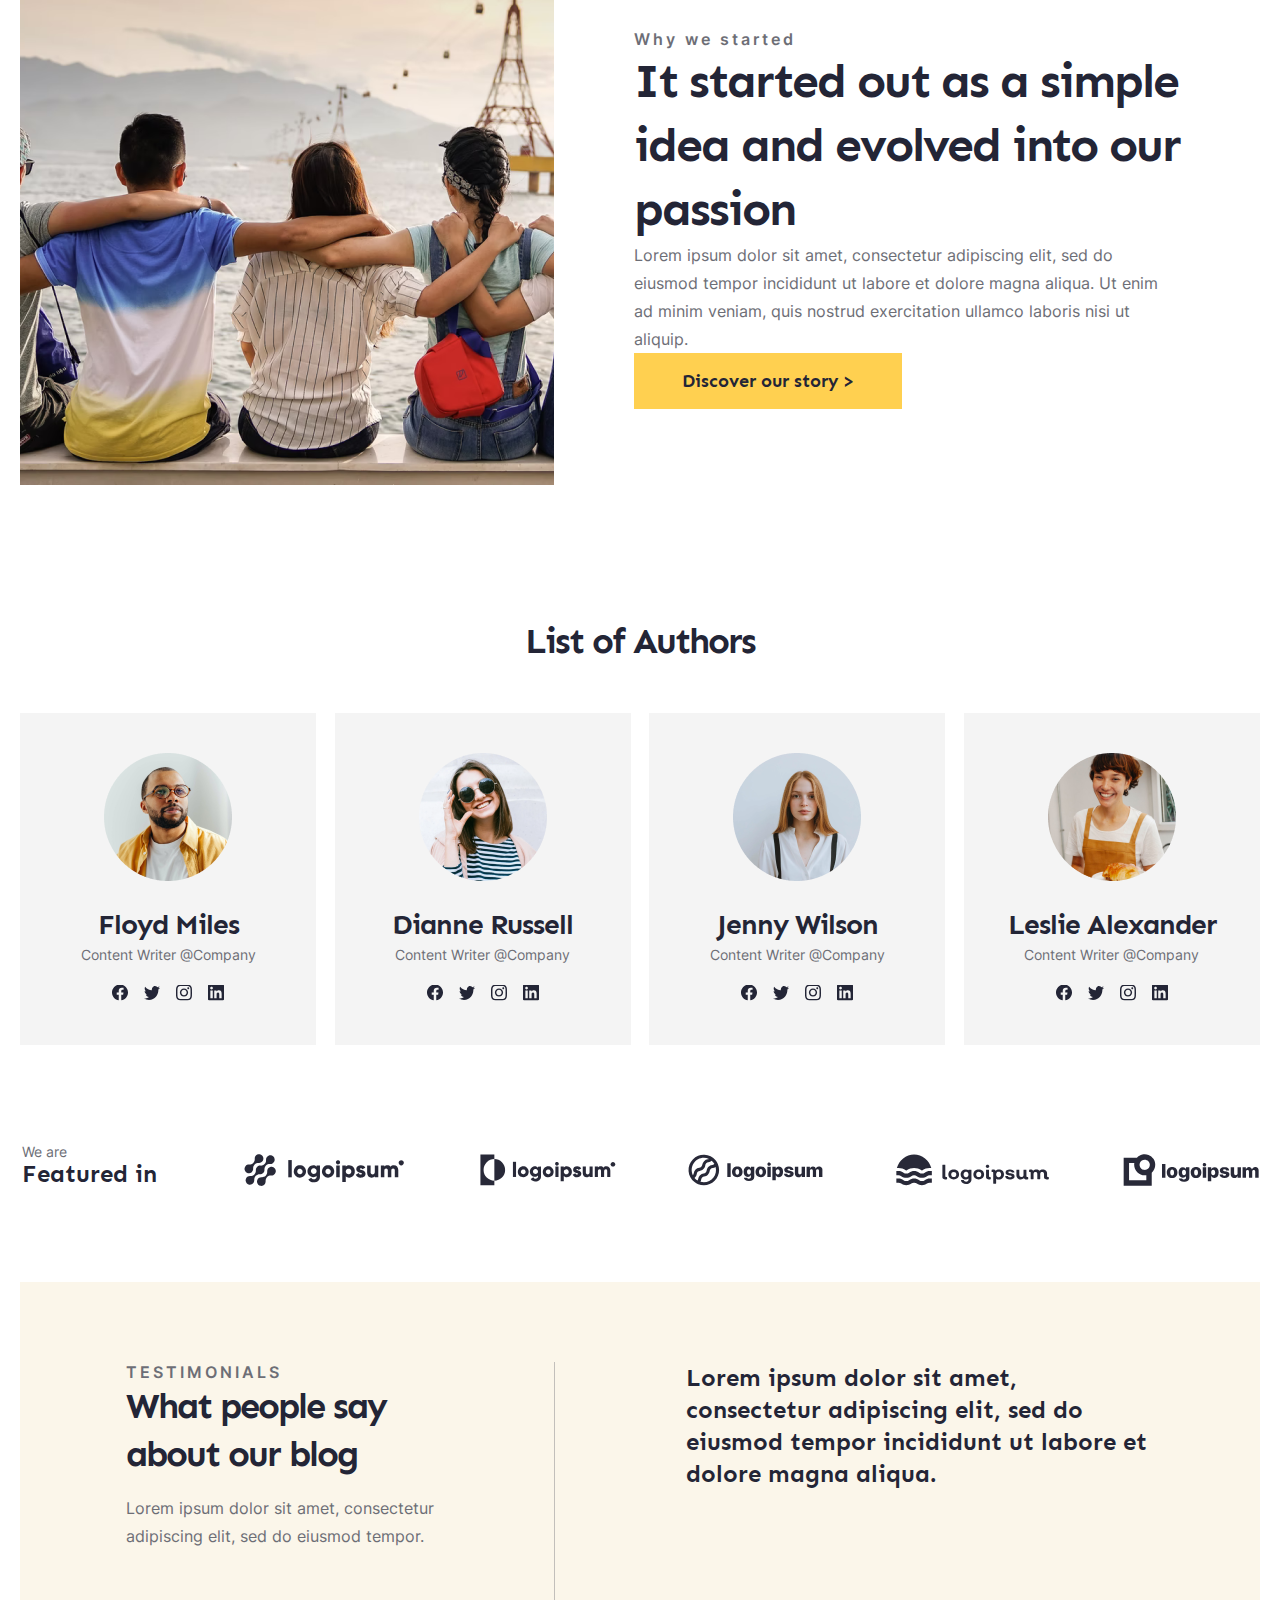
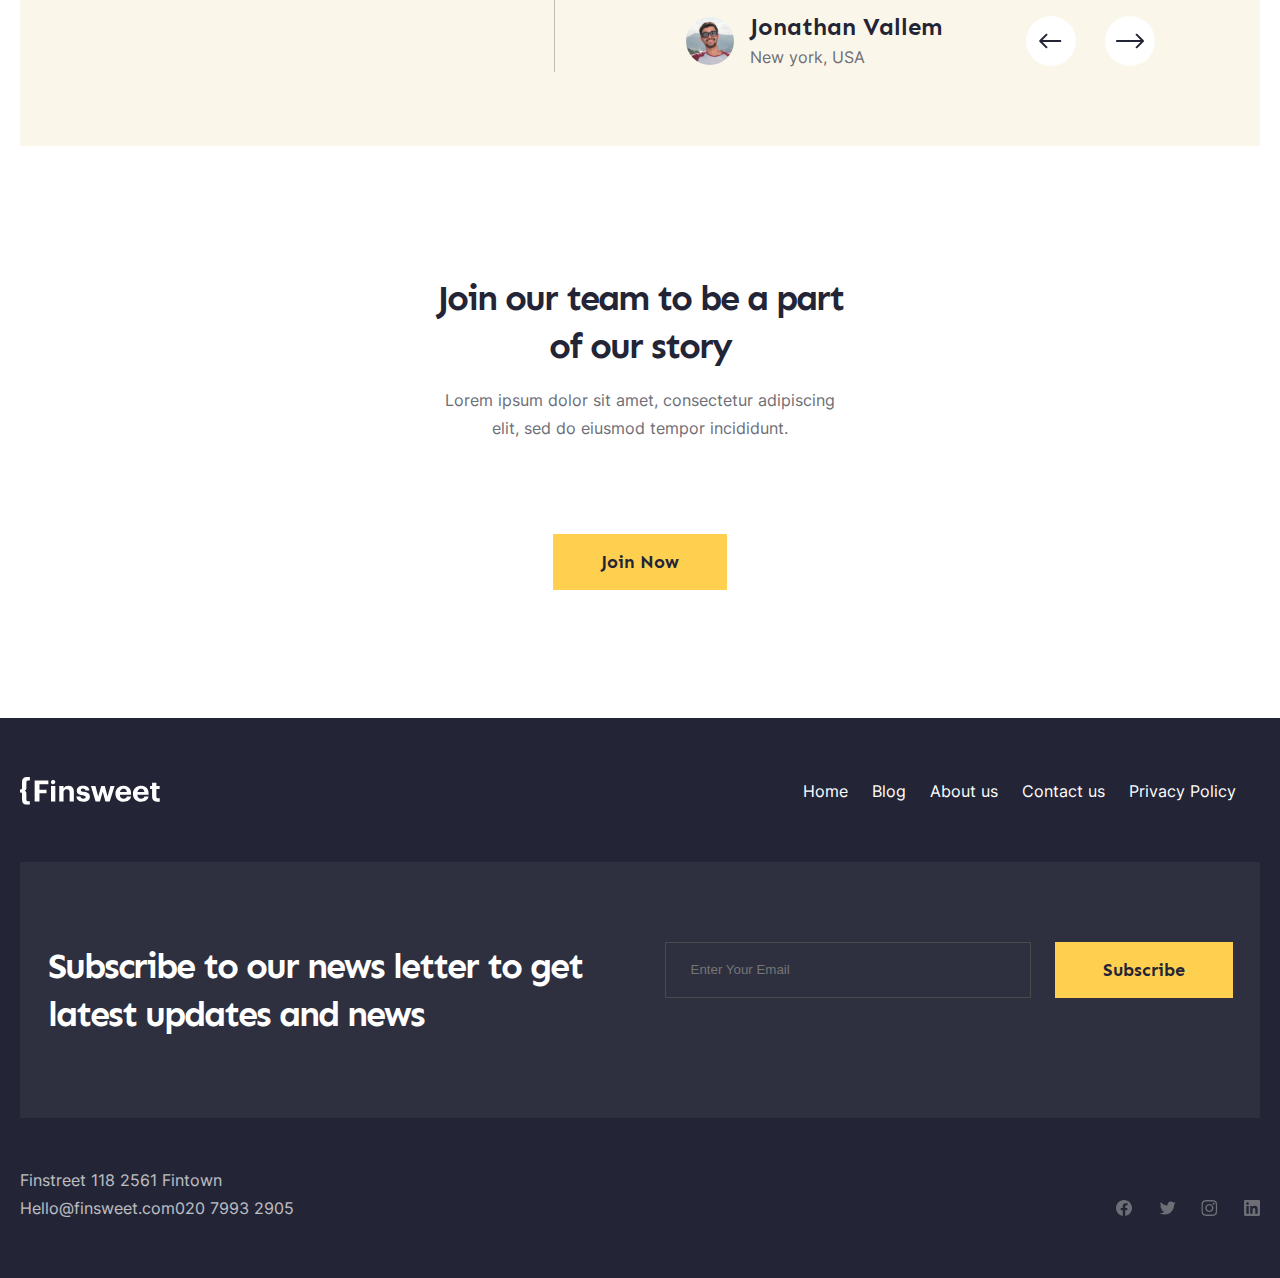
<file: home.html>
<!DOCTYPE html>
<html lang="en">

<head>
    <meta charset="UTF-8">
    <meta name="viewport" content="width=device-width, initial-scale=1.0">
    <link rel="stylesheet" href="./css/main.css">
    <title>Document</title>
</head>

<body>
    <header class="main-header">
      <div class="container main-header__container">
        <div class="main-header__nav-blok">
          <nav class="main-header__nav">
            <ul class="main-header__list">
              <li class="main-header__item">
                <a href="home.html" class="main-header__link">Home</a>
              </li>
              <li class="main-header__item">
                <a href="blog.html" class="main-header__link">Blog</a>
              </li>
              <li class="main-header__item">
                <a href="about-us.html" class="main-header__link">About Us</a>
              </li>
              <li class="main-header__item">
                <a href="contact.html" class="main-header__link">Contact us</a>
              </li>
            </ul>
          </nav>
          <div class="main-header__btn-blok">
            <button class="main-header__btn">Subscribe</button>
          </div>
        </div>
      </div>
    </header>
    <main>
        <section id="font-main">
            <div class="container font-main__container">
                <div class="font-main__blok">
                    <span class="font-main__span-box">Posted on <span class="font-main__span">startup</span></span>
                    <h1 class="font-main__title">
                        Step-by-step guide to choosing great font pairs
                    </h1>
                    <p class="font-main__age">
                        By <span class="font-main__age-span">James West</span> | May 23, 2022
                    </p>
                    <p class="font-main__text">
                        Duis aute irure dolor in reprehenderit in voluptate velit esse cillum dolore
                        eu fugiat nulla pariatur. Excepteur sint occaecat cupidatat non proident.
                    </p>
                    <div class="font-main__btn-box">
                        <button class="font-main__btn">
                            Read More >
                        </button>
                    </div>
                </div>
            </div>
        </section>
        <section id="posts">
            <div class="container posts-container">
                <div class="posts-blok post">
                    <h2 class="post-title">
                        Featured Post
                    </h2>
                    <div class="post-box">
                        <div class="post-img-box">
                            <img src="./images/post-img.png" alt="Post img">
                        </div>
                        <p class="post-age">
                            By <a class="post-link" href="#">John Doe</a> <span class="post-line"></span> May 23, 2022
                        </p>
                        <div class="post-content">
                            <h3 class="post-title__title-sub">
                                Lorem ipsum dolor sit amet, consectetur adipiscing elit, sed
                                do eiusmod tempor.
                            </h3>
                            <p class="post-text">
                                Duis aute irure dolor in reprehenderit in voluptate velit esse cillum dolore eu fugiat
                                nulla
                                pariatur. Excepteur sint occaecat cupidatat non proident.
                            </p>
                        </div>
                        <div><button class="post-btn">Read More ></button></div>
                    </div>
                </div>
                <div class="posts-blok">
                    <div class="posts-content">
                        <h2 class="posts-content__title">
                            All Posts
                        </h2>
                        <div>
                            <a class="posts-link" href="#">View All</a>
                        </div>
                    </div>
                    <div class="posts-box">
                        <p class="posts-age">
                            By <a class="post-link" href="#">John Doe</a> <span class="post-line"></span> May 23, 2022
                        </p>
                        <h3 class="posts-title">
                            8 Figma design systems that you can download for free today.
                        </h3>
                    </div>
                    <div class="posts-box">
                        <p class="posts-age">
                            By <a class="post-link" href="#"> John Doe </a> May 23, 2022
                        </p>
                        <h3 class="posts-title">
                            8 Figma design systems that you can download for free today.
                        </h3>
                    </div>
                    <div class="posts-box">
                        <p class="posts-age">
                            By <a class="post-link" href="#"> John Doe </a> May 23, 2022
                        </p>
                        <h3 class="posts-title">
                            8 Figma design systems that you can download for free today.
                        </h3>
                    </div>
                    <div class="posts-box">
                        <p class="posts-age">
                            By <a class="post-link" href="#"> John Doe </a> May 23, 2022
                        </p>
                        <h3 class="posts-title">
                            8 Figma design systems that you can download for free today.
                        </h3>
                    </div>
                </div>
            </div>
        </section>
        <section id="content">
            <div class="container">
                <div class="content-container">
                    <div class="content-blok__community">
                        <span class="content-span">ABOUT US</span>
                        <h2 class="content-title">
                            We are a community of content writers who share their learnings
                        </h2>
                        <p class="content-text">
                            Lorem ipsum dolor sit amet, consectetur adipiscing elit, sed do eiusmod tempor incididunt ut
                            labore et dolore magna aliqua.
                        </p>
                        <a class="content-link" href="#">Read More ></a>
                    </div>
                    <div class="content-blok__valuable">
                        <span class="content-span">Our mision</span>
                        <h2 class="content-valuable__title">
                            Creating valuable content for creatives all around the world
                        </h2>
                        <p class="content-text">
                            Lorem ipsum dolor sit amet, consectetur adipiscing elit, sed do eiusmod tempor incididunt ut
                            labore et dolore magna aliqua. Ut enim ad minim veniam, quis nostrud exercitation ullamco
                            laboris nisi ut aliquip ex ea commodo consequat.
                        </p>
                    </div>
                </div>
            </div>
        </section>
        <section id="catagory">
            <div class="container catagory-container">
                <h2 class="catagory-title">
                    Choose A Catagory
                </h2>
                <ul class="catagory-list">
                    <li class="catagory-item">
                        <div class="catagory-card">
                            <h3 class="catagory-card__title">
                                Business
                            </h3>
                            <p class="catagory-card__text">
                                Lorem ipsum dolor sit amet, consectetuer adipiscing elit.
                            </p>
                        </div>
                    </li>
                    <li class="catagory-item">
                        <div class="catagory-card">
                            <h3 class="catagory-card__title">
                                Startup
                            </h3>
                            <p class="catagory-card__text">
                                Lorem ipsum dolor sit amet, consectetuer adipiscing elit.
                            </p>
                        </div>
                    </li>
                    <li class="catagory-item">
                        <div class="catagory-card">
                            <h3 class="catagory-card__title">
                                Economy
                            </h3>
                            <p class="catagory-card__text">
                                Lorem ipsum dolor sit amet, consectetuer adipiscing elit.
                            </p>
                        </div>
                    </li>
                    <li class="catagory-item">
                        <div class="catagory-card">
                            <h3 class="catagory-card__title">
                                Technology
                            </h3>
                            <p class="catagory-card__text">
                                Lorem ipsum dolor sit amet, consectetuer adipiscing elit.
                            </p>
                        </div>
                    </li>
                </ul>
            </div>
        </section>
        <section id="passion">
            <div class="container">
                <div class="passion-container">
                    <div>
                        <img src="./images/Friends.png" alt="Friends sit in front of the sea and admire the sea.">
                    </div>
                    <div class="passion-content">
                        <span class="passion-span">Why we started </span>
                        <h2 class="passion-title">
                            It started out as a simple idea and evolved into our passion
                        </h2>
                        <p class="passion-text">
                            Lorem ipsum dolor sit amet, consectetur adipiscing elit, sed do eiusmod tempor incididunt ut
                            labore et dolore magna aliqua. Ut enim ad minim veniam, quis nostrud exercitation ullamco
                            laboris nisi ut aliquip.
                        </p>
                        <button class="passion-btn">Discover our story ></button>
                    </div>
                </div>
            </div>
        </section>
        <section id="authors">
            <div class="container">
                <div class="authors-blok">
                    <h2 class="authors-title">
                        List of Authors
                    </h2>
                    <ul class="authors-card__list">
                        <li class="authors-card__item">
                            <div class="authors-card__img">
                                <img src="./images/FloydMiles.png" alt="Floyd Miles">
                            </div>
                            <h3 class="authors-card__title">
                                Floyd Miles
                            </h3>
                            <p class="authors-card__text">Content Writer @Company</p>
                        </li>
                        <li class="authors-card__item">
                            <div class="authors-card__img">
                                <img src="./images/DianneRussell.png" alt="DianneRussell">
                            </div>
                            <h3 class="authors-card__title">
                                Dianne Russell
                            </h3>
                            <p class="authors-card__text">Content Writer @Company</p>
                        </li>
                        <li class="authors-card__item">
                            <div class="authors-card__img">
                                <img src="./images/JennyWilson.png" alt="JennyWilson">
                            </div>
                            <h3 class="authors-card__title">
                                Jenny Wilson
                            </h3>
                            <p class="authors-card__text">Content Writer @Company</p>
                        </li>
                        <li class="authors-card__item">
                            <div class="authors-card__img">
                                <img src="./images/LeslieAlexander.png" alt="LeslieAlexander">
                            </div>
                            <h3 class="authors-card__title">
                                Leslie Alexander
                            </h3>
                            <p class="authors-card__text">Content Writer @Company</p>
                        </li>
                    </ul>
                </div>
                <div class="authors-sponsors">
                    <div class="authors-sponsors__content">
                        <span class="authors-sponsors__span">We are</span>
                        <h3 class="authors-sponsors__title">
                            Featured in
                        </h3>
                    </div>
                </div>
            </div>
        </section>
        <section id="commentary">
            <div class="container">
                <div class="commentary-container">
                    <div class="commentary-testimonials">
                        <span class="commentary-testimonials__span">TESTIMONIALS</span>
                        <h2 class="commentary-testimonials__title">
                            What people say about our blog
                        </h2>
                        <p class="commentary-testimonials__text">
                            Lorem ipsum dolor sit amet, consectetur adipiscing elit, sed do eiusmod tempor.
                        </p>
                    </div>
                    <div class="commentary-client">
                        <h3 class="commentary-client__title">
                            Lorem ipsum dolor sit amet, consectetur adipiscing elit, sed do eiusmod tempor incididunt ut
                            labore et dolore magna aliqua.
                        </h3>
                        <div class="commentary-client__box">
                            <div class="commentary-client__our">
                                <img class="commentary-client__img" src="./images/JonathanVallem.svg"
                                    alt="Jonathan Vallem">
                                <div class="commentary-client__content">
                                    <h5 class="commentary-client__title--name">
                                        Jonathan Vallem
                                    </h5>
                                    <p class="commentary-client__text">
                                        New york, USA
                                    </p>
                                </div>
                            </div>
                            <div>
                                <button class="commentary-client__btn"></button>
                                <button class="commentary-client__btn"></button>
                            </div>
                        </div>
                    </div>
                </div>
            </div>
        </section>
        <section id="team">
            <div class="container">
                <div class="team-container">
                    <h2 class="team-title">
                        Join our team to be a part of our story
                    </h2>
                    <p class="team-text">
                        Lorem ipsum dolor sit amet, consectetur adipiscing elit, sed do eiusmod tempor incididunt.
                    </p>
                    <div>
                        <button class="team-btm">
                            Join Now
                        </button>
                    </div>
                </div>
            </div>
        </section>
    </main>
    <footer class="leg-home">
      <div class="container">
        <div class="leg-home__container">
          <nav class="leg-home__nav">
            <ul class="leg-home__list">
              <li class="leg-home__item">
                <a class="leg-home__link" href="home.html">Home</a>
              </li>
              <li class="leg-home__item">
                <a class="leg-home__link" href="blog.html">Blog</a>
              </li>
              <li class="leg-home__item">
                <a class="leg-home__link" href="about-us.html">About us</a>
              </li>
              <li class="leg-home__item">
                <a class="leg-home__link" href="contact.html">Contact us</a>
              </li>
              <li class="leg-home__item">
                <a class="leg-home__link" href="prvacy-policy.html">Privacy Policy</a>
              </li>
            </ul>
          </nav>
          <div class="leg-home__blok">
            <h2 class="leg-home__title">
              Subscribe to our news letter to get latest updates and news
            </h2>
            <div class="leg-home__box">
              <div class="leg-home__form">
                <form action="#">
                  <div>
                    <div class="leg-home__input--blok">
                      <input class="leg-home__input" type="text" placeholder="Enter Your Email">
                    </div>
                  </div>
                </form>
              </div>
              <div>
                <button class="leg-home__btn">
                  Subscribe
                </button>
              </div>
            </div>
          </div>
          <p class="leg-home__text">
            Finstreet 118 2561 Fintown
          </p>
          <ul class="leg-home__list--email">
            <li>
              <a class="leg-home__link--email" href="Email:Hello@finsweet.com">Hello@finsweet.com</a>
            </li>
            <li class="leg-home__item--media">
              <a class="leg-home__link--email" href="tel: 020 7993 2905"> 020 7993 2905</a>
            </li>
          </ul>
        </div>
      </div>
    </footer>
</body>

</html>
</file>
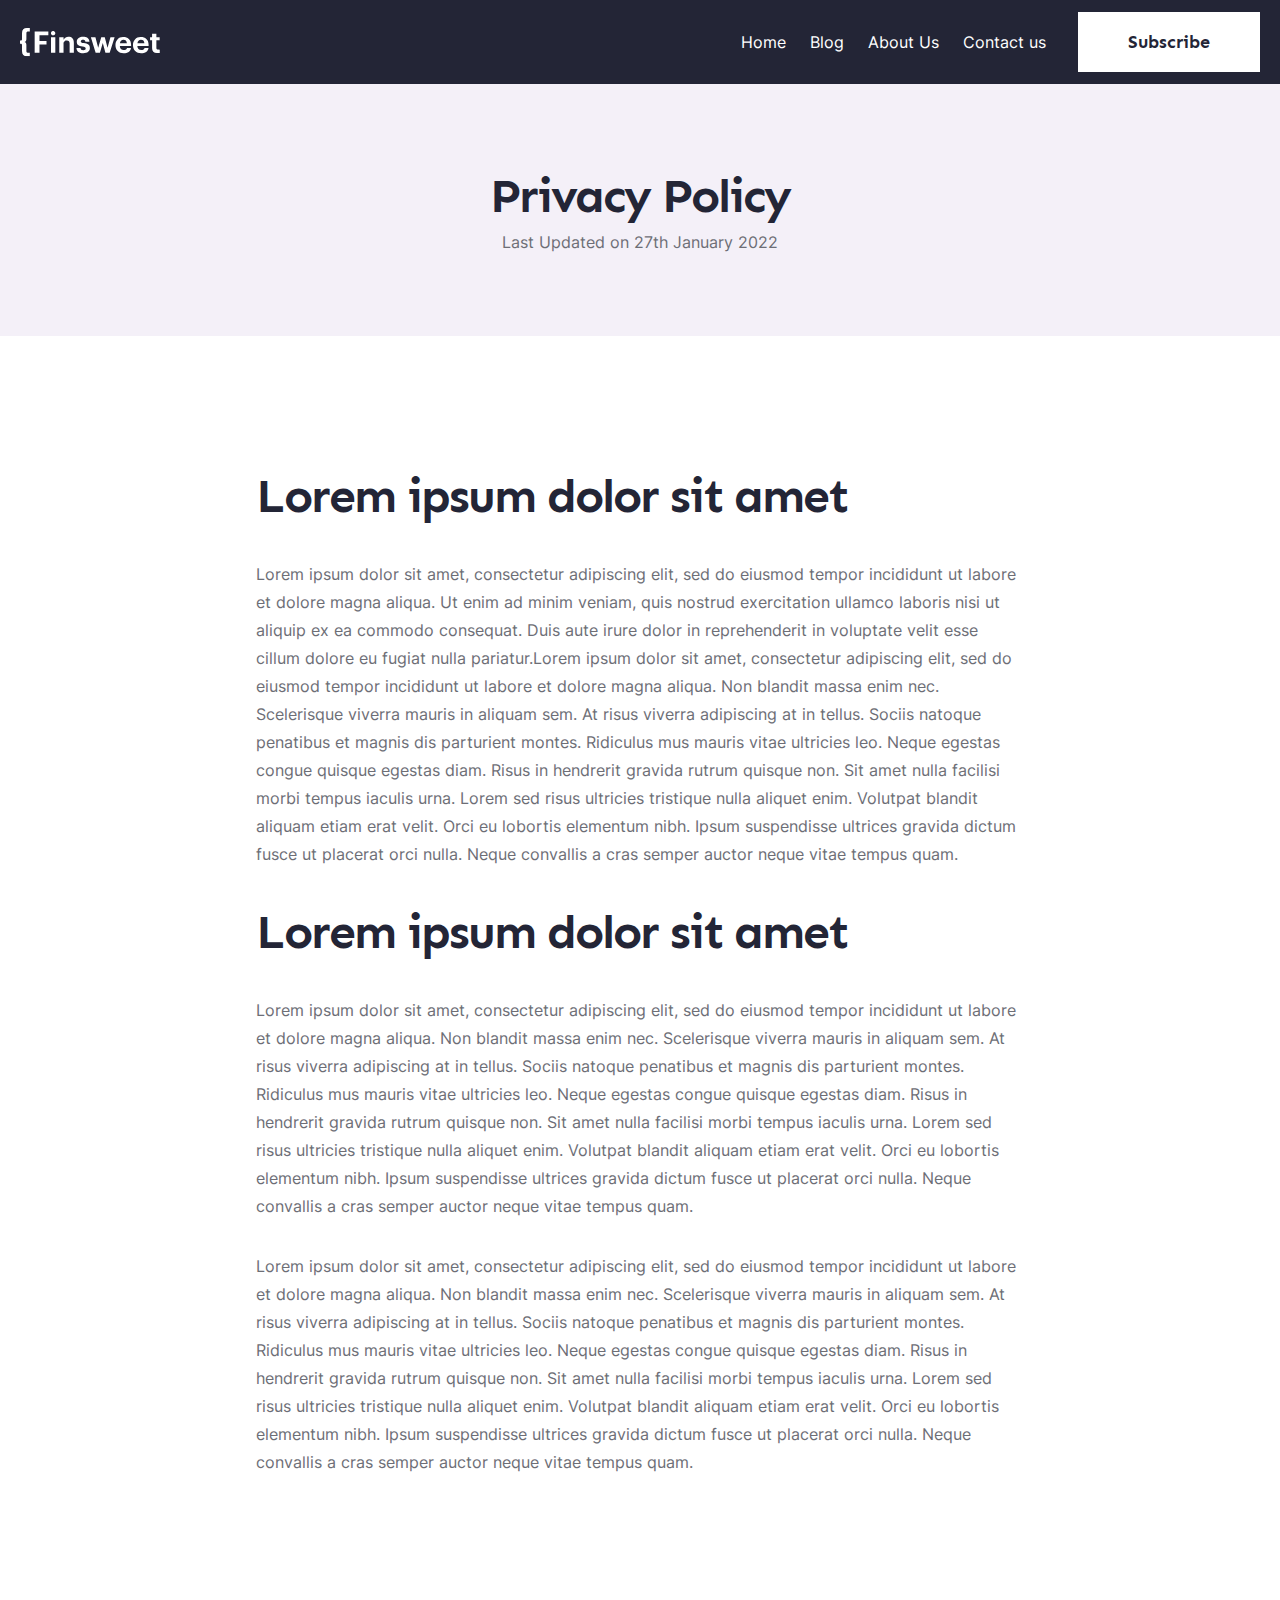
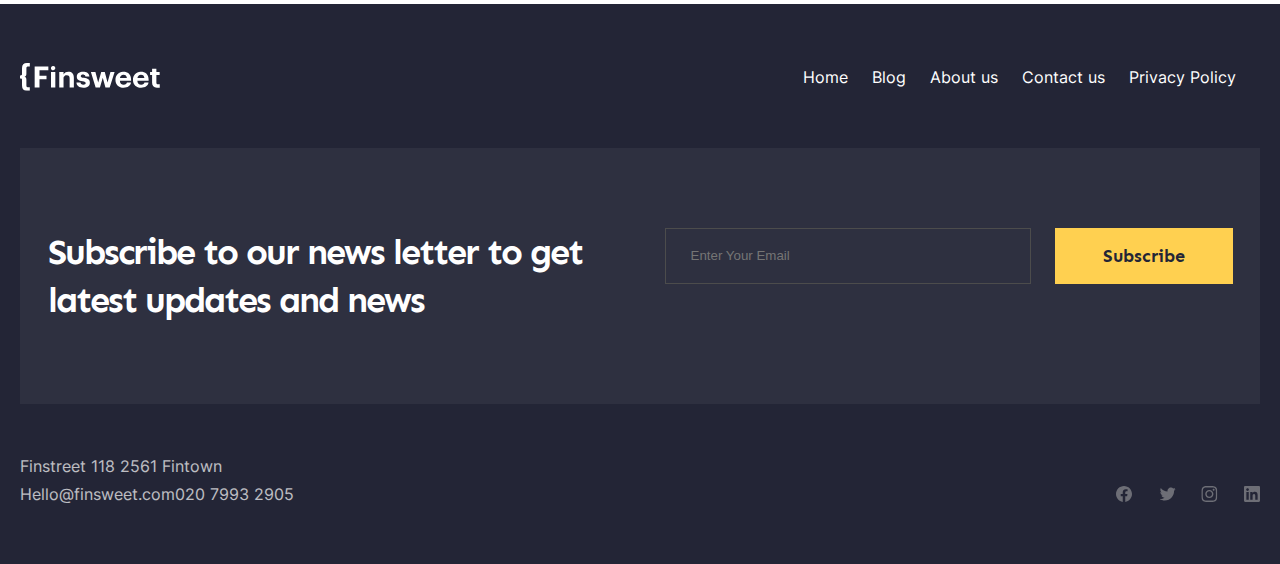
<file: prvacy-policy.html>
<!DOCTYPE html>
<html lang="en">

<head>
  <meta charset="UTF-8">
  <meta name="viewport" content="width=device-width, initial-scale=1.0">
  <link rel="stylesheet" href="./css/main.css">
  <title>Document</title>
</head>

<body>
  <header class="main-header">
    <div class="container main-header__container">
      <div class="main-header__nav-blok">
        <nav class="main-header__nav">
          <ul class="main-header__list">
            <li class="main-header__item">
              <a href="home.html" class="main-header__link">Home</a>
            </li>
            <li class="main-header__item">
              <a href="blog.html" class="main-header__link">Blog</a>
            </li>
            <li class="main-header__item">
              <a href="about-us.html" class="main-header__link">About Us</a>
            </li>
            <li class="main-header__item">
              <a href="contact.html" class="main-header__link">Contact us</a>
            </li>
          </ul>
        </nav>
        <div class="main-header__btn-blok">
          <button class="main-header__btn">Subscribe</button>
        </div>
      </div>
    </div>
  </header>
  <main>
    <section id="privacy">
      <div class="container privacy-container">
        <h2 class="privacy-title">
          Privacy Policy
        </h2>
        <p class="privacy-text">
          Last Updated on 27th January 2022
        </p>
      </div>
    </section>
    <section id="policy">
      <div class="container policy-container">
        <div class="policy-content">
          <h2 class="policy-title">
            Lorem ipsum dolor sit amet
          </h2>
          <p class="policy-text">
            Lorem ipsum dolor sit amet, consectetur adipiscing elit, sed do eiusmod tempor incididunt ut labore et
            dolore magna aliqua. Ut enim ad minim veniam, quis nostrud exercitation ullamco laboris nisi ut aliquip ex
            ea commodo consequat. Duis aute irure dolor in reprehenderit in voluptate velit esse cillum dolore eu fugiat
            nulla pariatur.Lorem ipsum dolor sit amet, consectetur adipiscing elit, sed do eiusmod tempor incididunt ut
            labore et dolore magna aliqua. Non blandit massa enim nec. Scelerisque viverra mauris in aliquam sem. At
            risus viverra adipiscing at in tellus. Sociis natoque penatibus et magnis dis parturient montes. Ridiculus
            mus mauris vitae ultricies leo. Neque egestas congue quisque egestas diam. Risus in hendrerit gravida rutrum
            quisque non. Sit amet nulla facilisi morbi tempus iaculis urna. Lorem sed risus ultricies tristique nulla
            aliquet enim. Volutpat blandit aliquam etiam erat velit. Orci eu lobortis elementum nibh. Ipsum suspendisse
            ultrices gravida dictum fusce ut placerat orci nulla. Neque convallis a cras semper auctor neque vitae
            tempus quam.
          </p>
          <h2 class="policy-title">
            Lorem ipsum dolor sit amet
          </h2>
          <p class="policy-text">
            Lorem ipsum dolor sit amet, consectetur adipiscing elit, sed do eiusmod tempor
            incididunt ut labore et dolore magna aliqua. Non blandit massa enim nec. Scelerisque viverra mauris in
            aliquam sem. At risus viverra adipiscing at in tellus. Sociis natoque penatibus et magnis dis parturient
            montes. Ridiculus mus mauris vitae ultricies leo. Neque egestas congue quisque egestas diam. Risus in
            hendrerit gravida rutrum quisque non. Sit amet nulla facilisi morbi tempus iaculis urna. Lorem sed risus
            ultricies tristique nulla aliquet enim. Volutpat blandit aliquam etiam erat velit. Orci eu lobortis
            elementum nibh. Ipsum suspendisse ultrices gravida dictum fusce ut placerat orci nulla. Neque convallis a
            cras semper auctor neque vitae tempus quam.
          </p>
          <p class="policy-text">
            Lorem ipsum dolor sit amet, consectetur adipiscing elit, sed do eiusmod tempor incididunt ut labore et
            dolore magna aliqua. Non blandit massa enim nec. Scelerisque viverra mauris in aliquam sem. At risus viverra
            adipiscing at in tellus. Sociis natoque penatibus et magnis dis parturient montes. Ridiculus mus mauris
            vitae ultricies leo. Neque egestas congue quisque egestas diam. Risus in hendrerit gravida rutrum quisque
            non. Sit amet nulla facilisi morbi tempus iaculis urna. Lorem sed risus ultricies tristique nulla aliquet
            enim. Volutpat blandit aliquam etiam erat velit. Orci eu lobortis elementum nibh. Ipsum suspendisse ultrices
            gravida dictum fusce ut placerat orci nulla. Neque convallis a cras semper auctor neque vitae tempus quam.
          </p>
        </div>
      </div>
    </section>
  </main>
  <footer class="leg-home">
    <div class="container">
      <div class="leg-home__container">
        <nav class="leg-home__nav">
          <ul class="leg-home__list">
            <li class="leg-home__item">
              <a class="leg-home__link" href="home.html">Home</a>
            </li>
            <li class="leg-home__item">
              <a class="leg-home__link" href="blog.html">Blog</a>
            </li>
            <li class="leg-home__item">
              <a class="leg-home__link" href="about-us.html">About us</a>
            </li>
            <li class="leg-home__item">
              <a class="leg-home__link" href="contact.html">Contact us</a>
            </li>
            <li class="leg-home__item">
              <a class="leg-home__link" href="prvacy-policy.html">Privacy Policy</a>
            </li>
          </ul>
        </nav>
        <div class="leg-home__blok">
          <h2 class="leg-home__title">
            Subscribe to our news letter to get latest updates and news
          </h2>
          <div class="leg-home__box">
            <div class="leg-home__form">
              <form action="#">
                <div>
                  <div class="leg-home__input--blok">
                    <input class="leg-home__input" type="text" placeholder="Enter Your Email">
                  </div>
                </div>
              </form>
            </div>
            <div>
              <button class="leg-home__btn">
                Subscribe
              </button>
            </div>
          </div>
        </div>
        <p class="leg-home__text">
          Finstreet 118 2561 Fintown
        </p>
        <ul class="leg-home__list--email">
          <li>
            <a class="leg-home__link--email" href="Email:Hello@finsweet.com">Hello@finsweet.com</a>
          </li>
          <li class="leg-home__item--media">
            <a class="leg-home__link--email" href="tel: 020 7993 2905"> 020 7993 2905</a>
          </li>
        </ul>
      </div>
    </div>
  </footer>
</body>

</html>
</file>
<file: css/main.css>
@font-face {
    font-display: swap;
    font-family: 'Inter';
    font-style: normal;
    font-weight: 500;
    src: url('../fonts/inter-v12-latin-500.woff2') format('woff2');
}

@font-face {
    font-display: swap;
    font-family: 'Inter';
    font-style: normal;
    font-weight: 600;
    src: url('../fonts/inter-v12-latin-600.woff2') format('woff2');
}

@font-face {
    font-display: swap;
    font-family: 'Inter';
    font-style: normal;
    font-weight: 900;
    src: url('../fonts/inter-v12-latin-900.woff2') format('woff2');
}

@font-face {
    font-display: swap;
    font-family: 'Inter';
    font-style: normal;
    font-weight: 400;
    src: url('../fonts/inter-v12-latin-regular.woff2') format('woff2');
}

@font-face {
    font-display: swap;
    font-family: 'Sen';
    font-style: normal;
    font-weight: 700;
    src: url('../fonts/sen-v7-latin-700.woff2') format('woff2');
}

* {
    box-sizing: border-box;
    margin: 0;
    padding: 0;
}

body {
    font-family: 'Inter';
    color: #6D6E76;
}

a {
    text-decoration: none;
}

ul,
li {
    list-style: none;
}

h1,
h2,
h3,
h4,
h5,
h6,
button {
    font-family: 'Sen';
    font-weight: 700;
    color: #232536;
}

.container {
    max-width: 1320px;
    width: 100%;
    margin-left: auto;
    margin-right: auto;
    padding-left: 20px;
    padding-right: 20px;
}

/* Main header */
.main-header {
    background-color: #232536;
    padding: 12px 0;
}

.main-header__container {
    display: flex;
    justify-content: flex-end;
    align-items: center;
    position: relative;
}

.main-header__container::before {
    content: '';
    width: 140px;
    height: 29px;
    background: url('../images/logo-finsweet.svg') 0 no-repeat;
    position: absolute;
    left: 20px;
}

.main-header__nav-blok {
    max-width: 540px;
    display: flex;
    align-items: center;
}

.main-header__list {
    max-width: 305px;
    display: flex;
}

.main-header__item {
    margin-left: 24px;
}

.main-header__item:nth-child(1) {
    margin-left: 0px;
}

.main-header__link {
    font-weight: 400;
    font-size: 16px;
    line-height: 28px;
    color: #FFFFFF;
}

.main-header__btn {
    font-size: 18px;
    line-height: 24px;
    padding: 16px 48px;
    margin-left: 32px;
    border: 2px solid #FFFFFF;
    background-color: #FFFFFF;
    color: #232536;
    cursor: pointer;
}

.main-header__btn:hover {
    background-color: #232536;
    color: #FFFFFF;
}

/* Font main */
#font-main {
    position: relative;
    height: 720px;
    width: 100%;
    background: url(../images/background-font.png) 0px 0px no-repeat;
    background-size: cover;
    z-index: 1;
}

#font-main::before {
    content: '';
    display: block;
    width: 100%;
    height: 100%;
    position: absolute;
    top: 0;
    left: 0;
    right: 0;
    bottom: 0;
    background: radial-gradient(80.99% 71.93% at 74.58% 0.00%, rgba(0, 0, 0, 0.00) 0%, rgba(0, 0, 0, 0.60) 100%);
    z-index: -1;
}

.font-main__blok {
    max-width: 804px;
    color: #FFFFFF;
    padding: 128px 0 192px 0;
}

.font-main__span-box {
    font-weight: 600;
    font-size: 16px;
    line-height: 20px;
    letter-spacing: 3px;
}

.font-main__span {
    font-weight: 900;
    margin-bottom: 24px;
}

.font-main__title {
    font-size: 56px;
    line-height: 64px;
    letter-spacing: -2px;
    margin-bottom: 24px;
    color: #FFFFFF;
}

.font-main__age {
    font-weight: 400;
    font-size: 16px;
    line-height: 28px;
    margin-bottom: 16px;
}

.font-main__age-span {
    color: #ffd050;
}

.font-main__text {
    font-weight: 400;
    font-size: 16px;
    line-height: 28px;
    margin-bottom: 48px;
}

.font-main__btn {
    background-color: #ffd050;
    padding: 16px 48px;
    border: 0;
    font-size: 18px;
    line-height: 24px;
    cursor: pointer;
}

.font-main__btn:hover {
    background-color: #caa02c;
}

/* Posts */
#posts {
    padding: 128px 0;
}

.post-blok {
    display: flex;
    flex-direction: column;
}

.post-box {
    padding: 32px;
    border: 1px solid #6D6E76;
}

.posts-container {
    display: flex;
    justify-content: space-between;
}

.post-title {
    font-size: 36px;
    line-height: 48px;
    letter-spacing: -2px;
    margin-bottom: 32px;
}

.post-img-box {
    margin-bottom: 32px;
}

.post-age {
    margin-bottom: 16px;
}

.posts-age {
    margin-bottom: 8px;
}

.post-age,
.posts-age {
    font-weight: 500;
    font-size: 14px;
    line-height: 20px;
    color: #4c4c4c;
}

.post-link {
    color: #592EA9;
}

.post-line::before {
    content: '';
    width: 1.5px;
    height: 10px;
    background: #4c4c4c;
    display: inline-block;
    margin: 0 5px;
}

.post-title__title-sub {
    max-width: 669px;
    font-size: 28px;
    line-height: 40px;
    letter-spacing: -1px;
    margin-bottom: 16px;
}

.post-text {
    max-width: 551px;
    font-weight: 400;
    font-size: 16px;
    line-height: 28px;
    margin-bottom: 32px;
}

.post-btn {
    padding: 16px 48px;
    background: #ffd050;
    font-size: 18px;
    line-height: 24px;
    border: 0;
    cursor: pointer;
}

.post-btn:hover {
    background-color: #caa02c;
}

.posts-content {
    display: flex;
    justify-content: space-between;
    align-items: center;
    margin-bottom: 32px;
}

.posts-content__title {
    font-size: 36px;
    line-height: 48px;
    letter-spacing: -2px;
}

.posts-link {
    font-weight: 400;
    font-size: 16px;
    line-height: 28px;
    color: #592EA9;
}

.posts-box {
    padding: 32px 115px 25px 32px;
    cursor: pointer;
}

.posts-box:hover {
    background: #FBF6EA;
}

.posts-title {
    max-width: 369px;
    font-size: 24px;
    line-height: 32px;
}

/* Content */
.content-container {
    background: #F4F0F8;
    display: flex;
    justify-content: space-evenly;
    padding: 98px 0 96px 0;
}

.content-span {
    font-weight: 600;
    font-size: 16px;
    line-height: 20px;
    letter-spacing: 3px;
    margin-bottom: 24px;
    display: block;
}

.content-title {
    max-width: 492px;
    font-size: 36px;
    line-height: 48px;
    letter-spacing: -2px;
    margin-bottom: 16px;
}

.content-text {
    max-width: 515px;
    font-weight: 400;
    font-size: 16px;
    line-height: 28px;
}

.content-text:nth-last-child(2) {
    margin-bottom: 16px;
}

.content-link {
    font-family: 'Sen';
    font-weight: 700;
    font-size: 18px;
    line-height: 32px;
    color: #592EA9;
}

.content-valuable__title {
    max-width: 481px;
    font-size: 28px;
    line-height: 40px;
    letter-spacing: -1px;
    margin-bottom: 16px;
}

/* Catagory */
#catagory {
    padding: 128px 0;
}

.catagory-title {
    font-size: 36px;
    line-height: 48px;
    letter-spacing: -2px;
    text-align: center;
    margin-bottom: 48px;
}

.catagory-item {
    max-width: 296px;
    max-height: 228px;
    padding: 96px 32px 32px 32px;
    border: 1px solid #6d6e764d;
    position: relative;
}

.catagory-item:hover {
    background-color: #FFD050;
}

.catagory-card {
    max-width: 232px;
}

.catagory-card__title {
    font-size: 28px;
    line-height: 40px;
    letter-spacing: -1px;
    margin-bottom: 4px;
}

.catagory-item:before {
    content: '';
    width: 48px;
    height: 48px;
    display: inline-block;
    background-color: #FBF6EA;
    margin-bottom: 0px;
    border-radius: 4px;
    background-repeat: no-repeat;
    background-position: center;
    position: absolute;
    top: 32px;
    left: 32px;
}

.catagory-item:nth-child(1)::before {
    background-image: url('../images/businss.svg');
}

.catagory-item:nth-child(2)::before {
    background-image: url('../images/startup.svg');
}

.catagory-item:nth-child(3)::before {
    background-image: url('../images/economy.svg');
}

.catagory-item:nth-child(4)::before {
    background-image: url('../images/technology.svg');
}

.catagory-card__text {
    font-weight: 400;
    font-size: 16px;
    line-height: 28px;
}

.catagory-list {
    display: flex;
    justify-content: space-between;
}

/* Passion */
#passion {
    padding-bottom: 128px;
}

.passion-container {
    display: flex;
    position: relative;
}

.passion-content {
    max-width: 706px;
    background: #FFFFFF;
    padding: 80px;
    position: absolute;
    right: 0;
    bottom: 0;
}

.passion-span {
    font-weight: 600;
    font-size: 16px;
    line-height: 20px;
    letter-spacing: 3px;
}

.passion-title {
    max-width: 546px;
    font-size: 48px;
    line-height: 64px;
    letter-spacing: -2px;
}

.passion-text {
    max-width: 546px;
    font-weight: 400;
    font-size: 16px;
    line-height: 28px;
}

.passion-btn {
    padding: 16px 48px;
    background: #FFD050;
    font-size: 18px;
    line-height: 24px;
    cursor: pointer;
    border: 0;
}

.passion-btn:hover {
    background: #dfb235;
}

/* Authors */
#authors {
    padding-bottom: 96px;
}

.authors-blok {
    margin-bottom: 96px;
}

.authors-title {
    font-size: 36px;
    line-height: 48px;
    letter-spacing: -2px;
    text-align: center;
    margin-bottom: 48px;
}

.authors-card__list {
    display: flex;
    justify-content: space-between;
    flex-wrap: wrap;
    align-items: center;
    text-align: center;
}

.authors-card__item {
    background: #F4F4F4;
    padding: 40px 28px;
}

.authors-card__item:hover {
    background: #FBF6EA;
}

.authors-card__item:after {
    content: '';
    width: 112px;
    height: 16px;
    display: inline-block;
    background-image: url('../images/wrapper.svg');
    background-repeat: no-repeat;
    background-position: center;
}

.authors-card__img {
    margin-bottom: 20px;
}

.authors-card__title {
    font-size: 28px;
    line-height: 40px;
    letter-spacing: -1px;
}

.authors-card__text {
    width: 240px;
    font-weight: 400;
    font-size: 14px;
    line-height: 20px;
    margin-bottom: 20px;
}

.authors-sponsors {
    max-width: 1237px;
    display: flex;
    justify-content: space-between;
    align-items: flex-end;
    margin: 0 auto;
}

.authors-sponsors::after {
    content: '';
    width: 1015px;
    height: 32px;
    display: inline-block;
    background: url('../images/logoipsum1.svg') no-repeat, url('../images/logoipsum2.svg') 236px no-repeat, url('../images/logoipsum3.svg') 444px no-repeat, url('../images/logoipsum4.svg') 652px no-repeat, url('../images/logoipsum5.svg') right no-repeat;
}

.authors-sponsors__span {
    font-weight: 400;
    font-size: 14px;
    line-height: 20px;
}

.authors-sponsors__title {
    font-size: 24px;
    line-height: 24px;
}

/* Commentary */
#commentary {
    padding-bottom: 128px;
}

.commentary-testimonials {
    max-width: 349px;
    position: relative;
}

.commentary-testimonials::before {
    content: '';
    width: 1px;
    height: 310px;
    opacity: 0.4;
    background: #6D6E76;
    position: absolute;
    right: -80px;
}

.commentary-testimonials__span {
    max-width: 153px;
    font-weight: 600;
    font-size: 16px;
    line-height: 20px;
    letter-spacing: 3px;
    margin-bottom: 12px;
}

.commentary-testimonials__title {
    max-width: 345px;
    font-size: 36px;
    line-height: 48px;
    letter-spacing: -2px;
    margin-bottom: 16px;
}

.commentary-testimonials__text {
    max-width: 349px;
    font-weight: 400;
    font-size: 16px;
    line-height: 28px;
}

.commentary-client__title {
    max-width: 469px;
    font-size: 24px;
    line-height: 32px;
    margin-bottom: 121px;
}

.commentary-client__our {
    max-width: 270px;
    display: flex;
}

.commentary-client__img {
    margin-right: 16px;
}

.commentary-client__title--name {
    font-size: 24px;
    line-height: 32px;
}

.commentary-client__text {
    font-weight: 400;
    font-size: 16px;
    line-height: 28px;
}

.commentary-container {
    display: flex;
    justify-content: space-around;
    padding: 80px 0 75px 0;
    background: #FBF6EA;
}

.commentary-client__box {
    display: flex;
    justify-content: space-between;
    align-items: center;
}

.commentary-client__btn {
    padding: 25px;
    border-radius: 50%;
    border: 0px;
    background-color: #FFFFFF;
    cursor: pointer;
    background-repeat: no-repeat;
    background-position: center;
}

.commentary-client__btn:nth-child(2) {
    background-image: url('../images/arrow-right2.svg');
}

.commentary-client__btn:nth-child(2):active {
    background: #232536;
    transform: scale(1.3);
    background-image: url('../images/arrow-right1.svg');
    background-repeat: no-repeat;
    background-position: center;
}

.commentary-client__btn:nth-child(1) {
    margin-right: 24px;
    background-image: url('../images/arrow-left1.svg');
}

.commentary-client__btn:nth-child(1):active {
    background: #232536;
    transform: scale(1.3);
    background-image: url('../images/arrow-left2.svg');
    background-repeat: no-repeat;
    background-position: center;
}

.commentary-client__btn:nth-child(2)::before {
    content: '';
    background-image: url('../images/arrow-right1.svg');
}

/* Team */
#team {
    padding-bottom: 128px;
}

.team-container {
    max-width: 414px;
    text-align: center;
    margin: 0 auto;
}

.team-title {
    font-size: 36px;
    line-height: 48px;
    letter-spacing: -2px;
    margin-bottom: 16px;
}

.team-text {
    font-weight: 400;
    font-size: 16px;
    line-height: 28px;
    margin-bottom: 92px;
}

.team-btm {
    padding: 16px 48px;
    background: #FFD050;
    font-size: 18px;
    line-height: 24px;
    border: 0;
    cursor: pointer;
}

.team-btm:hover {
    background: #caa02c;
}

/* Leg home */
.leg-home {
    background: #232536;
}

.leg-home__container {
    padding: 59px 0 56px 0;
}

.leg-home__list {
    display: flex;
    justify-content: flex-end;
    align-items: center;
    margin-bottom: 57px;
}

.leg-home__nav {
    position: relative;
}

.leg-home__nav::before {
    content: '';
    width: 140px;
    height: 28.5px;
    background: url('../images/LogoBlog.svg');
    display: inline-block;
    position: absolute;
    bottom: 0;
}

.leg-home__item {
    margin-right: 24px;
}

.leg-home__link {
    font-weight: 400;
    font-size: 16px;
    line-height: 28px;
    color: #FFFFFF;
}

.leg-home__link:not(:nth-child(5)) {
    margin-right: 0px;
}

.leg-home__blok {
    display: flex;
    justify-content: space-around;
    background: #2E3040;
    padding: 80px 0;
}

.leg-home__title {
    max-width: 562px;
    font-size: 36px;
    line-height: 48px;
    letter-spacing: -2px;
    color: #FFFFFF;
}

.leg-home__box {
    display: flex;
    align-items: flex-start;
}

.leg-home__input {
    padding: 19.3px 162px 19.3px 25px;
    margin-right: 24px;
    background: #2E3040;
    border: 1px solid #4C4C4C;
}

.leg-home__btn {
    padding: 16px 48px;
    background: #FFD050;
    font-size: 18px;
    line-height: 24px;
    border: 0;
    cursor: pointer;
}

.leg-home__btn:hover {
    background: #caa02c;
    color: #353849;
}

.leg-home__text {
    margin-top: 48px;
}

.leg-home__list--email {
    display: flex;
    align-items: center;
    position: relative;
}

.leg-home__link--email,
.leg-home__text {
    font-weight: 400;
    font-size: 16px;
    line-height: 28px;
    color: #FFFFFF;
    opacity: 0.7;
}

.leg-home__list--email::after {
    content: '';
    width: 144px;
    height: 16px;
    background: url('../images/template1.svg') 0 no-repeat, url('../images/template2.svg') 42.67px no-repeat, url('../images/template3.svg') 85.33px no-repeat, url('../images/template4.svg') right no-repeat;
    display: inline-block;
    position: absolute;
    right: 0;
}

/* Blog main */
#blog-main {
    background: #F4F0F8;
    padding: 80px 0;
}

.blog-main__container {
    display: flex;
    justify-content: space-between;
    align-items: center;
}

.blog-main__box {
    max-width: 624px;
}

.blog-main__span {
    font-weight: 500;
    font-size: 16px;
    line-height: 20px;
    letter-spacing: 3px;
    margin-bottom: 20px;
}

.blog-main__title {
    font-size: 36px;
    line-height: 48px;
    letter-spacing: -2px;
    margin-bottom: 16px;
}

.blog-main__age--box {
    font-weight: 500;
    font-size: 14px;
    line-height: 20px;
    color: #4C4C4C;
    margin-bottom: 16px;
    display: inline-block;
}

.blog-main__age {
    color: #592EA9;
}

.blog-main__text {
    font-weight: 400;
    font-size: 16px;
    line-height: 28px;
    margin-bottom: 32px;
}

.blog-main__btn {
    font-size: 18px;
    line-height: 24px;
    background: #FFD050;
    padding: 16px 48px;
    border: 0;
    cursor: pointer;
}

.blog-main__btn:active {
    background: #caa02c;
}

.blog-main__imgbox {
    max-width: 515px;
    width: 100%;
}

.blog-main__img {
    width: 100%;
}

/* All posts */
.all-posts__title {
    max-width: 1280px;
    width: 100%;
    font-size: 48px;
    line-height: 64px;
    letter-spacing: -2px;
    margin-bottom: 64px;
    position: relative;
}

.all-posts__title::after {
    content: '';
    width: 100%;
    height: 1px;
    background: #6D6E76;
    opacity: 0.3;
    display: inline-block;
    position: absolute;
    left: 0;
    bottom: -32px;
}

.all-posts__blok {
    display: flex;
    align-items: center;
    margin-bottom: 64px;
}

.all-posts__blok:nth-child(6) {
    margin-bottom: 0px;
}

.all-posts__content {
    max-width: 624px;
    margin-left: 32px;
}

.all-posts__img--box {
    max-width: 490px;
    width: 100%;
}

.all-posts__img {
    width: 100%;
}

.all-posts__link {
    text-transform: uppercase;
    font-weight: 600;
    font-size: 16px;
    line-height: 20px;
    letter-spacing: 3px;
    color: #592EA9;
    margin-bottom: 20px;
}

.all-posts__content--title {
    font-size: 36px;
    line-height: 48px;
    letter-spacing: -2px;
    margin-bottom: 16px;
}

.all-posts__text {
    font-weight: 400;
    font-size: 16px;
    line-height: 28px;
}

/* All categories */
#all-categories {
    padding: 64px 0;
}

.all-categories__link {
    background: #FFFFFF;
    border: 0;
    font-family: 'Sen';
    font-weight: 700;
    font-size: 24px;
    line-height: 32px;
    color: #6D6E76;
    cursor: pointer;
}

.all-categories__link:active {
    transform: scale(1.17);
    color: #232536;
}

.all-categories__link:nth-child(1) {
    margin-right: 17px;
}

.all-categories__link--box {
    text-align: center;
    margin-bottom: 64px;
}

.all-categories__title {
    font-size: 36px;
    line-height: 48px;
    letter-spacing: -2px;
    margin-bottom: 48px;
}

/* Our story */
#our-story {
    padding: 64px 0 128px 0;
}

.our-story__text {
    margin-bottom: 0;
    margin-bottom: 32px;
}

/* Leg blog */
.leg-blog {
    background: #232536;
}

/* Blog post */
#blog-post__main {
    padding: 128px 0 32px 0;
}

.blog-post__container {
    max-width: 768px;
    margin-left: auto;
    margin-right: auto;
    display: flex;
    justify-content: center;
}

.blog-post__box {
    max-width: 288px;
    display: flex;
    align-items: center;
    margin-bottom: 24px;
}

.blog-post__age {
    max-width: 224px;
    margin-left: 16px;
}

.blog-post__name {
    font-size: 28px;
    line-height: 40px;
    letter-spacing: -1px;
}

.blog-post__age--box {
    font-weight: 400;
    font-size: 16px;
    line-height: 28px;
}

.blog-post__title {
    font-size: 48px;
    line-height: 64px;
    letter-spacing: -2px;
    margin-bottom: 34px;
}

.blog-post__span {
    max-width: 120px;
    font-size: 24px;
    line-height: 32px;
    padding-left: 32px;
    position: relative;
    display: flex;
    align-items: center;
}

.blog-post__span::before {
    content: '';
    width: 24px;
    height: 24px;
    background: url('../images/startup.svg') no-repeat;
    display: inline-block;
    position: absolute;
    left: 0;
}

/* Management */
#management {
    padding: 32px 0 64px 0;
}

.management-content {
    margin: 0 auto;
}

.management-img__box {
    margin-bottom: 64px;
}

.management-img {
    max-width: 1280px;
}

.management-content {
    max-width: 843px;
}

.management-title {
    font-size: 36px;
    line-height: 48px;
    letter-spacing: -2px;
    margin-bottom: 16px;
}

.management-text {
    font-weight: 400;
    font-size: 16px;
    line-height: 28px;
}

.management-text:nth-child(2),
.management-text:nth-child(7) {
    margin-bottom: 48px;
}

.management-text:nth-child(4),
.management-text:nth-child(5) {
    margin-bottom: 24px;
}

.management-list {
    margin-bottom: 24px;
}

.management-item {
    list-style: disc;
    font-family: 'Sen';
    font-weight: 700;
    font-size: 24px;
    line-height: 32px;
    color: #161722;
    margin-left: 20px;
    margin-bottom: 2px;
}

.management-item:nth-child(3) {
    margin-bottom: 0;
}

/* Read next */
#read-next {
    padding: 64px 0;
}

.read-next__title {
    font-size: 36px;
    line-height: 48px;
    letter-spacing: -2px;
    margin-bottom: 64px;
}

.read-next__img--box {
    margin-bottom: 32px;
}

.read-next__img {
    max-width: 405px;
}

.read-next__content {
    max-width: 405px;
}

.read-next__span {
    font-weight: 500;
    font-size: 14px;
    line-height: 20px;
    color: #4C4C4C;
    margin-bottom: 16px;
}

.read-next__link {
    color: #592EA9;
}

.read-next__line::before {
    content: '';
    background: #4C4C4C;
    width: 2px;
    height: 11px;
    display: inline-block;
    margin: 0 10px;
}

.read-next__title--sub {
    font-size: 28px;
    line-height: 40px;
    letter-spacing: -1px;
    margin-bottom: 16px;
}

.read-next__text {
    font-weight: 400;
    font-size: 16px;
    line-height: 28px;
    color: #232536;
    opacity: 0.7;
}

.read-next__blok {
    display: flex;
    justify-content: space-between;
    align-items: center;
}

.read-next__container {
    width: 100%;
    padding-bottom: 64px;
    position: relative;
}

.read-next__container::after {
    content: '';
    width: 100%;
    height: 1px;
    opacity: 0.30000001192092896;
    background: #6D6E76;
    display: inline-block;
    position: absolute;
    bottom: 0;
}

/* Blog post team */
#blog-post__team {
    padding: 64px 0 128px 0;
}

/* About us */
#about-us__main {
    padding: 64px 0;
}

.about-us__team {
    display: flex;
    justify-content: flex-end;
    align-items: center;
    margin-right: 38px;
}

.about-us__team--box {
    max-width: 624px;
    padding: 0 64px 64px 64px;
}

.about-us__team--span {
    font-weight: 500;
    font-size: 16px;
    line-height: 20px;
    letter-spacing: 3px;
    margin-bottom: 16px;
}

.about-us__team--title {
    max-width: 496px;
    font-size: 48px;
    line-height: 64px;
    letter-spacing: -2px;
}

.about-us__team--text {
    max-width: 477px;
    font-weight: 400;
    font-size: 16px;
    line-height: 28px;
    color: #4C4C4C;
    margin-left: 32px;
}

/* About us users */
.about-us__users--box__img {
    max-height: 444px;
    height: 100%;
}

.about-us__users--img {
    max-height: 444px;
    height: 100%;
}

.about-us__users {
    position: relative;
}

.about-us__users--quantity {
    max-width: 630px;
    display: flex;
    background: #FFD050;
    position: absolute;
    bottom: 23px;
    left: 109px;
}

.about-us__main--box {
    max-width: 210px;
    padding: 32px 34px;
}

.about-us__users--title {
    font-size: 56px;
    line-height: 64px;
    letter-spacing: -2px;
}

.about-us__users--text {
    font-weight: 400;
    font-size: 16px;
    line-height: 28px;
    color: #232536;
}

.about-us__users--line::before {
    content: '';
    width: 100%;
    max-width: 311px;
    height: 23px;
    background: #592EA9;
    display: block;
    position: absolute;
    left: 109px;
    bottom: 0px;
}

.about-us__users--line__sub::before {
    content: '';
    max-width: 550px;
    width: 100%;
    height: 23px;
    background: #FFD050;
    display: block;
    position: absolute;
    left: 420px;
    bottom: 0px;
}

/* About us commentary */
.about-us__commentary--blok {
    background: #F4F0F8;
    display: flex;
    justify-content: center;
    align-items: center;
    padding: 128px 0 64px 0;
}

.about-us__commentary--box {
    max-width: 516px;
}

.about-us__commentary--box:nth-child(1) {
    margin-right: 32px;
}

.about-us__commentary--span {
    font-weight: 600;
    font-size: 16px;
    line-height: 20px;
    letter-spacing: 3px;
    display: block;
    margin-bottom: 24px;
}

.about-us__commentary--title {
    font-size: 28px;
    line-height: 40px;
    letter-spacing: -1px;
    margin-bottom: 16px;
}

/* Creatives */
#creatives {
    padding: 64px 0;
}

.creatives-blok,
.creatives-cause {
    display: flex;
    justify-content: space-between;
    align-items: center;
}

.creatives-cause {
    flex-direction: row-reverse;
}

.creatives-box {
    max-width: 519px;
}

.creatives-title {
    font-size: 36px;
    line-height: 48px;
    letter-spacing: -2px;
    margin-bottom: 16px;
}

.creatives-secondary__title {
    font-size: 24px;
    line-height: 32px;
    margin-bottom: 16px;
}

.creatives-text {
    font-weight: 400;
    font-size: 16px;
    line-height: 28px;
}

.creatives-img__blok,
.cause-img__blok {
    position: relative;
}

.cause-img__blok::before {
    content: '';
    max-width: 74px;
    width: 100%;
    max-height: 74px;
    height: 100%;
    display: block;
    background: #592EA9;
    border-radius: 50%;
    position: absolute;
    bottom: -37px;
    left: 107px;
}

.creatives-img__blok::before {
    content: '';
    max-width: 103px;
    width: 100%;
    max-height: 116px;
    height: 100%;
    display: block;
    background: #FFD050;
    border-radius: 40px 0 0 0;
    position: absolute;
    left: -57px;
    top: 115px;
}

.creatives-img {
    max-width: 624px;
    width: 100%;
}

#cause {
    padding: 64px 0;
}

/* List authors */
#list-authors {
    padding: 64px 0 32px 0;
}

.list-authors__item {
    margin-bottom: 32px;
}

#about-us__team {
    padding: 64px 0 128px 0;
}

/* Business */
#business {
    background: #F4F0F8;
    padding: 80px 0;
}

.business-container {
    display: flex;
    justify-content: center;
}

.business-blok {
    max-width: 515px;
    text-align: center;
}

.business-title {
    font-size: 56px;
    line-height: 64px;
    letter-spacing: -2px;
    margin-bottom: 16px;
}

.business-text {
    font-weight: 400;
    font-size: 16px;
    line-height: 28px;
    margin-bottom: 32px;
}

.business-text__second {
    font-weight: 500;
    font-size: 16px;
    line-height: 20px;
    letter-spacing: 3px;
}

/* Categories main */
#categories-main {
    padding: 128px 0;
}

.categories-main__container {
    display: flex;
    justify-content: space-between;
}

.categories-main__box {
    max-width: 838px;
    width: 100%;
    display: flex;
    align-items: center;
    margin-bottom: 32px;
}

.categories-main__img--blok {
    margin-right: 32px;
}

.categories-main__box:nth-child(4) {
    margin-bottom: 0;
}

.categories-main__content {
    max-width: 512px;
}

.categories-main__link {
    font-weight: 600;
    font-size: 16px;
    line-height: 20px;
    letter-spacing: 3px;
    color: #592EA9;
}

.categories-main__title {
    font-size: 36px;
    line-height: 48px;
    letter-spacing: -2px;
    margin-bottom: 40px;
}

.categories-main__text {
    font-weight: 400;
    font-size: 16px;
    line-height: 28px;
}

.categories-main__second--title__box {
    max-width: 296px;
    width: 100%;
    padding: 28px 111px 28px 88px;
    border: 1.5px solid #C1C1C3;
    position: relative;
    display: flex;
    align-items: center;
    margin-bottom: 24px;
}

.categories-main__second--title__box::before {
    content: '';
    max-width: 48px;
    width: 100%;
    max-height: 48px;
    height: 100%;
    display: block;
    border-radius: 7px;
    background: #FBF6EA;
    background-repeat: no-repeat;
    background-position: center;
    position: absolute;
    left: 24px;
}

.categories-main__second--title__box:nth-child(2)::before {
    background-image: url('../images/startup.svg');
}

.categories-main__second--title__box:nth-child(3)::before {
    background-image: url('../images/businss.svg');
}

.categories-main__second--title__box:nth-child(4)::before {
    background-image: url('../images/economy.svg');
}

.categories-main__second--title__box:nth-child(5)::before {
    background-image: url('../images/technology.svg');
}

.categories-main__second--title__box:nth-child(5) {
    margin-bottom: 0;
    margin-bottom: 48px;
}

.categories-main__second--title__box:hover {
    background: #FFD050;
}

.categories-main__second--title {
    max-width: 97px;
    width: 100%;
    font-size: 28px;
    line-height: 40px;
    letter-spacing: -1px;
}

.categories-main__third--title {
    font-size: 36px;
    line-height: 48px;
    letter-spacing: -2px;
    margin-bottom: 24px;
}

.categories-main__second--blok {
    max-width: 298px;
    width: 100%;
}

.btn-blok {
    display: flex;
    justify-content: space-between;
    margin-bottom: 16px;
}

.btn-blok:nth-child(9) {
    margin-bottom: 0;
}

.btn {
    font-size: 14px;
    line-height: 32px;
    border-radius: 28px;
    background: #FFFFFF;
    border: 2px solid #6D6E76;
}

.first-btn {
    padding: 8px 38px;
}

.second-btn {
    padding: 8px 37px;
}

.third-btn {
    padding: 8px 28.5px;
}

.fourth-btn {
    padding: 8px 51.5px;
}

.fifth-btn {
    padding: 8px 54px;
}

.sixth-btn {
    padding: 8px 39px 8px 38px;
}

/* Blogger */
#blogger {
    background: #F4F0F8;
    padding: 128px 0;
}

.blogger-box {
    max-width: 948px;
    display: flex;
    justify-content: center;
    align-items: flex-start;
    margin-left: 120px;
    position: relative;
}



.blogger-content {
    max-width: 669px;
    width: 100%;
    margin-left: 32px;
}

.blogger-line::after {
    content: '';
    max-width: 813px;
    width: 100%;
    height: 24px;
    background: #FFD050;
    display: block;
    position: absolute;
    left: 0;
    bottom: -128px;
}

.blogger-line__second {
    content: '';
    max-width: 272px;
    width: 100%;
    height: 24px;
    background: #592EA9;
    display: block;
    position: absolute;
    right: -75px;
    bottom: -128px;
}

.blogger-text::after {
    content: '';
    width: 144px;
    height: 16px;
    background: url('../images/template1.svg') 0 no-repeat, url('../images/template2.svg') 42.67px no-repeat, url('../images/template3.svg') 85.33px no-repeat, url('../images/template4.svg') right no-repeat;
    display: inline-block;
    position: absolute;
    left: 0;
    bottom: -40px;
}

.blogger-title {
    font-size: 48px;
    line-height: 64px;
    letter-spacing: -2px;
    margin-bottom: 24px;
}

.blogger-text {
    font-weight: 400;
    font-size: 16px;
    line-height: 28px;
    display: flex;
    align-items: center;
    position: relative;
}

/* My posts */
#my-posts {
    padding: 128px 0;
}

.my-posts__title {
    font-size: 48px;
    line-height: 64px;
    letter-spacing: -2px;
    margin-bottom: 64px;
}

.my-posts__img--blok {
    margin-right: 32px;
}

.my-posts__blok:nth-child(2) {
    margin-bottom: 64px;
}

.my-posts__blok {
    display: flex;
    align-items: center;
}

.my-posts__content {
    max-width: 580px;
}

.my-posts__link {
    font-weight: 600;
    font-size: 16px;
    line-height: 20px;
    letter-spacing: 3px;
    color: #592EA9;
    margin-bottom: 20px;
}

.my-posts__second--title {
    font-size: 36px;
    line-height: 48px;
    letter-spacing: -2px;
    margin-bottom: 16px;
}

.my-posts__text {
    font-weight: 400;
    font-size: 16px;
    line-height: 28px;
}

/* Contact */
#contact {
    padding: 128px 0 32px 0;
}

.contact-container {
    display: flex;
    justify-content: center;
}

.contact-box {
    max-width: 768px;
    text-align: center;
}

.contact-text {
    font-weight: 900;
    font-size: 16px;
    line-height: 20px;
    letter-spacing: 3px;
}

.contact-title {
    font-size: 48px;
    line-height: 64px;
    letter-spacing: -2px;
}

.contact-second__text {
    font-weight: 400;
    font-size: 16px;
    line-height: 28px;
}

/* Data contact */
#data-contact {
    padding: 32px 0 16px 0;
}

.data-contact__container {
    display: flex;
    justify-content: center;
}

.data-contact__blok {
    background: #592EA9;
    max-width: 768px;
    width: 100%;
    display: flex;
    padding: 48px 74px 48px 64px;
}

.data-contact__box {
    max-width: 294px;
    width: 100%;
    color: #FFFFFF;
}

.data-contact__box:nth-child(1) {
    margin-right: 42px;
}

.data-contact__text {
    font-weight: 400;
    font-size: 14px;
    line-height: 20px;
    opacity: 0.6;
    margin-bottom: 32px;
    position: relative;
}

.data-contact__text::after {
    content: '';
    max-width: 294px;
    width: 100%;
    height: 1px;
    background: #FFFFFF;
    opacity: 0.1;
    display: block;
    position: absolute;
    bottom: -16px;
}

.data-contact__title {
    font-size: 20px;
    line-height: 32px;
    color: #FFFFFF;
}

.data-contact__second--text {
    font-weight: 400;
    font-size: 16px;
    line-height: 28px;
    color: #FFFFFF;
    opacity: 0.6;
}

/* Login */
#login {
    padding: 16px 0 113px 0;
}

.login-container {
    display: flex;
    justify-content: center;
}

.login-blok {
    max-width: 768px;
    width: 100%;
}

.login input,
textarea,
select {
    width: 100%;
    margin-bottom: 15px;
    padding: 24px;
    font-weight: 400;
    font-size: 16px;
    line-height: 28px;
    color: #232536;
    opacity: 1;
}

.login-btn input {
    background: #FFD050;
    border: 2px solid #FFD050;
    font-family: Sen;
    font-size: 24px;
    font-weight: 700;
    line-height: 32px;
}

textarea {
    resize: none;
    color: #232536;
    font-size: 16px;
    font-family: 'Inter';
    font-weight: 400;
    line-height: 28px;
}

/* Privacy */
#privacy {
    background: #F4F0F8;
    padding: 80px 0;
}

.privacy-container {
    text-align: center;
}

.privacy-title {
    font-size: 48px;
    line-height: 64px;
    letter-spacing: -2px;
}

.privacy-text{
    font-weight: 400;
    font-size: 16px;
    line-height: 28px;
}

/* Policy */
#policy {
    padding: 128px 0;
}

.policy-container {
    display: flex;
    justify-content: center;
}

.policy-content {
    max-width: 768px;
    width: 100%;
}

.policy-title {
    font-size: 48px;
    line-height: 64px;
    letter-spacing: -2px;
    margin-bottom: 32px;
}

.policy-text {
    font-weight: 400;
    font-size: 16px;
    line-height: 28px;
    margin-bottom: 32px;
}

.policy-text:nth-child(5) {
    margin-bottom: 0;
}

.policy-br {
    padding-top: 32px;
    display: block;
}
</file>
